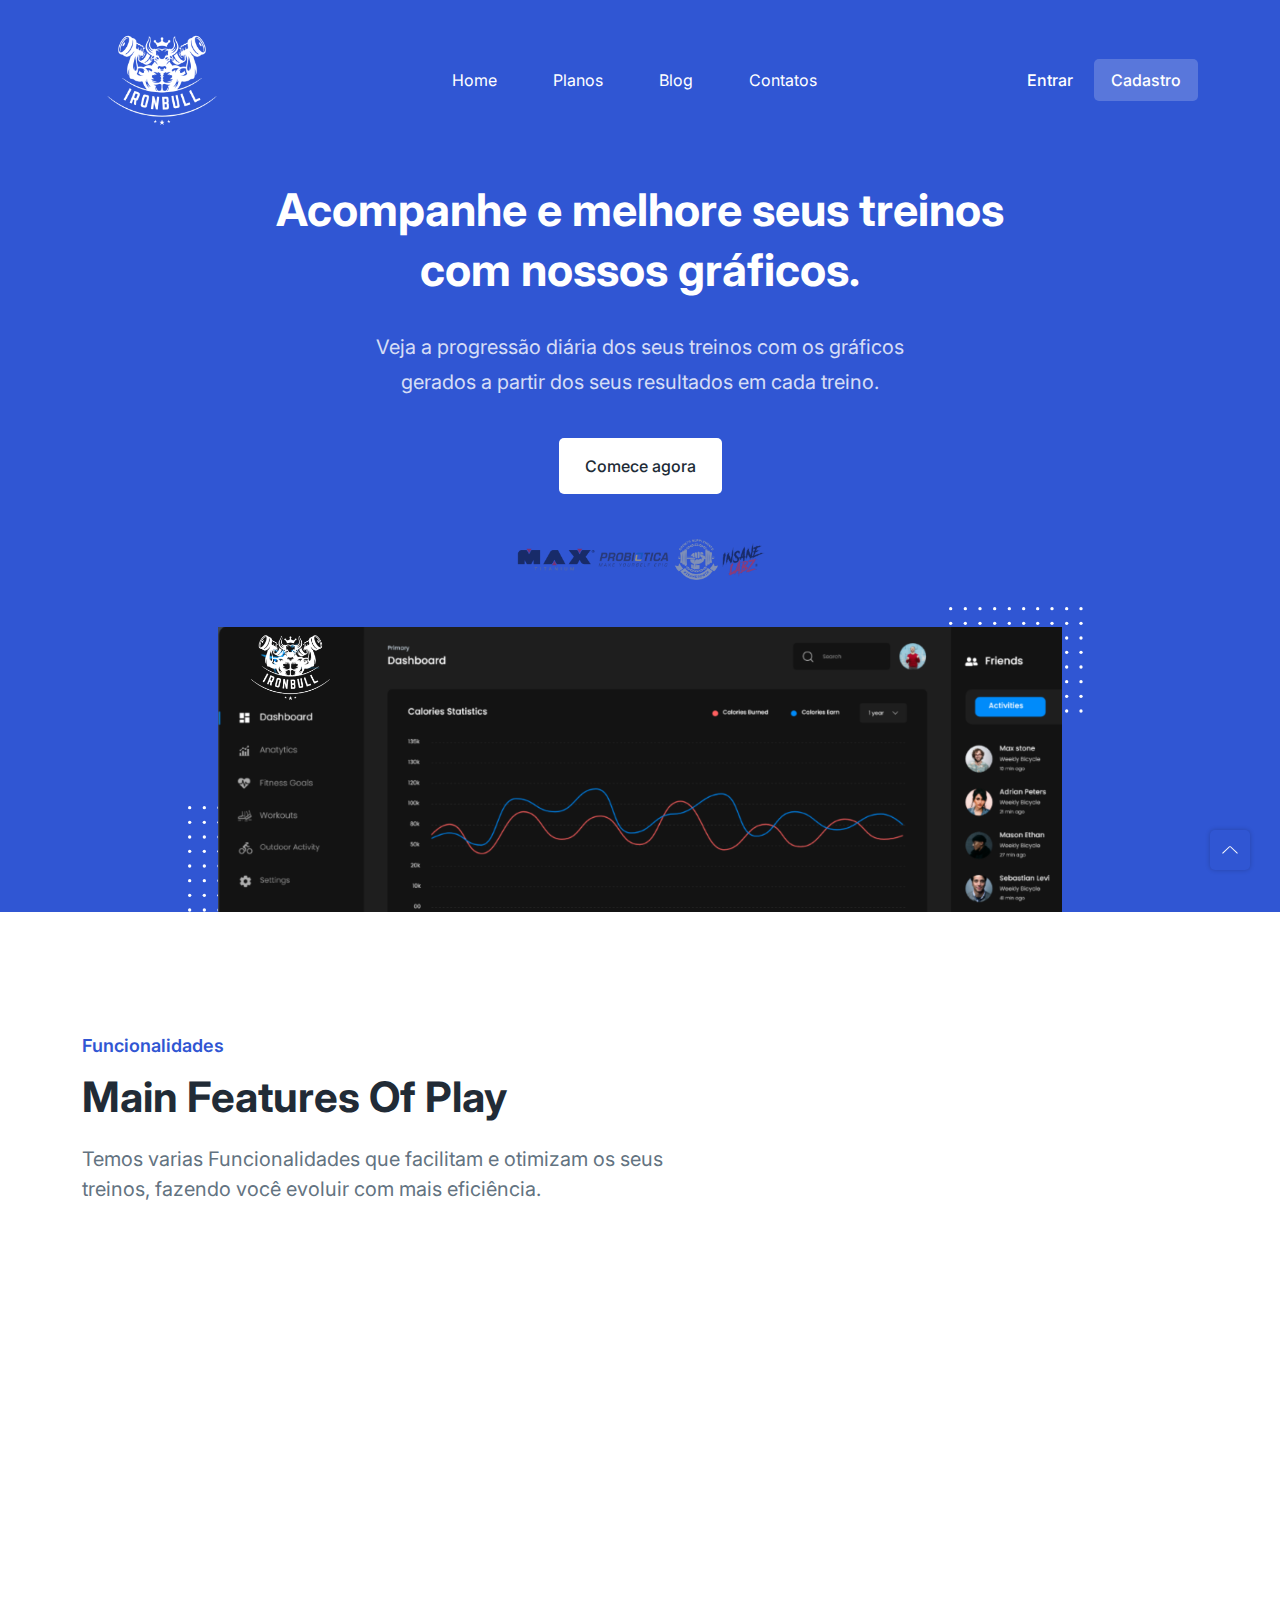
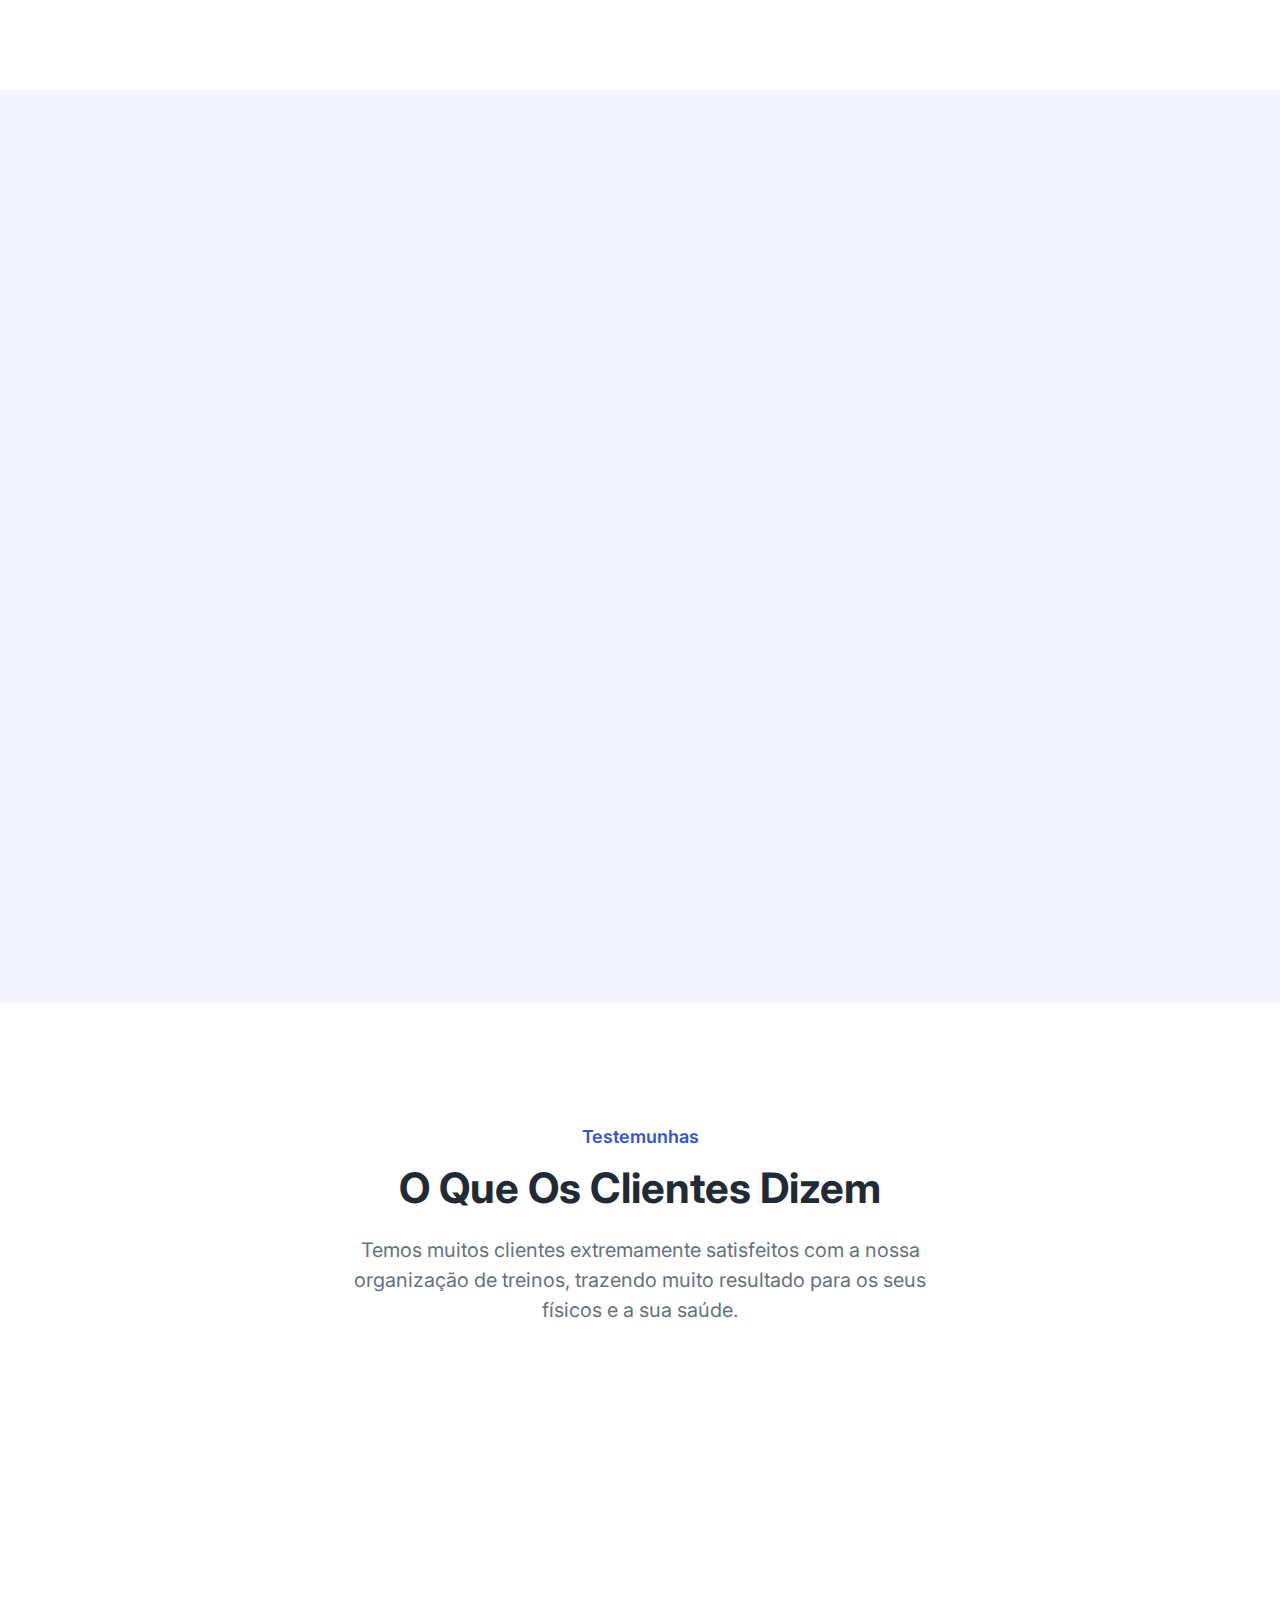
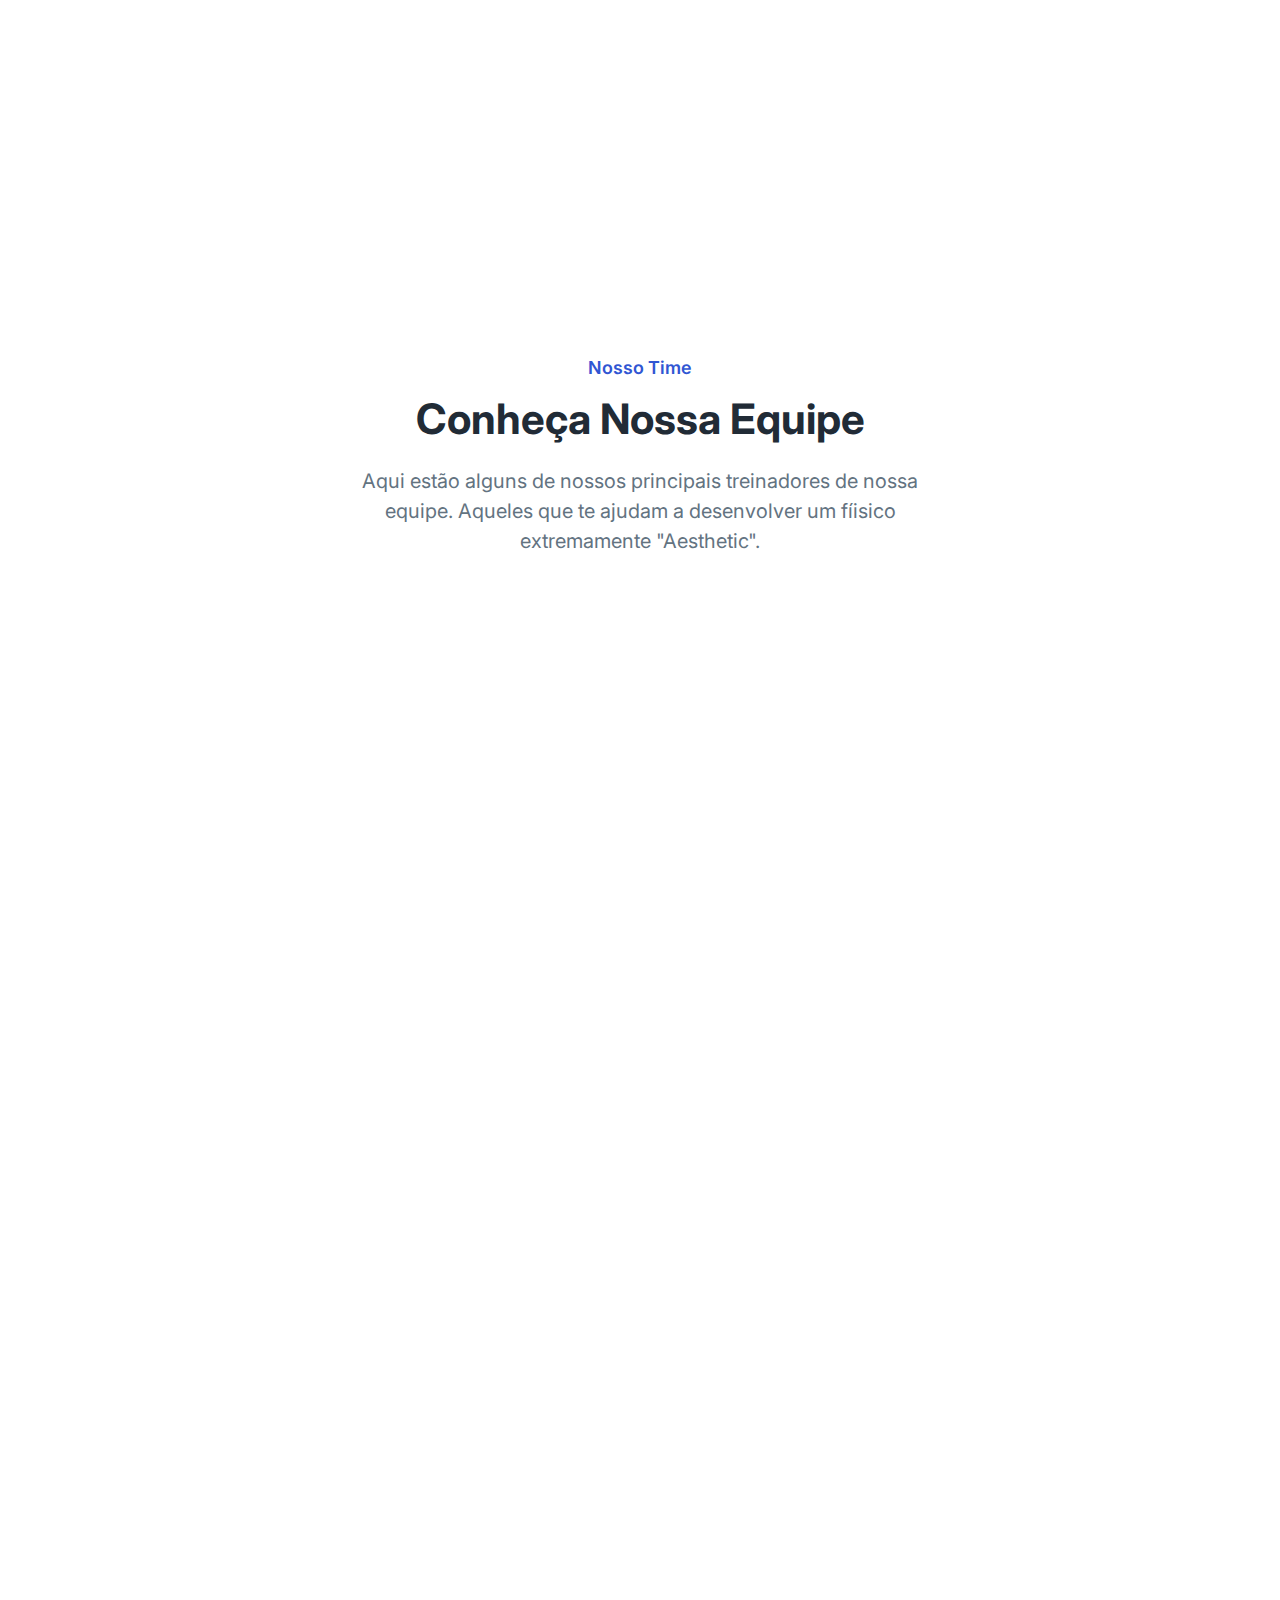
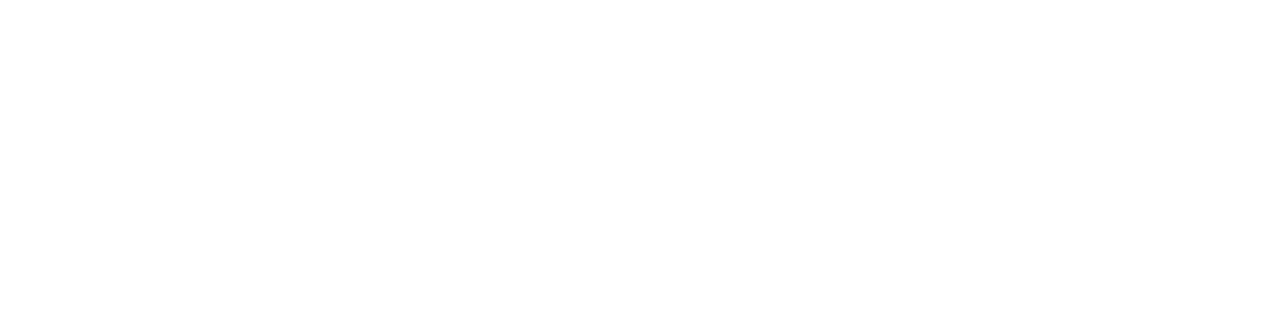
<file: index.html>
<!DOCTYPE html>
<html lang="en">
  <head>
    <meta charset="UTF-8" />
    <meta http-equiv="X-UA-Compatible" content="IE=edge" />
    <meta name="viewport" content="width=device-width, initial-scale=1.0" />
    <title>Play | Free Startup and SaaS Landing Page Template by UIdeck</title>

    <!-- Primary Meta Tags -->
    <meta
      name="title"
      content="Play - Free Open Source HTML Bootstrap Template by UIdeck"
    />
    <meta
      name="description"
      content="Play - Free Open Source HTML Bootstrap Template by UIdeck Team"
    />

    <!-- Open Graph / Facebook -->
    <meta property="og:type" content="website" />
    <meta property="og:url" content="https://uideck.com/play/" />
    <meta
      property="og:title"
      content="Play - Free Open Source HTML Bootstrap Template by UIdeck"
    />
    <meta
      property="og:description"
      content="Play - Free Open Source HTML Bootstrap Template by UIdeck Team"
    />

    <!-- Twitter -->
    <meta property="twitter:card" content="summary_large_image" />
    <meta property="twitter:url" content="https://uideck.com/play/" />
    <meta
      property="twitter:title"
      content="Play - Free Open Source HTML Bootstrap Template by UIdeck"
    />
    <meta
      property="twitter:description"
      content="Play - Free Open Source HTML Bootstrap Template by UIdeck Team"
    />

    <!--====== Favicon Icon ======-->
    <link
      rel="shortcut icon"
      href="assets/images/favicon.svg"
      type="image/svg"
    />

    <!-- ===== All CSS files ===== -->
    <link rel="stylesheet" href="assets/css/bootstrap.min.css" />
    <link rel="stylesheet" href="assets/css/animate.css" />
    <link rel="stylesheet" href="assets/css/lineicons.css" />
    <link rel="stylesheet" href="assets/css/ud-styles.css" />
  </head>
  <body>
    <!-- ====== Header Start ====== -->
    <header class="ud-header">
      <div class="container">
        <div class="row">
          <div class="col-lg-12">
            <nav class="navbar navbar-expand-lg">
              <a class="navbar-brand" href="index.html">
                <img src="assets/images/logo/logo.png" alt="Logo" />
              </a>
              <button class="navbar-toggler">
                <span class="toggler-icon"> </span>
                <span class="toggler-icon"> </span>
                <span class="toggler-icon"> </span>
              </button>

              <div class="navbar-collapse">
                <ul id="nav" class="navbar-nav mx-auto">
                  <li class="nav-item">
                    <a class="ud-menu-scroll" href="#home">Home</a>
                  </li>
                  <li class="nav-item">
                    <a href="planos.html">Planos</a>
                  </li>
                  <li class="nav-item">
                    <a href="blog.html">Blog</a>
                  </li>
                  <li class="nav-item">
                    <a href="contatos.html">Contatos</a>
                  </li>
                </ul>
              </div>

              <div class="navbar-btn d-none d-sm-inline-block">
                <a href="login.html" class="ud-main-btn ud-login-btn">
                  Entrar
                </a>
                <a class="ud-main-btn ud-white-btn" href="cadastro.html">
                  Cadastro
                </a>
              </div>
            </nav>
          </div>
        </div>
      </div>
    </header>
    <!-- ====== Header End ====== -->

    <!-- ====== Hero Start ====== -->
    <section class="ud-hero" id="home">
      <div class="container">
        <div class="row">
          <div class="col-lg-12">
            <div class="ud-hero-content wow fadeInUp" data-wow-delay=".2s">
              <h1 class="ud-hero-title">
                Acompanhe e melhore seus treinos com nossos gráficos.
              </h1>
              <p class="ud-hero-desc">
                Veja a progressão diária dos seus treinos com os gráficos
                gerados a partir dos seus resultados em cada treino.
              </p>

              <ul class="ud-hero-buttons">
                <li>
                  <a
                    href="planos.html"
                    rel="nofollow noopener"
                    class="ud-main-btn ud-white-btn"
                  >
                    Comece agora
                  </a>
                </li>
              </ul>
            </div>
            <div
              class="ud-hero-brands-wrapper wow fadeInUp"
              data-wow-delay=".3s"
            >
              <img src="assets/images/hero/brand.png" class="img" alt="brand" />
            </div>
            <div class="ud-hero-image wow fadeInUp" data-wow-delay=".25s">
              <img src="assets/images/hero/dashboard.png" alt="hero-image" />
              <img
                src="assets/images/hero/dotted-shape.svg"
                alt="shape"
                class="shape shape-1"
              />
              <img
                src="assets/images/hero/dotted-shape.svg"
                alt="shape"
                class="shape shape-2"
              />
            </div>
          </div>
        </div>
      </div>
    </section>
    <!-- ====== Hero End ====== -->

    <!-- ====== Features Start ====== -->
    <section id="features" class="ud-features">
      <div class="container">
        <div class="row">
          <div class="col-lg-12">
            <div class="ud-section-title">
              <span>Funcionalidades</span>
              <h2>Main Features of Play</h2>
              <p>
                Temos varias Funcionalidades que facilitam e otimizam os seus
                treinos, fazendo você evoluir com mais eficiência.
              </p>
            </div>
          </div>
        </div>
        <div class="row">
          <div class="col-xl-3 col-lg-3 col-sm-6">
            <div class="ud-single-feature wow fadeInUp" data-wow-delay=".1s">
              <div class="ud-feature-icon">
                <i class="lni lni-gift"></i>
              </div>
              <div class="ud-feature-content">
                <h3 class="ud-feature-title">Recompensas Diárias</h3>
                <p class="ud-feature-desc">
                  Recompensas diárias por ter feito exercícios físicos.
                </p>
                <a href="404.html" class="ud-feature-link"> Saiba Mais </a>
              </div>
            </div>
          </div>
          <div class="col-xl-3 col-lg-3 col-sm-6">
            <div class="ud-single-feature wow fadeInUp" data-wow-delay=".15s">
              <div class="ud-feature-icon">
                <i class="lni lni-move"></i>
              </div>
              <div class="ud-feature-content">
                <h3 class="ud-feature-title">Treinos Personalisados</h3>
                <p class="ud-feature-desc">
                  Treinos personalisados por profissionais da área.
                </p>
                <a href="404.html" class="ud-feature-link"> Saiba Mais </a>
              </div>
            </div>
          </div>
          <div class="col-xl-3 col-lg-3 col-sm-6">
            <div class="ud-single-feature wow fadeInUp" data-wow-delay=".2s">
              <div class="ud-feature-icon">
                <i class="lni lni-layout"></i>
              </div>
              <div class="ud-feature-content">
                <h3 class="ud-feature-title">Gráficos de Alta Qualidade</h3>
                <p class="ud-feature-desc">
                  Gráficos mostrando a sua evolução a cada treino .
                </p>
                <a href="404.html" class="ud-feature-link"> Saiba Mais </a>
              </div>
            </div>
          </div>
          <div class="col-xl-3 col-lg-3 col-sm-6">
            <div class="ud-single-feature wow fadeInUp" data-wow-delay=".25s">
              <div class="ud-feature-icon">
                <i class="lni lni-layers"></i>
              </div>
              <div class="ud-feature-content">
                <h3 class="ud-feature-title">Atendimento Medico</h3>
                <p class="ud-feature-desc">
                  Médicos especialiistas vão te auxiiliar no ganho de massa
                  muscular.
                </p>
                <a href="404.html" class="ud-feature-link"> Saiba Mais </a>
              </div>
            </div>
          </div>
        </div>
      </div>
    </section>
    <!-- ====== Features End ====== -->

    <!-- ====== About Start ====== -->
    <section id="about" class="ud-about">
      <div class="container">
        <div class="ud-about-wrapper wow fadeInUp" data-wow-delay=".2s">
          <div class="ud-about-content-wrapper">
            <div class="ud-about-content">
              <span class="tag">Sobre Nós</span>
              <h2>Vamos revolucionar o cuidado a saúde.</h2>
              <p>
                Nosso foco principal é trazer mais pessoas para para o mundo da
                musculação, com foco em trazer saúde para um maior número de
                pessoas o possivel. Para isso trazemos funcionalidades que
                facilitam o processo de inicialização, trazendo treinos,
                pré-preparados, feito por especalistas do mais alto gráu
                possivel.
              </p>

              <p>
                Em nossa equipe trazemos alguns treinadores e médicos
                nutricionistas dos mais importantes nomes do fisiculturimo para
                te auxiliar no ganho de performance.
              </p>
              <a href="404.html" class="ud-main-btn">Saiba Mais</a>
            </div>
          </div>
          <div class="ud-about-image">
            <img src="assets/images/about/sobre-nos.svg" alt="about-image" />
          </div>
        </div>
      </div>
    </section>
    <!-- ====== About End ====== -->

    <!-- ====== Testimonials Start ====== -->
    <section id="testimonials" class="ud-testimonials">
      <div class="container">
        <div class="row">
          <div class="col-lg-12">
            <div class="ud-section-title mx-auto text-center">
              <span>Testemunhas</span>
              <h2>O que os Clientes dizem</h2>
              <p>
                Temos muitos clientes extremamente satisfeitos com a nossa
                organização de treinos, trazendo muito resultado para os seus
                físicos e a sua saúde.
              </p>
            </div>
          </div>
        </div>

        <div class="row">
          <div class="col-lg-4 col-md-6">
            <div
              class="ud-single-testimonial wow fadeInUp"
              data-wow-delay=".1s"
            >
              <div class="ud-testimonial-ratings">
                <i class="lni lni-star-filled"></i>
                <i class="lni lni-star-filled"></i>
                <i class="lni lni-star-filled"></i>
                <i class="lni lni-star-filled"></i>
                <i class="lni lni-star-filled"></i>
              </div>
              <div class="ud-testimonial-content">
                <p>
                  “Treinadores muito bem capacitados, gráficos simples e
                  auto-explicativos. Recomendo!".
                </p>
              </div>
              <div class="ud-testimonial-info">
                <div class="ud-testimonial-image">
                  <img
                    src="assets/images/testimonials/igor3k.png"
                    alt="author"
                  />
                </div>
                <div class="ud-testimonial-meta">
                  <h4>Igor Coelho</h4>
                  <p>Founder @Flow Enterprises</p>
                </div>
              </div>
            </div>
          </div>
          <div class="col-lg-4 col-md-6">
            <div
              class="ud-single-testimonial wow fadeInUp"
              data-wow-delay=".15s"
            >
              <div class="ud-testimonial-ratings">
                <i class="lni lni-star-filled"></i>
                <i class="lni lni-star-filled"></i>
                <i class="lni lni-star-filled"></i>
                <i class="lni lni-star-filled"></i>
                <i class="lni lni-star-filled"></i>
              </div>
              <div class="ud-testimonial-content">
                <p>
                  “Os médicos são exelentes profissionais, muito educados e
                  atenciosos. Vale muito a pena!!!"
                </p>
              </div>
              <div class="ud-testimonial-info">
                <div class="ud-testimonial-image">
                  <img
                    src="assets/images/testimonials/sacani.png"
                    alt="author"
                  />
                </div>
                <div class="ud-testimonial-meta">
                  <h4>Sergio Sacani</h4>
                  <p>Founder @SpaceX</p>
                </div>
              </div>
            </div>
          </div>
          <div class="col-lg-4 col-md-6">
            <div
              class="ud-single-testimonial wow fadeInUp"
              data-wow-delay=".2s"
            >
              <div class="ud-testimonial-ratings">
                <i class="lni lni-star-filled"></i>
                <i class="lni lni-star-filled"></i>
                <i class="lni lni-star-filled"></i>
                <i class="lni lni-star-filled"></i>
                <i class="lni lni-star-filled"></i>
              </div>
              <div class="ud-testimonial-content">
                <p>
                  “Os treinadores realmente são de outro nível! Eles elevaram o
                  muito o meu treino!"
                </p>
              </div>
              <div class="ud-testimonial-info">
                <div class="ud-testimonial-image">
                  <img
                    src="assets/images/testimonials/gentili.png"
                    alt="author"
                  />
                </div>
                <div class="ud-testimonial-meta">
                  <h4>Danilo Gentili</h4>
                  <p>Founder @Globo & @SBT</p>
                </div>
              </div>
            </div>
          </div>
        </div>
        <div class="row">
          <div class="col-lg-12">
            <div class="ud-brands wow fadeInUp" data-wow-delay=".2s">
              <div class="ud-title">
                <h6>Confiado e Usado por</h6>
              </div>
              <div class="ud-brands-logo">
                <div class="ud-single-logo">
                  <img src="assets/images/brands/metroflex.png" alt="ayroui" />
                </div>
                <div class="ud-single-logo">
                  <img src="assets/images/brands/worldgym.png" alt="uideck" />
                </div>
                <div class="ud-single-logo">
                  <img
                    src="assets/images/brands/ironberg.png"
                    alt="graygrids"
                  />
                </div>
                <div class="ud-single-logo">
                  <img
                    src="assets/images/brands/maxtitanium.png"
                    alt="lineicons"
                  />
                </div>
                <div class="ud-single-logo">
                  <img
                    src="assets/images/brands/bodytech.png"
                    alt="ecommerce-html"
                  />
                </div>
              </div>
            </div>
          </div>
        </div>
      </div>
    </section>
    <!-- ====== Testimonials End ====== -->

    <!-- ====== Team Start ====== -->
    <section id="team" class="ud-team">
      <!-- Explicação Start -->
      <div class="container">
        <div class="row">
          <div class="col-lg-12">
            <div class="ud-section-title mx-auto text-center">
              <span>Nosso Time</span>
              <h2>Conheça nossa Equipe</h2>
              <p>
                Aqui estão alguns de nossos principais treinadores de nossa
                equipe. Aqueles que te ajudam a desenvolver um fíisico
                extremamente "Aesthetic".
              </p>
            </div>
          </div>
        </div>
        <!-- Explicação End -->
        <div class="row">
          <!-- Treinadores -->

          <!-- Treinador Físico 01 Start -->
          <div class="col-xl-3 col-lg-3 col-sm-6">
            <div class="ud-single-team wow fadeInUp" data-wow-delay=".1s">
              <div class="ud-team-image-wrapper">
                <div class="ud-team-image">
                  <img src="assets/images/team/cariani.png" alt="team" />
                </div>

                <img
                  src="assets/images/team/dotted-shape.svg"
                  alt="shape"
                  class="shape shape-1"
                />
                <img
                  src="assets/images/team/shape-2.svg"
                  alt="shape"
                  class="shape shape-2"
                />
              </div>
              <div class="ud-team-info">
                <h5>Renato Cariani</h5>
                <h6>Trenador Físico</h6>
              </div>
              <ul class="ud-team-socials">
                <li>
                  <a
                    href="https://www.facebook.com/renatocarianiatleta"
                    target="_blank"
                  >
                    <i class="lni lni-facebook-filled"></i>
                  </a>
                </li>
                <li>
                  <a href="https://twitter.com/renatocariani_" target="_blank">
                    <i class="lni lni-twitter-filled"></i>
                  </a>
                </li>
                <li>
                  <a
                    href="https://www.instagram.com/renato_cariani/"
                    target="_blank"
                  >
                    <i class="lni lni-instagram-filled"></i>
                  </a>
                </li>
              </ul>
            </div>
          </div>

          <!-- Treinador Físico 01 End -->

          <!-- Treinador Físico 02 Start -->
          <div class="col-xl-3 col-lg-3 col-sm-6">
            <div class="ud-single-team wow fadeInUp" data-wow-delay=".15s">
              <div class="ud-team-image-wrapper">
                <div class="ud-team-image">
                  <img src="assets/images/team/balestrin.png" alt="team" />
                </div>

                <img
                  src="assets/images/team/dotted-shape.svg"
                  alt="shape"
                  class="shape shape-1"
                />
                <img
                  src="assets/images/team/shape-2.svg"
                  alt="shape"
                  class="shape shape-2"
                />
              </div>
              <div class="ud-team-info">
                <h5>Julio Balestrin</h5>
                <h6>Treinador Físico</h6>
              </div>
              <ul class="ud-team-socials">
                <li>
                  <a
                    href="https://www.facebook.com/julio.balestrin"
                    target="_blank"
                  >
                    <i class="lni lni-facebook-filled"></i>
                  </a>
                </li>
                <li>
                  <a href="404.html" target="_blank">
                    <i class="lni lni-twitter-filled"></i>
                  </a>
                </li>
                <li>
                  <a
                    href="https://www.instagram.com/juliobalestrinoficial/"
                    target="_blank"
                  >
                    <i class="lni lni-instagram-filled"></i>
                  </a>
                </li>
              </ul>
            </div>
          </div>

          <!-- Treinador Físico 02 End -->

          <!-- Treinador Físico 03 Start -->
          <div class="col-xl-3 col-lg-3 col-sm-6">
            <div class="ud-single-team wow fadeInUp" data-wow-delay=".2s">
              <div class="ud-team-image-wrapper">
                <div class="ud-team-image">
                  <img src="assets/images/team/johann.png" alt="team" />
                </div>

                <img
                  src="assets/images/team/dotted-shape.svg"
                  alt="shape"
                  class="shape shape-1"
                />
                <img
                  src="assets/images/team/shape-2.svg"
                  alt="shape"
                  class="shape shape-2"
                />
              </div>
              <div class="ud-team-info">
                <h5>Johann Schatz</h5>
                <h6>Treinador Físico</h6>
              </div>
              <ul class="ud-team-socials">
                <li>
                  <a
                    href="https://www.facebook.com/johann.schatz.7"
                    target="_blank"
                  >
                    <i class="lni lni-facebook-filled"></i>
                  </a>
                </li>
                <li>
                  <a href="404.html" target="_blank">
                    <i class="lni lni-twitter-filled"></i>
                  </a>
                </li>
                <li>
                  <a
                    href="https://www.instagram.com/johannschatztreinador/"
                    target="_blank"
                  >
                    <i class="lni lni-instagram-filled"></i>
                  </a>
                </li>
              </ul>
            </div>
          </div>
          <div class="col-xl-3 col-lg-3 col-sm-6">
            <div class="ud-single-team wow fadeInUp" data-wow-delay=".25s">
              <div class="ud-team-image-wrapper">
                <div class="ud-team-image">
                  <img src="assets/images/team/pacho.png" alt="team" />
                </div>

                <img
                  src="assets/images/team/dotted-shape.svg"
                  alt="shape"
                  class="shape shape-1"
                />
                <img
                  src="assets/images/team/shape-2.svg"
                  alt="shape"
                  class="shape shape-2"
                />
              </div>
              <div class="ud-team-info">
                <h5>Fabrício Pacholok</h5>
                <h6>Trainador Físico</h6>
              </div>
              <ul class="ud-team-socials">
                <li>
                  <a
                    href="https://www.facebook.com/treinadorfabriciopacholok/"
                    target="_blank"
                  >
                    <i class="lni lni-facebook-filled"></i>
                  </a>
                </li>
                <li>
                  <a
                    href="https://twitter.com/fabriciopacholk?lang=en"
                    target="_blank"
                  >
                    <i class="lni lni-twitter-filled"></i>
                  </a>
                </li>
                <li>
                  <a
                    href="https://www.instagram.com/fabriciopacholok/?hl=en"
                    target="_blank"
                  >
                    <i class="lni lni-instagram-filled"></i>
                  </a>
                </li>
              </ul>
            </div>
          </div>
          <!-- Treinador Físico 03 Start -->

          <!-- Treinador Físico End -->

          <!-- Nutricionista Start -->

          <!-- Nutricionista 01 Start -->
          <div class="col-xl-3 col-lg-3 col-sm-6">
            <div class="ud-single-team wow fadeInUp" data-wow-delay=".25s">
              <div class="ud-team-image-wrapper">
                <div class="ud-team-image">
                  <img src="assets/images/team/tati.png" alt="team" />
                </div>

                <img
                  src="assets/images/team/dotted-shape.svg"
                  alt="shape"
                  class="shape shape-1"
                />
                <img
                  src="assets/images/team/shape-2.svg"
                  alt="shape"
                  class="shape shape-2"
                />
              </div>
              <div class="ud-team-info">
                <h5>Tatiane Cariani</h5>
                <h6>Médico Nutricionista</h6>
              </div>
              <ul class="ud-team-socials">
                <li>
                  <a
                    href="https://www.facebook.com/taticarianinutricionista/?locale=pt_BR"
                    target="_blank"
                  >
                    <i class="lni lni-facebook-filled"></i>
                  </a>
                </li>
                <li>
                  <a href="https://twitter.com/taticariani" target="_blank">
                    <i class="lni lni-twitter-filled"></i>
                  </a>
                </li>
                <li>
                  <a
                    href="https://www.instagram.com/taticariani_/?hl=en"
                    target="_blank"
                  >
                    <i class="lni lni-instagram-filled"></i>
                  </a>
                </li>
              </ul>
            </div>
          </div>
          <!-- Nutricionista 01 End -->

          <!-- Nutricionista 02 Start -->
          <div class="col-xl-3 col-lg-3 col-sm-6">
            <div class="ud-single-team wow fadeInUp" data-wow-delay=".1s">
              <div class="ud-team-image-wrapper">
                <div class="ud-team-image">
                  <img src="assets/images/team/rodrigogoes.png" alt="team" />
                </div>

                <img
                  src="assets/images/team/dotted-shape.svg"
                  alt="shape"
                  class="shape shape-1"
                />
                <img
                  src="assets/images/team/shape-2.svg"
                  alt="shape"
                  class="shape shape-2"
                />
              </div>
              <div class="ud-team-info">
                <h5>Rodrigo Góes</h5>
                <h6>Médico Nutricionista</h6>
              </div>
              <ul class="ud-team-socials">
                <li>
                  <a
                    href="https://www.facebook.com/ElizabethGowther"
                    target="_blank"
                  >
                    <i class="lni lni-facebook-filled"></i>
                  </a>
                </li>
                <li>
                  <a href="https://twitter.com/goes_rodrigom" target="_blank">
                    <i class="lni lni-twitter-filled"></i>
                  </a>
                </li>
                <li>
                  <a
                    href="https://www.instagram.com/rodrigoamgoes/?hl=en"
                    target="_blank"
                  >
                    <i class="lni lni-instagram-filled"></i>
                  </a>
                </li>
              </ul>
            </div>
          </div>

          <!-- Nutricionista 02 End -->

          <!-- Nutricionista 03 Start -->
          <div class="col-xl-3 col-lg-3 col-sm-6">
            <div class="ud-single-team wow fadeInUp" data-wow-delay=".25s">
              <div class="ud-team-image-wrapper">
                <div class="ud-team-image">
                  <img src="assets/images/team/muzi.png" alt="team" />
                </div>

                <img
                  src="assets/images/team/dotted-shape.svg"
                  alt="shape"
                  class="shape shape-1"
                />
                <img
                  src="assets/images/team/shape-2.svg"
                  alt="shape"
                  class="shape shape-2"
                />
              </div>
              <div class="ud-team-info">
                <h5>Paulo Muzy</h5>
                <h6>Médico Nutricionista</h6>
              </div>
              <ul class="ud-team-socials">
                <li>
                  <a href="https://www.facebook.com/paulomuzy" target="_blank">
                    <i class="lni lni-facebook-filled"></i>
                  </a>
                </li>
                <li>
                  <a href="https://twitter.com/paulomuzy" target="_blank">
                    <i class="lni lni-twitter-filled"></i>
                  </a>
                </li>
                <li>
                  <a
                    href="https://www.instagram.com/paulomuzy/"
                    target="_blank"
                  >
                    <i class="lni lni-instagram-filled"></i>
                  </a>
                </li>
              </ul>
            </div>
          </div>
          <!-- Nutricionista 03 End -->

          <!-- Nutricionista 04 Start -->
          <div class="col-xl-3 col-lg-3 col-sm-6">
            <div class="ud-single-team wow fadeInUp" data-wow-delay=".2s">
              <div class="ud-team-image-wrapper">
                <div class="ud-team-image">
                  <img src="assets/images/team/giga.png" alt="team" />
                </div>

                <img
                  src="assets/images/team/dotted-shape.svg"
                  alt="shape"
                  class="shape shape-1"
                />
                <img
                  src="assets/images/team/shape-2.svg"
                  alt="shape"
                  class="shape shape-2"
                />
              </div>
              <div class="ud-team-info">
                <h5>Fabio Giga</h5>
                <h6>Médico Nutricionista</h6>
              </div>
              <ul class="ud-team-socials">
                <li>
                  <a
                    href="https://www.facebook.com/fabiogigaoficial/?locale=pt_BR"
                    target="_blank"
                  >
                    <i class="lni lni-facebook-filled"></i>
                  </a>
                </li>
                <li>
                  <a href="https://twitter.com/FabioGigaFrases" target="_blank">
                    <i class="lni lni-twitter-filled"></i>
                  </a>
                </li>
                <li>
                  <a
                    href="https://www.instagram.com/fabiogigapro/"
                    target="_blank"
                  >
                    <i class="lni lni-instagram-filled"></i>
                  </a>
                </li>
              </ul>
            </div>
          </div>
          <!-- Nutricionista 04 End -->
        </div>
      </div>
      <!-- Nutricionista End -->
    </section>
    <!-- ====== Team End ====== -->

    <!-- ====== Footer Start ====== -->
    <footer class="ud-footer wow fadeInUp" data-wow-delay=".15s">
      <div class="shape shape-1">
        <img src="assets/images/footer/shape-1.svg" alt="shape" />
      </div>
      <div class="shape shape-2">
        <img src="assets/images/footer/shape-2.svg" alt="shape" />
      </div>
      <div class="shape shape-3">
        <img src="assets/images/footer/shape-3.svg" alt="shape" />
      </div>
      <div class="ud-footer-widgets">
        <div class="container">
          <div class="row">
            <div class="col-xl-3 col-lg-4 col-md-6">
              <div class="ud-widget">
                <a href="index.html" class="ud-footer-logo">
                  <img src="assets/images/logo/logo.png" alt="logo" />
                </a>
                <p class="ud-widget-desc">
                  Melhore a performance dos seus treinos com gráficos e ajuda
                  profissional.
                </p>
                <ul class="ud-widget-socials">
                  <li>
                    <a
                      href="https://www.facebook.com/Hikkachinn"
                      target="_blank"
                    >
                      <i class="lni lni-facebook-filled"></i>
                    </a>
                  </li>
                  <li>
                    <a href="https://twitter.com/hardz85977998" target="_blank">
                      <i class="lni lni-twitter-filled"></i>
                    </a>
                  </li>
                  <li>
                    <a
                      href="https://www.instagram.com/hikaru_ogasawara/"
                      target="_blank"
                    >
                      <i class="lni lni-instagram-filled"></i>
                    </a>
                  </li>
                  <li>
                    <a
                      href="https://www.linkedin.com/in/hikaru-ogasawara"
                      target="_blank"
                    >
                      <i class="lni lni-linkedin-original"></i>
                    </a>
                  </li>
                </ul>
              </div>
            </div>

            <div class="col-xl-2 col-lg-2 col-md-6 col-sm-6">
              <div class="ud-widget">
                <h5 class="ud-widget-title">Páginas</h5>
                <ul class="ud-widget-links">
                  <li>
                    <a href="index.html">Home</a>
                  </li>
                  <li>
                    <a href="planos.html">Planos</a>
                  </li>
                  <li>
                    <a href="blog.html">Blog</a>
                  </li>
                  <li>
                    <a href="contatos.html">Contatos</a>
                  </li>
                </ul>
              </div>
            </div>
            <div class="col-xl-2 col-lg-3 col-md-6 col-sm-6">
              <div class="ud-widget">
                <h5 class="ud-widget-title">Acessibilidade</h5>
                <ul class="ud-widget-links">
                  <li>
                    <a href="404.html">Sobre o Bulliron!</a>
                  </li>
                  <li>
                    <a href="404.html">Comunidade</a>
                  </li>
                  <li>
                    <a href="404.html">Contato</a>
                  </li>
                </ul>
              </div>
            </div>
            <div class="col-xl-2 col-lg-3 col-md-6 col-sm-6">
              <div class="ud-widget">
                <h5 class="ud-widget-title">Nossa comunidade</h5>
                <ul class="ud-widget-links">
                  <li>
                    <a href="404.html" rel="nofollow noopner" target="_blank"
                      >Trabalhe Conosco
                    </a>
                  </li>
                  <li>
                    <a href="404.html" rel="nofollow noopner" target="_blank"
                      >Seja um franqueado</a
                    >
                  </li>
                  <li>
                    <a
                      href="
                      404.html"
                      rel="nofollow noopner"
                      target="_blank"
                      >Publique seus blogs</a
                    >
                  </li>
                  <li>
                    <a href="404.html" rel="nofollow noopner" target="_blank"
                      >Unidades</a
                    >
                  </li>
                </ul>
              </div>
            </div>
            <div class="col-xl-3 col-lg-6 col-md-8 col-sm-10">
              <div class="ud-widget">
                <h5 class="ud-widget-title">Parceiros</h5>
                <ul class="ud-widget-brands">
                  <li>
                    <a
                      href="https://www.ironberg.com.br"
                      rel="nofollow noopner"
                      target="_blank"
                    >
                      <img
                        src="assets/images/footer/brands/ironberg.png"
                        alt="ayroui"
                      />
                    </a>
                  </li>
                  <li>
                    <a
                      href="https://www.maxtitanium.com.br"
                      rel="nofollow noopner"
                      target="_blank"
                    >
                      <img
                        src="assets/images/footer/brands/maxtitanium.png"
                        alt="ecommerce-html"
                      />
                    </a>
                  </li>
                  <li>
                    <a
                      href="https://www.bodytech.com.br"
                      rel="nofollow noopner"
                      target="_blank"
                    >
                      <img
                        src="assets/images/footer/brands/bodytech.png"
                        alt="graygrids"
                      />
                    </a>
                  </li>
                  <li>
                    <a
                      href="https://www.probiotica.com.br"
                      rel="nofollow noopner"
                      target="_blank"
                    >
                      <img
                        src="assets/images/footer/brands/probiotica.png"
                        alt="lineicons"
                      />
                    </a>
                  </li>
                  <li>
                    <a
                      href="https://www.metroflexgym.com"
                      rel="nofollow noopner"
                      target="_blank"
                    >
                      <img
                        src="assets/images/footer/brands/metroflex.png"
                        alt="uideck"
                      />
                    </a>
                  </li>
                  <li>
                    <a
                      href="https://insanelabz.com"
                      rel="nofollow noopner"
                      target="_blank"
                    >
                      <img
                        src="assets/images/footer/brands/insanelabz.png"
                        alt="tailwindtemplates"
                      />
                    </a>
                  </li>
                </ul>
              </div>
            </div>
          </div>
        </div>
      </div>
      <div class="ud-footer-bottom">
        <div class="container">
          <div class="row">
            <div class="col-md-8">
              <ul class="ud-footer-bottom-left">
                <li>
                  <a href="404.html">Políticas de Privacidade</a>
                </li>
                <li>
                  <a href="404.html">Políticas de Cookies</a>
                </li>
                <li>
                  <a href="404.html">Termos e condições</a>
                </li>
              </ul>
            </div>
            <div class="col-md-4">
              <p class="ud-footer-bottom-right">
                Designed and Developed by
                <a href="https://github.com/Hikaru-0gasawara" rel="nofollow"
                  >Hikaru Ogasawara</a
                >
              </p>
            </div>
          </div>
        </div>
      </div>
    </footer>
    <!-- ====== Footer End ====== -->

    <!-- ====== Back To Top Start ====== -->
    <a href="javascript:void(0)" class="back-to-top">
      <i class="lni lni-chevron-up"> </i>
    </a>
    <!-- ====== Back To Top End ====== -->

    <!-- ====== All Javascript Files ====== -->
    <script src="assets/js/bootstrap.bundle.min.js"></script>
    <script src="assets/js/wow.min.js"></script>
    <script src="assets/js/main.js"></script>
    <script>
      // ==== for menu scroll
      const pageLink = document.querySelectorAll(".ud-menu-scroll");

      pageLink.forEach((elem) => {
        elem.addEventListener("click", (e) => {
          e.preventDefault();
          document.querySelector(elem.getAttribute("href")).scrollIntoView({
            behavior: "smooth",
            offsetTop: 1 - 60,
          });
        });
      });

      // section menu active
      function onScroll(event) {
        const sections = document.querySelectorAll(".ud-menu-scroll");
        const scrollPos =
          window.pageYOffset ||
          document.documentElement.scrollTop ||
          document.body.scrollTop;

        for (let i = 0; i < sections.length; i++) {
          const currLink = sections[i];
          const val = currLink.getAttribute("href");
          const refElement = document.querySelector(val);
          const scrollTopMinus = scrollPos + 73;
          if (
            refElement.offsetTop <= scrollTopMinus &&
            refElement.offsetTop + refElement.offsetHeight > scrollTopMinus
          ) {
            document
              .querySelector(".ud-menu-scroll")
              .classList.remove("active");
            currLink.classList.add("active");
          } else {
            currLink.classList.remove("active");
          }
        }
      }

      window.document.addEventListener("scroll", onScroll);
    </script>
  </body>
</html>
</file>
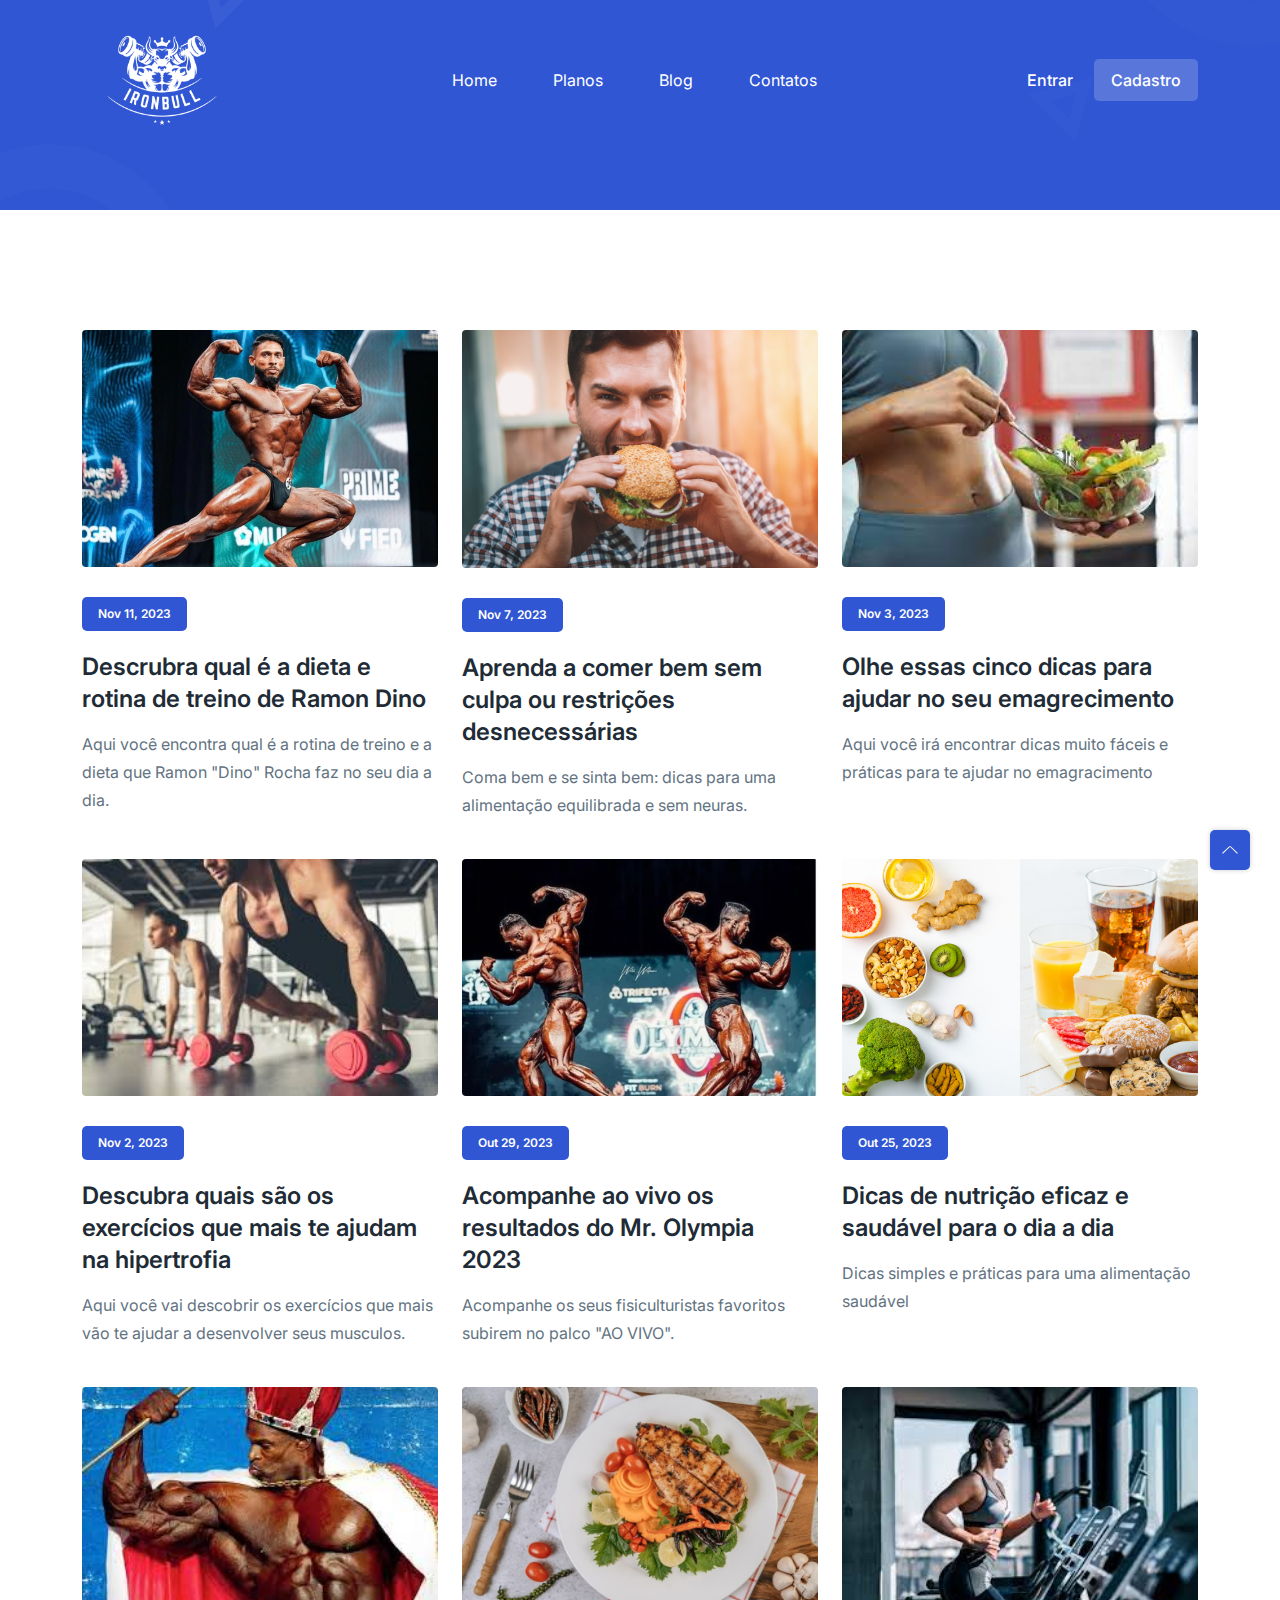
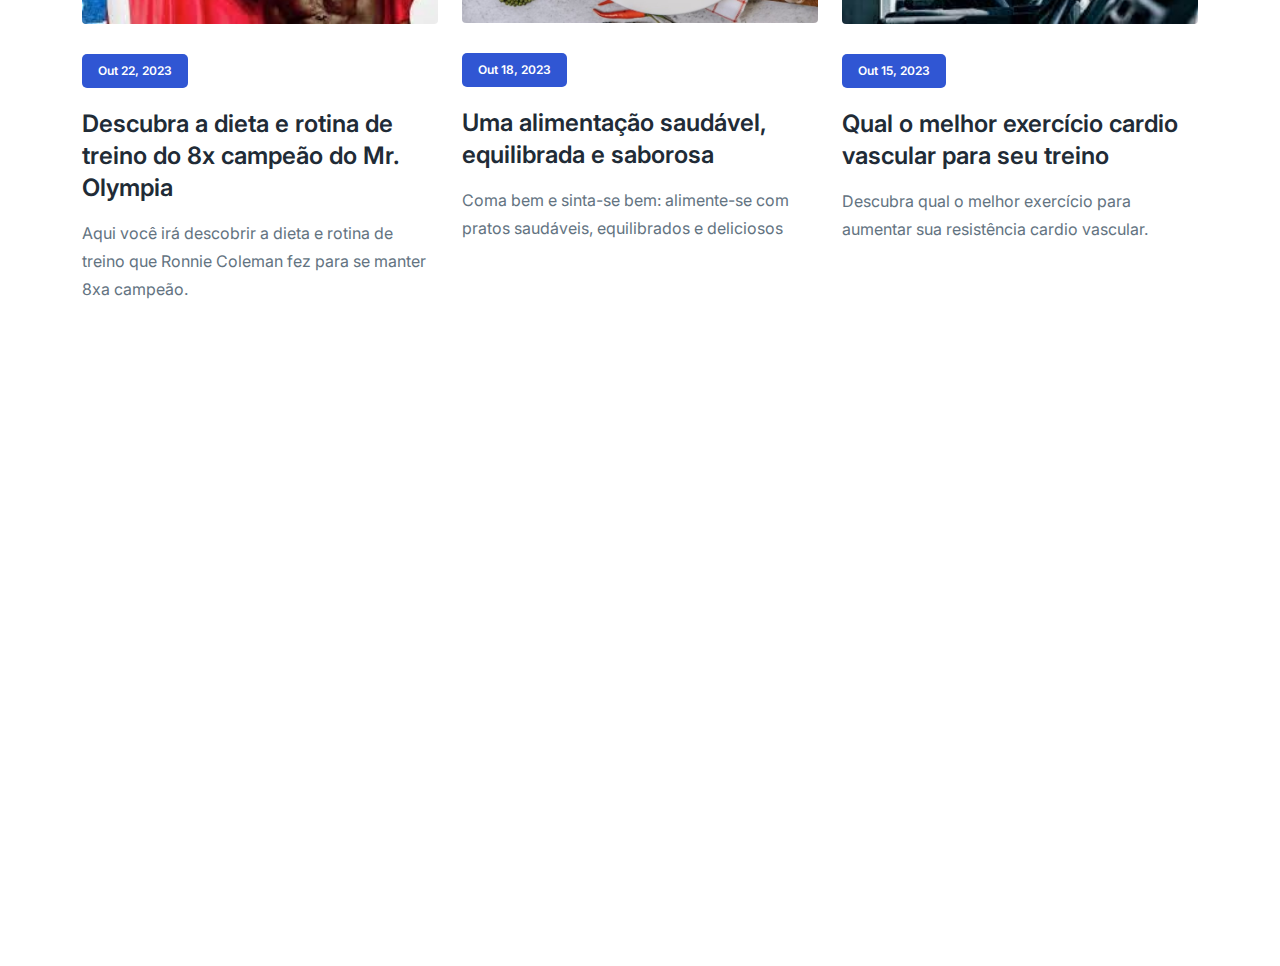
<file: blog.html>
<!-- =========

	Template Name: Play
	Author: UIdeck
	Author URI: https://uideck.com/
	Support: https://uideck.com/support/
	Version: 1.1

========== -->

<!DOCTYPE html>
<html lang="en">
  <head>
    <meta charset="UTF-8" />
    <meta http-equiv="X-UA-Compatible" content="IE=edge" />
    <meta name="viewport" content="width=device-width, initial-scale=1.0" />
    <title>IRONBULL | Blog</title>

    <!--====== Favicon Icon ======-->
    <link
      rel="shortcut icon"
      href="assets/images/logo/logo.png"
      type="image/svg"
    />

    <!-- ===== All CSS files ===== -->
    <link rel="stylesheet" href="assets/css/bootstrap.min.css" />
    <link rel="stylesheet" href="assets/css/animate.css" />
    <link rel="stylesheet" href="assets/css/lineicons.css" />
    <link rel="stylesheet" href="assets/css/ud-styles.css" />
  </head>
  <body>
    <!-- ====== Header Start ====== -->
    <header class="ud-header">
      <div class="container">
        <div class="row">
          <div class="col-lg-12">
            <nav class="navbar navbar-expand-lg">
              <a class="navbar-brand" href="index.html">
                <img src="assets/images/logo/logo.png" alt="Logo" />
              </a>
              <button class="navbar-toggler">
                <span class="toggler-icon"> </span>
                <span class="toggler-icon"> </span>
                <span class="toggler-icon"> </span>
              </button>

              <div class="navbar-collapse">
                <ul id="nav" class="navbar-nav mx-auto">
                  <li class="nav-item">
                    <a class="ud-menu-scroll" href="index.html">Home</a>
                  </li>

                  <li class="nav-item">
                    <a class="ud-menu-scroll" href="planos.html">Planos</a>
                  </li>
                  <li class="nav-item">
                    <a class="ud-menu-scroll" href="blog.html">Blog</a>
                  </li>
                  <li class="nav-item">
                    <a class="ud-menu-scroll" href="contatos.html">Contatos</a>
                  </li>
                </ul>
              </div>

              <div class="navbar-btn d-none d-sm-inline-block">
                <a href="login.html" class="ud-main-btn ud-login-btn">
                  Entrar
                </a>
                <a href="cadastro.html" class="ud-main-btn ud-white-btn">
                  Cadastro
                </a>
              </div>
            </nav>
          </div>
        </div>
      </div>
    </header>
    <!-- ====== Header End ====== -->

    <!-- ====== Banner Start ====== -->
    <section class="ud-page-banner">
      <div class="container">
        <div class="row">
          <div class="col-lg-12">
            <div class="ud-banner-content"></div>
          </div>
        </div>
      </div>
    </section>
    <!-- ====== Banner End ====== -->

    <!-- ====== Blog Start ====== -->
    <section class="ud-blog-grids">
      <div class="container">
        <div class="row">
          <div class="col-lg-4 col-md-6">
            <div class="ud-single-blog">
              <div class="ud-blog-image">
                <a href="blog-details.html">
                  <img src="assets/images/blog/ramon.jpg" alt="blog" />
                </a>
              </div>
              <div class="ud-blog-content">
                <span class="ud-blog-date">Nov 11, 2023</span>
                <h3 class="ud-blog-title">
                  <a href="blog-details.html">
                    Descrubra qual é a dieta e rotina de treino de Ramon Dino
                  </a>
                </h3>
                <p class="ud-blog-desc">
                  Aqui você encontra qual é a rotina de treino e a dieta que
                  Ramon "Dino" Rocha faz no seu dia a dia.
                </p>
              </div>
            </div>
          </div>
          <div class="col-lg-4 col-md-6">
            <div class="ud-single-blog">
              <div class="ud-blog-image">
                <a href="404.html">
                  <img src="assets/images/blog/hamburguer.jpg " alt="blog" />
                </a>
              </div>
              <div class="ud-blog-content">
                <span class="ud-blog-date">Nov 7, 2023</span>
                <h3 class="ud-blog-title">
                  <a href="404.html">
                    Aprenda a comer bem sem culpa ou restrições desnecessárias
                  </a>
                </h3>
                <p class="ud-blog-desc">
                  Coma bem e se sinta bem: dicas para uma alimentação
                  equilibrada e sem neuras.
                </p>
              </div>
            </div>
          </div>
          <div class="col-lg-4 col-md-6">
            <div class="ud-single-blog">
              <div class="ud-blog-image">
                <a href="blog-details.html">
                  <img src="assets/images/blog/emagrecer.jpg" alt="blog" />
                </a>
              </div>
              <div class="ud-blog-content">
                <span class="ud-blog-date">Nov 3, 2023</span>
                <h3 class="ud-blog-title">
                  <a href="blog-details.html">
                    Olhe essas cinco dicas para ajudar no seu emagrecimento
                  </a>
                </h3>
                <p class="ud-blog-desc">
                  Aqui você irá encontrar dicas muito fáceis e práticas para te
                  ajudar no emagracimento
                </p>
              </div>
            </div>
          </div>
          <div class="col-lg-4 col-md-6">
            <div class="ud-single-blog">
              <div class="ud-blog-image">
                <a href="blog-details.html">
                  <img src="assets/images/blog/hipertrofia.jpg" alt="blog" />
                </a>
              </div>
              <div class="ud-blog-content">
                <span class="ud-blog-date">Nov 2, 2023</span>
                <h3 class="ud-blog-title">
                  <a href="blog-details.html">
                    Descubra quais são os exercícios que mais te ajudam na
                    hipertrofia
                  </a>
                </h3>
                <p class="ud-blog-desc">
                  Aqui você vai descobrir os exercícios que mais vão te ajudar a
                  desenvolver seus musculos.
                </p>
              </div>
            </div>
          </div>
          <div class="col-lg-4 col-md-6">
            <div class="ud-single-blog">
              <div class="ud-blog-image">
                <a href="blog-details.html">
                  <img src="assets/images/blog/fisiculturimo.jpg" alt="blog" />
                </a>
              </div>
              <div class="ud-blog-content">
                <span class="ud-blog-date">Out 29, 2023</span>
                <h3 class="ud-blog-title">
                  <a href="blog-details.html">
                    Acompanhe ao vivo os resultados do Mr. Olympia 2023
                  </a>
                </h3>
                <p class="ud-blog-desc">
                  Acompanhe os seus fisiculturistas favoritos subirem no palco
                  "AO VIVO".
                </p>
              </div>
            </div>
          </div>
          <div class="col-lg-4 col-md-6">
            <div class="ud-single-blog">
              <div class="ud-blog-image">
                <a href="blog-details.html">
                  <img src="assets/images/blog/saudavel.jpg" alt="blog" />
                </a>
              </div>
              <div class="ud-blog-content">
                <span class="ud-blog-date">Out 25, 2023</span>
                <h3 class="ud-blog-title">
                  <a href="blog-details.html">
                    Dicas de nutrição eficaz e saudável para o dia a dia
                  </a>
                </h3>
                <p class="ud-blog-desc">
                  Dicas simples e práticas para uma alimentação saudável
                </p>
              </div>
            </div>
          </div>
          <div class="col-lg-4 col-md-6">
            <div class="ud-single-blog">
              <div class="ud-blog-image">
                <a href="blog-details.html">
                  <img src="assets/images/blog/theking.jpg" alt="blog" />
                </a>
              </div>
              <div class="ud-blog-content">
                <span class="ud-blog-date">Out 22, 2023</span>
                <h3 class="ud-blog-title">
                  <a href="blog-details.html">
                    Descubra a dieta e rotina de treino do 8x campeão do Mr.
                    Olympia
                  </a>
                </h3>
                <p class="ud-blog-desc">
                  Aqui você irá descobrir a dieta e rotina de treino que Ronnie
                  Coleman fez para se manter 8xa campeão.
                </p>
              </div>
            </div>
          </div>
          <div class="col-lg-4 col-md-6">
            <div class="ud-single-blog">
              <div class="ud-blog-image">
                <a href="blog-details.html">
                  <img src="assets/images/blog/saborosa.jpg" alt="blog" />
                </a>
              </div>
              <div class="ud-blog-content">
                <span class="ud-blog-date">Out 18, 2023</span>
                <h3 class="ud-blog-title">
                  <a href="blog-details.html">
                    Uma alimentação saudável, equilibrada e saborosa
                  </a>
                </h3>
                <p class="ud-blog-desc">
                  Coma bem e sinta-se bem: alimente-se com pratos saudáveis,
                  equilibrados e deliciosos
                </p>
              </div>
            </div>
          </div>
          <div class="col-lg-4 col-md-6">
            <div class="ud-single-blog">
              <div class="ud-blog-image">
                <a href="blog-details.html">
                  <img src="assets/images/blog/cardio.jpg" alt="blog" />
                </a>
              </div>
              <div class="ud-blog-content">
                <span class="ud-blog-date">Out 15, 2023</span>
                <h3 class="ud-blog-title">
                  <a href="blog-details.html">
                    Qual o melhor exercício cardio vascular para seu treino
                  </a>
                </h3>
                <p class="ud-blog-desc">
                  Descubra qual o melhor exercício para aumentar sua resistência
                  cardio vascular.
                </p>
              </div>
            </div>
          </div>
        </div>
      </div>
    </section>
    <!-- ====== Blog End ====== -->

    <!-- ====== Footer Start ====== -->
    <footer class="ud-footer wow fadeInUp" data-wow-delay=".15s">
      <div class="shape shape-1">
        <img src="assets/images/footer/shape-1.svg" alt="shape" />
      </div>
      <div class="shape shape-2">
        <img src="assets/images/footer/shape-2.svg" alt="shape" />
      </div>
      <div class="shape shape-3">
        <img src="assets/images/footer/shape-3.svg" alt="shape" />
      </div>
      <div class="ud-footer-widgets">
        <div class="container">
          <div class="row">
            <div class="col-xl-3 col-lg-4 col-md-6">
              <div class="ud-widget">
                <a href="index.html" class="ud-footer-logo">
                  <img src="assets/images/logo/logo.png" alt="logo" />
                </a>
                <p class="ud-widget-desc">
                  Melhore a performance dos seus treinos com gráficos e ajuda
                  profissional.
                </p>
                <ul class="ud-widget-socials">
                  <li>
                    <a
                      href="https://www.facebook.com/Hikkachinn"
                      target="_blank"
                    >
                      <i class="lni lni-facebook-filled"></i>
                    </a>
                  </li>
                  <li>
                    <a href="https://twitter.com/hardz85977998" target="_blank">
                      <i class="lni lni-twitter-filled"></i>
                    </a>
                  </li>
                  <li>
                    <a
                      href="https://www.instagram.com/hikaru_ogasawara/"
                      target="_blank"
                    >
                      <i class="lni lni-instagram-filled"></i>
                    </a>
                  </li>
                  <li>
                    <a
                      href="https://www.linkedin.com/in/hikaru-ogasawara"
                      target="_blank"
                    >
                      <i class="lni lni-linkedin-original"></i>
                    </a>
                  </li>
                </ul>
              </div>
            </div>

            <div class="col-xl-2 col-lg-2 col-md-6 col-sm-6">
              <div class="ud-widget">
                <h5 class="ud-widget-title">Páginas</h5>
                <ul class="ud-widget-links">
                  <li>
                    <a href="index.html">Home</a>
                  </li>
                  <li>
                    <a href="planos.html">Planos</a>
                  </li>
                  <li>
                    <a href="blog.html">Blog</a>
                  </li>
                  <li>
                    <a href="contatos.html">Contatos</a>
                  </li>
                </ul>
              </div>
            </div>
            <div class="col-xl-2 col-lg-3 col-md-6 col-sm-6">
              <div class="ud-widget">
                <h5 class="ud-widget-title">Acessibilidade</h5>
                <ul class="ud-widget-links">
                  <li>
                    <a href="404.html">Sobre o Bulliron!</a>
                  </li>
                  <li>
                    <a href="404.html">Comunidade</a>
                  </li>
                  <li>
                    <a href="404.html">Contato</a>
                  </li>
                </ul>
              </div>
            </div>
            <div class="col-xl-2 col-lg-3 col-md-6 col-sm-6">
              <div class="ud-widget">
                <h5 class="ud-widget-title">Nossa comunidade</h5>
                <ul class="ud-widget-links">
                  <li>
                    <a href="404.html" rel="nofollow noopner" target="_blank"
                      >Trabalhe Conosco
                    </a>
                  </li>
                  <li>
                    <a href="404.html" rel="nofollow noopner" target="_blank"
                      >Seja um franqueado</a
                    >
                  </li>
                  <li>
                    <a href="404.html" rel="nofollow noopner" target="_blank"
                      >Publique seus blogs</a
                    >
                  </li>
                  <li>
                    <a href="404.html" rel="nofollow noopner" target="_blank"
                      >Unidades</a
                    >
                  </li>
                </ul>
              </div>
            </div>
            <div class="col-xl-3 col-lg-6 col-md-8 col-sm-10">
              <div class="ud-widget">
                <h5 class="ud-widget-title">Parceiros</h5>
                <ul class="ud-widget-brands">
                  <li>
                    <a
                      href="https://www.ironberg.com.br"
                      rel="nofollow noopner"
                      target="_blank"
                    >
                      <img
                        src="assets/images/footer/brands/ironberg.png"
                        alt="ayroui"
                      />
                    </a>
                  </li>
                  <li>
                    <a
                      href="https://www.maxtitanium.com.br"
                      rel="nofollow noopner"
                      target="_blank"
                    >
                      <img
                        src="assets/images/footer/brands/maxtitanium.png"
                        alt="ecommerce-html"
                      />
                    </a>
                  </li>
                  <li>
                    <a
                      href="https://www.bodytech.com.br"
                      rel="nofollow noopner"
                      target="_blank"
                    >
                      <img
                        src="assets/images/footer/brands/bodytech.png"
                        alt="graygrids"
                      />
                    </a>
                  </li>
                  <li>
                    <a
                      href="https://www.probiotica.com.br"
                      rel="nofollow noopner"
                      target="_blank"
                    >
                      <img
                        src="assets/images/footer/brands/probiotica.png"
                        alt="lineicons"
                      />
                    </a>
                  </li>
                  <li>
                    <a
                      href="https://www.metroflexgym.com"
                      rel="nofollow noopner"
                      target="_blank"
                    >
                      <img
                        src="assets/images/footer/brands/metroflex.png"
                        alt="uideck"
                      />
                    </a>
                  </li>
                  <li>
                    <a
                      href="https://insanelabz.com"
                      rel="nofollow noopner"
                      target="_blank"
                    >
                      <img
                        src="assets/images/footer/brands/insanelabz.png"
                        alt="tailwindtemplates"
                      />
                    </a>
                  </li>
                </ul>
              </div>
            </div>
          </div>
        </div>
      </div>
      <div class="ud-footer-bottom">
        <div class="container">
          <div class="row">
            <div class="col-md-8">
              <ul class="ud-footer-bottom-left">
                <li>
                  <a href="404.html">Políticas de Privacidade</a>
                </li>
                <li>
                  <a href="404.html">Políticas de Cookies</a>
                </li>
                <li>
                  <a href="404.html">Termos e condições</a>
                </li>
              </ul>
            </div>
            <div class="col-md-4">
              <p class="ud-footer-bottom-right">
                Designed and Developed by
                <a href="https://github.com/Hikaru-0gasawara" rel="nofollow"
                  >Hikaru Ogasawara</a
                >
              </p>
            </div>
          </div>
        </div>
      </div>
    </footer>
    <!-- ====== Footer End ====== -->

    <!-- ====== Back To Top Start ====== -->
    <a href="javascript:void(0)" class="back-to-top">
      <i class="lni lni-chevron-up"> </i>
    </a>
    <!-- ====== Back To Top End ====== -->

    <!-- ====== All Javascript Files ====== -->
    <script src="assets/js/bootstrap.bundle.min.js"></script>
    <script src="assets/js/wow.min.js"></script>
    <script src="assets/js/main.js"></script>
  </body>
</html>
</file>
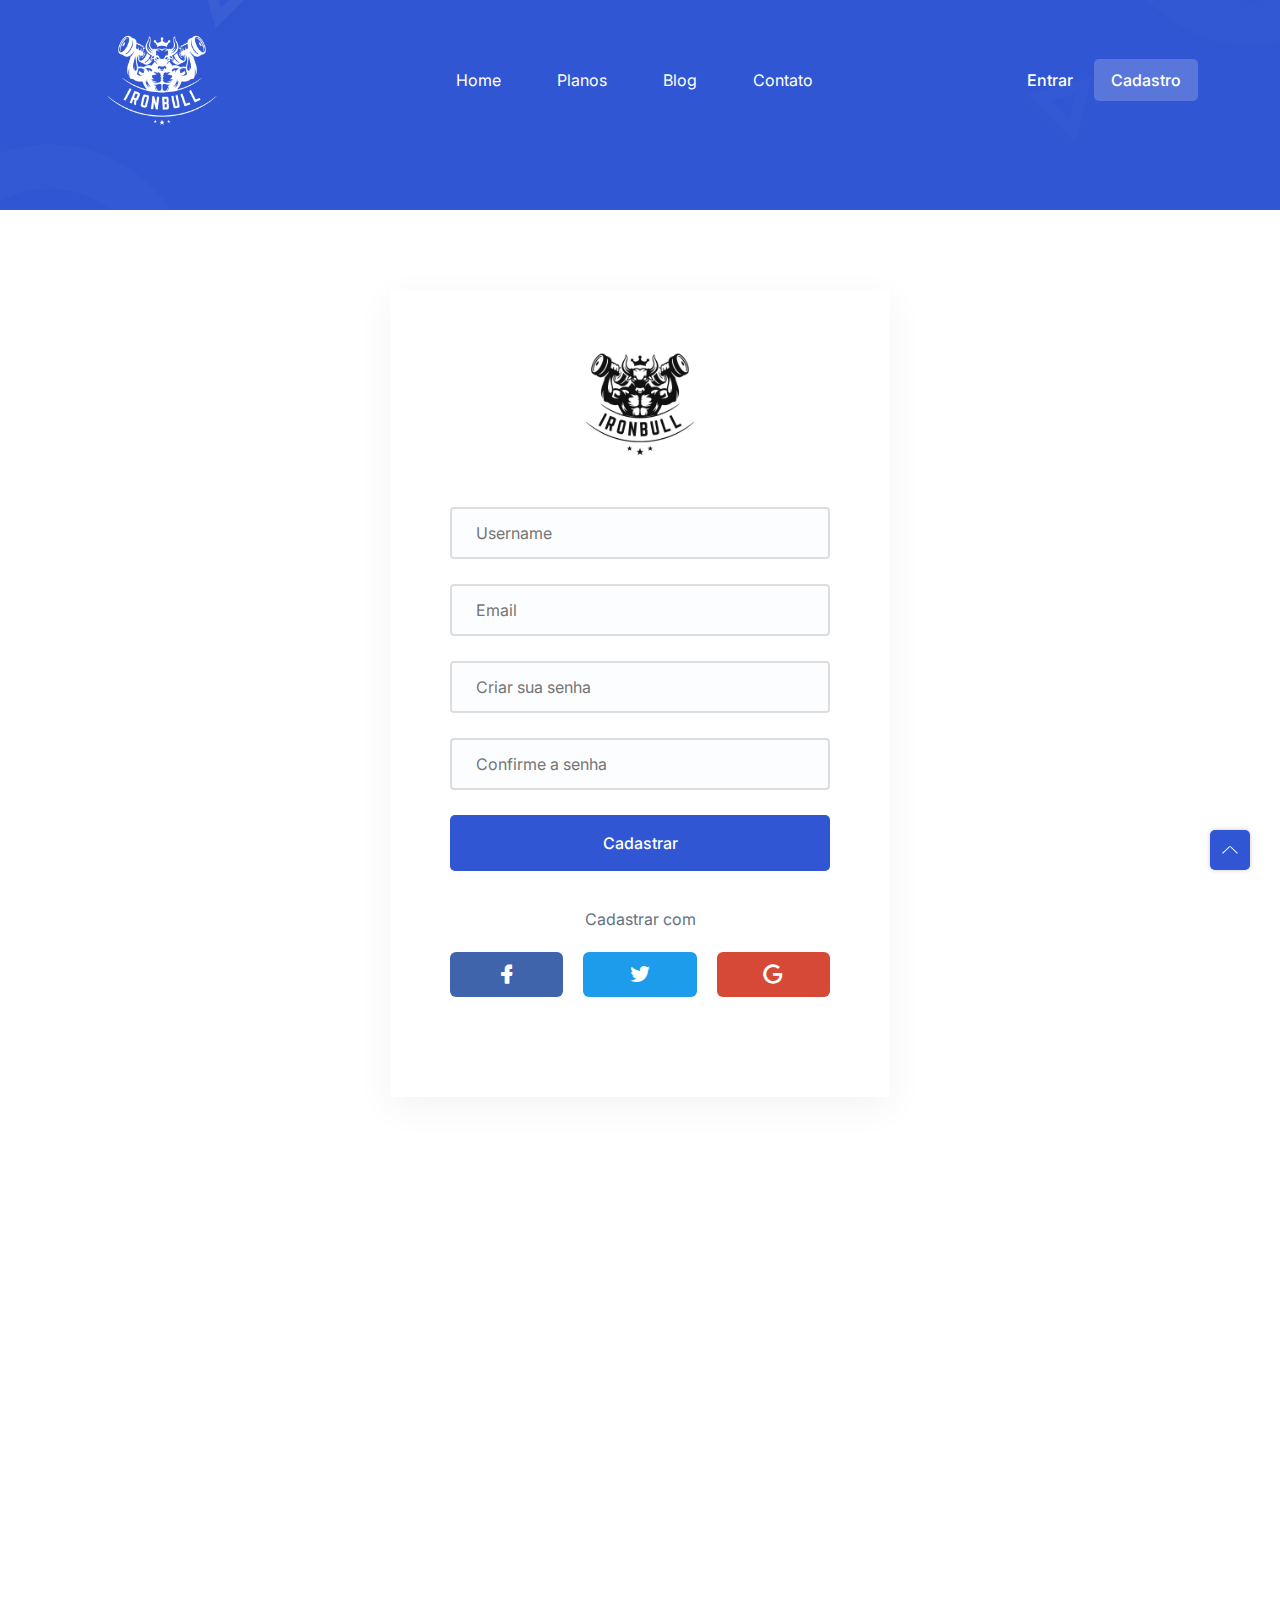
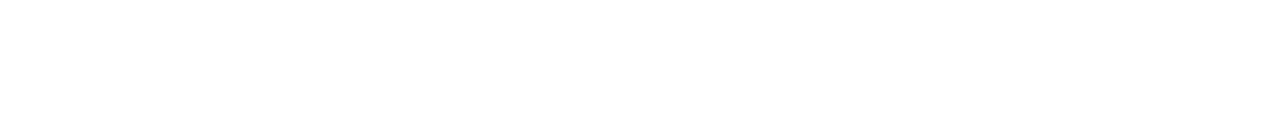
<file: cadastro.html>
<!-- =========

	Template Name: Play
	Author: UIdeck
	Author URI: https://uideck.com/
	Support: https://uideck.com/support/
	Version: 1.1

========== -->

<!DOCTYPE html>
<html lang="en">
  <head>
    <meta charset="UTF-8" />
    <meta http-equiv="X-UA-Compatible" content="IE=edge" />
    <meta name="viewport" content="width=device-width, initial-scale=1.0" />
    <title>IRONBULL | Cadastro</title>

    <!--====== Favicon Icon ======-->
    <link
      rel="shortcut icon"
      href="assets/images/favicon.svg"
      type="image/svg"
    />

    <!-- ===== All CSS files ===== -->
    <link rel="stylesheet" href="assets/css/bootstrap.min.css" />
    <link rel="stylesheet" href="assets/css/animate.css" />
    <link rel="stylesheet" href="assets/css/lineicons.css" />
    <link rel="stylesheet" href="assets/css/ud-styles.css" />
  </head>
  <body>
    <!-- ====== Header Start ====== -->
    <header class="ud-header">
      <div class="container">
        <div class="row">
          <div class="col-lg-12">
            <nav class="navbar navbar-expand-lg">
              <a class="navbar-brand" href="index.html">
                <img src="assets/images/logo/logo.png" alt="Logo" />
              </a>
              <button class="navbar-toggler">
                <span class="toggler-icon"> </span>
                <span class="toggler-icon"> </span>
                <span class="toggler-icon"> </span>
              </button>

              <div class="navbar-collapse">
                <ul id="nav" class="navbar-nav mx-auto">
                  <li class="nav-item">
                    <a class="ud-menu-scroll" href="index.html">Home</a>
                  </li>

                  <li class="nav-item">
                    <a class="ud-menu-scroll" href="planos.html">Planos</a>
                  </li>
                  <li class="nav-item">
                    <a class="ud-menu-scroll" href="blog.html">Blog</a>
                  </li>
                  <li class="nav-item">
                    <a class="ud-menu-scroll" href="contatos.html">Contato</a>
                  </li>
                </ul>
              </div>

              <div class="navbar-btn d-none d-sm-inline-block">
                <a href="login.html" class="ud-main-btn ud-login-btn">
                  Entrar
                </a>
                <a class="ud-main-btn ud-white-btn" href="cadastro.html">
                  Cadastro
                </a>
              </div>
            </nav>
          </div>
        </div>
      </div>
    </header>
    <!-- ====== Header End ====== -->

    <!-- ====== Banner Start ====== -->
    <section class="ud-page-banner">
      <div class="container">
        <div class="row">
          <div class="col-lg-12">
            <div class="ud-banner-content"></div>
          </div>
        </div>
      </div>
    </section>
    <!-- ====== Banner End ====== -->

    <!-- ====== Login Start ====== -->
    <section class="ud-login">
      <div class="container">
        <div class="row">
          <div class="col-lg-12">
            <div class="ud-login-wrapper">
              <div class="ud-login-logo">
                <img src="assets/images/logo/logo-login.png" alt="logo" />
              </div>
              <form class="ud-login-form">
                <div class="ud-form-group">
                  <input type="text" name="text" placeholder="Username" />
                </div>
                <div class="ud-form-group">
                  <input type="email" name="email" placeholder="Email" />
                </div>
                <div class="ud-form-group">
                  <input
                    type="password"
                    name="password"
                    placeholder="Criar sua senha"
                  />
                </div>
                <div class="ud-form-group">
                  <input
                    type="password"
                    name="password"
                    placeholder="Confirme a senha"
                  />
                </div>
                <div class="ud-form-group">
                  <button type="submit" class="ud-main-btn w-100">
                    Cadastrar
                  </button>
                </div>
              </form>

              <div class="ud-socials-connect">
                <p>Cadastrar com</p>

                <ul>
                  <li>
                    <a href="404.html" class="facebook">
                      <i class="lni lni-facebook-filled"></i>
                    </a>
                  </li>
                  <li>
                    <a href="404.html" class="twitter">
                      <i class="lni lni-twitter-filled"></i>
                    </a>
                  </li>
                  <li>
                    <a href="404.html" class="google">
                      <i class="lni lni-google"></i>
                    </a>
                  </li>
                </ul>
              </div>
            </div>
          </div>
        </div>
      </div>
    </section>
    <!-- ====== Login End ====== -->

    <!-- ====== Footer Start ====== -->
    <footer class="ud-footer wow fadeInUp" data-wow-delay=".15s">
      <div class="shape shape-1">
        <img src="assets/images/footer/shape-1.svg" alt="shape" />
      </div>
      <div class="shape shape-2">
        <img src="assets/images/footer/shape-2.svg" alt="shape" />
      </div>
      <div class="shape shape-3">
        <img src="assets/images/footer/shape-3.svg" alt="shape" />
      </div>
      <div class="ud-footer-widgets">
        <div class="container">
          <div class="row">
            <div class="col-xl-3 col-lg-4 col-md-6">
              <div class="ud-widget">
                <a href="index.html" class="ud-footer-logo">
                  <img src="assets/images/logo/logo.png" alt="logo" />
                </a>
                <p class="ud-widget-desc">
                  Melhore a performance dos seus treinos com gráficos e ajuda
                  profissional.
                </p>
                <ul class="ud-widget-socials">
                  <li>
                    <a
                      href="https://www.facebook.com/Hikkachinn"
                      target="_blank"
                    >
                      <i class="lni lni-facebook-filled"></i>
                    </a>
                  </li>
                  <li>
                    <a href="https://twitter.com/hardz85977998" target="_blank">
                      <i class="lni lni-twitter-filled"></i>
                    </a>
                  </li>
                  <li>
                    <a
                      href="https://www.instagram.com/hikaru_ogasawara/"
                      target="_blank"
                    >
                      <i class="lni lni-instagram-filled"></i>
                    </a>
                  </li>
                  <li>
                    <a
                      href="https://www.linkedin.com/in/hikaru-ogasawara"
                      target="_blank"
                    >
                      <i class="lni lni-linkedin-original"></i>
                    </a>
                  </li>
                </ul>
              </div>
            </div>

            <div class="col-xl-2 col-lg-2 col-md-6 col-sm-6">
              <div class="ud-widget">
                <h5 class="ud-widget-title">Páginas</h5>
                <ul class="ud-widget-links">
                  <li>
                    <a href="index.html">Home</a>
                  </li>
                  <li>
                    <a href="planos.html">Planos</a>
                  </li>
                  <li>
                    <a href="blog.html">Blog</a>
                  </li>
                  <li>
                    <a href="contatos.html">Contatos</a>
                  </li>
                </ul>
              </div>
            </div>
            <div class="col-xl-2 col-lg-3 col-md-6 col-sm-6">
              <div class="ud-widget">
                <h5 class="ud-widget-title">Acessibilidade</h5>
                <ul class="ud-widget-links">
                  <li>
                    <a href="404.html">Sobre o Bulliron!</a>
                  </li>
                  <li>
                    <a href="404.html">Comunidade</a>
                  </li>
                  <li>
                    <a href="404.html">Contato</a>
                  </li>
                </ul>
              </div>
            </div>
            <div class="col-xl-2 col-lg-3 col-md-6 col-sm-6">
              <div class="ud-widget">
                <h5 class="ud-widget-title">Nossa comunidade</h5>
                <ul class="ud-widget-links">
                  <li>
                    <a href="404.html" rel="nofollow noopner" target="_blank"
                      >Trabalhe Conosco
                    </a>
                  </li>
                  <li>
                    <a href="404.html" rel="nofollow noopner" target="_blank"
                      >Seja um franqueado</a
                    >
                  </li>
                  <li>
                    <a href="404.html" rel="nofollow noopner" target="_blank"
                      >Publique seus blogs</a
                    >
                  </li>
                  <li>
                    <a href="404.html" rel="nofollow noopner" target="_blank"
                      >Unidades</a
                    >
                  </li>
                </ul>
              </div>
            </div>
            <div class="col-xl-3 col-lg-6 col-md-8 col-sm-10">
              <div class="ud-widget">
                <h5 class="ud-widget-title">Parceiros</h5>
                <ul class="ud-widget-brands">
                  <li>
                    <a
                      href="https://www.ironberg.com.br"
                      rel="nofollow noopner"
                      target="_blank"
                    >
                      <img
                        src="assets/images/footer/brands/ironberg.png"
                        alt="ayroui"
                      />
                    </a>
                  </li>
                  <li>
                    <a
                      href="https://www.maxtitanium.com.br"
                      rel="nofollow noopner"
                      target="_blank"
                    >
                      <img
                        src="assets/images/footer/brands/maxtitanium.png"
                        alt="ecommerce-html"
                      />
                    </a>
                  </li>
                  <li>
                    <a
                      href="https://www.bodytech.com.br"
                      rel="nofollow noopner"
                      target="_blank"
                    >
                      <img
                        src="assets/images/footer/brands/bodytech.png"
                        alt="graygrids"
                      />
                    </a>
                  </li>
                  <li>
                    <a
                      href="https://www.probiotica.com.br"
                      rel="nofollow noopner"
                      target="_blank"
                    >
                      <img
                        src="assets/images/footer/brands/probiotica.png"
                        alt="lineicons"
                      />
                    </a>
                  </li>
                  <li>
                    <a
                      href="https://www.metroflexgym.com"
                      rel="nofollow noopner"
                      target="_blank"
                    >
                      <img
                        src="assets/images/footer/brands/metroflex.png"
                        alt="uideck"
                      />
                    </a>
                  </li>
                  <li>
                    <a
                      href="https://insanelabz.com"
                      rel="nofollow noopner"
                      target="_blank"
                    >
                      <img
                        src="assets/images/footer/brands/insanelabz.png"
                        alt="tailwindtemplates"
                      />
                    </a>
                  </li>
                </ul>
              </div>
            </div>
          </div>
        </div>
      </div>
      <div class="ud-footer-bottom">
        <div class="container">
          <div class="row">
            <div class="col-md-8">
              <ul class="ud-footer-bottom-left">
                <li>
                  <a href="404.html">Políticas de Privacidade</a>
                </li>
                <li>
                  <a href="404.html">Políticas de Cookies</a>
                </li>
                <li>
                  <a href="404.html">Termos e condições</a>
                </li>
              </ul>
            </div>
            <div class="col-md-4">
              <p class="ud-footer-bottom-right">
                Designed and Developed by
                <a href="https://github.com/Hikaru-0gasawara" rel="nofollow"
                  >Hikaru Ogasawara</a
                >
              </p>
            </div>
          </div>
        </div>
      </div>
    </footer>
    <!-- ====== Footer End ====== -->

    <!-- ====== Back To Top Start ====== -->
    <a href="javascript:void(0)" class="back-to-top">
      <i class="lni lni-chevron-up"> </i>
    </a>
    <!-- ====== Back To Top End ====== -->

    <!-- ====== All Javascript Files ====== -->
    <script src="assets/js/bootstrap.bundle.min.js"></script>
    <script src="assets/js/wow.min.js"></script>
    <script src="assets/js/main.js"></script>
  </body>
</html>
</file>
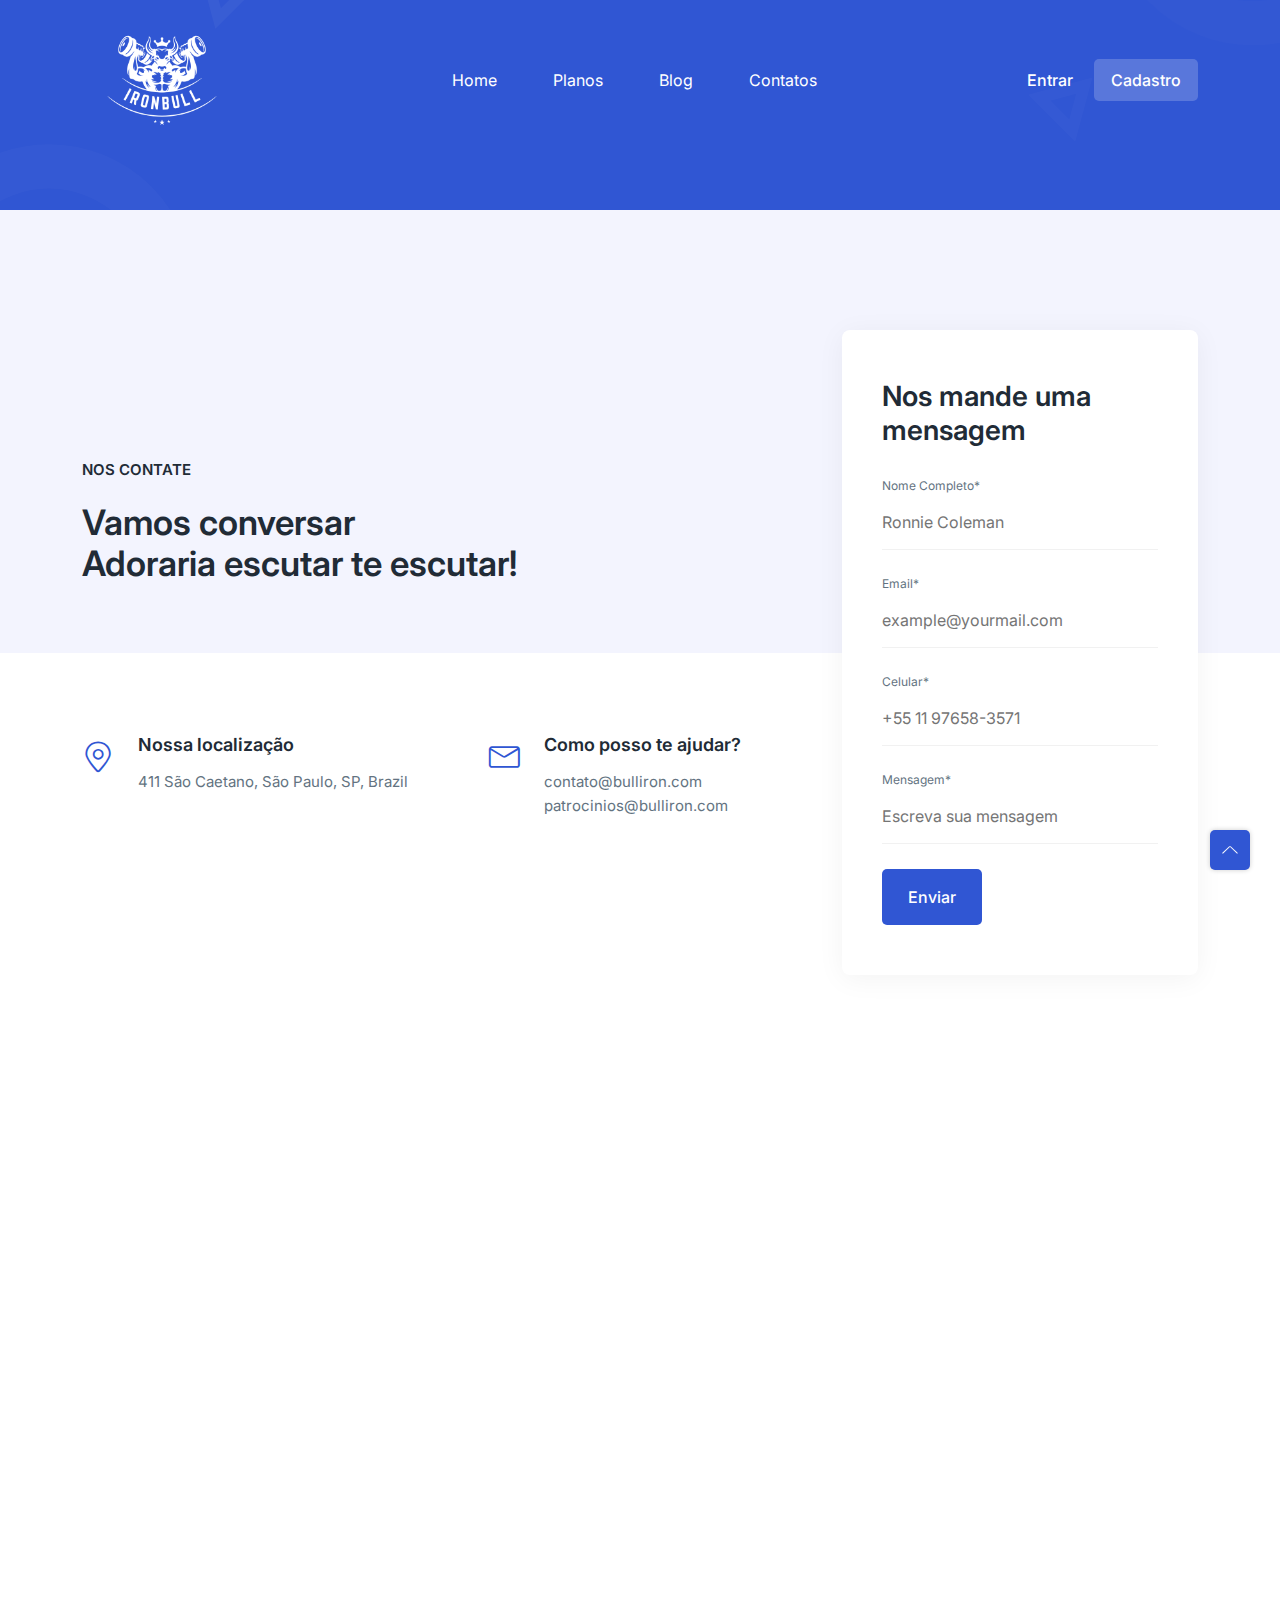
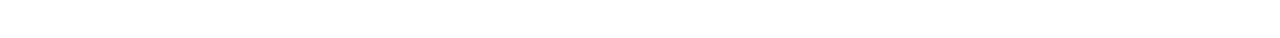
<file: contatos.html>
<!-- =========

	Template Name: Play
	Author: UIdeck
	Author URI: https://uideck.com/
	Support: https://uideck.com/support/
	Version: 1.1

========== -->

<!DOCTYPE html>
<html lang="en">
  <head>
    <meta charset="UTF-8" />
    <meta http-equiv="X-UA-Compatible" content="IE=edge" />
    <meta name="viewport" content="width=device-width, initial-scale=1.0" />
    <title>IRONBULL | Contatos</title>

    <!--====== Favicon Icon ======-->
    <link
      rel="shortcut icon"
      href="assets/images/logo/logo.png"
      type="image/svg"
    />

    <!-- ===== All CSS files ===== -->
    <link rel="stylesheet" href="assets/css/bootstrap.min.css" />
    <link rel="stylesheet" href="assets/css/animate.css" />
    <link rel="stylesheet" href="assets/css/lineicons.css" />
    <link rel="stylesheet" href="assets/css/ud-styles.css" />
  </head>
  <body>
    <!-- ====== Header Start ====== -->
    <header class="ud-header">
      <div class="container">
        <div class="row">
          <div class="col-lg-12">
            <nav class="navbar navbar-expand-lg">
              <a class="navbar-brand" href="index.html">
                <img src="assets/images/logo/logo.png" alt="Logo" />
              </a>
              <button class="navbar-toggler">
                <span class="toggler-icon"> </span>
                <span class="toggler-icon"> </span>
                <span class="toggler-icon"> </span>
              </button>

              <div class="navbar-collapse">
                <ul id="nav" class="navbar-nav mx-auto">
                  <li class="nav-item">
                    <a class="ud-menu-scroll" href="index.html">Home</a>
                  </li>

                  <li class="nav-item">
                    <a class="ud-menu-scroll" href="planos.html">Planos</a>
                  </li>
                  <li class="nav-item">
                    <a class="ud-menu-scroll" href="blog.html">Blog</a>
                  </li>
                  <li class="nav-item">
                    <a class="ud-menu-scroll" href="contatos.html">Contatos</a>
                  </li>
                </ul>
              </div>

              <div class="navbar-btn d-none d-sm-inline-block">
                <a href="login.html" class="ud-main-btn ud-login-btn">
                  Entrar
                </a>
                <a class="ud-main-btn ud-white-btn" href="cadastro.html">
                  Cadastro
                </a>
              </div>
            </nav>
          </div>
        </div>
      </div>
    </header>
    <!-- ====== Header End ====== -->

    <!-- ====== Banner Start ====== -->
    <section class="ud-page-banner">
      <div class="container">
        <div class="row">
          <div class="col-lg-12">
            <div class="ud-banner-content"></div>
          </div>
        </div>
      </div>
    </section>
    <!-- ====== Banner End ====== -->

    <!-- ====== Contact Start ====== -->
    <section id="contact" class="ud-contact">
      <div class="container">
        <div class="row align-items-center">
          <div class="col-xl-8 col-lg-7">
            <div class="ud-contact-content-wrapper">
              <div class="ud-contact-title">
                <span>NOS CONTATE</span>
                <h2>
                  Vamos conversar <br />
                  Adoraria escutar te escutar!
                </h2>
              </div>
              <div class="ud-contact-info-wrapper">
                <div class="ud-single-info">
                  <div class="ud-info-icon">
                    <i class="lni lni-map-marker"></i>
                  </div>
                  <div class="ud-info-meta">
                    <h5>Nossa localização</h5>
                    <p>411 São Caetano, São Paulo, SP, Brazil</p>
                  </div>
                </div>
                <div class="ud-single-info">
                  <div class="ud-info-icon">
                    <i class="lni lni-envelope"></i>
                  </div>
                  <div class="ud-info-meta">
                    <h5>Como posso te ajudar?</h5>
                    <p>contato@bulliron.com</p>
                    <p>patrocinios@bulliron.com</p>
                  </div>
                </div>
              </div>
            </div>
          </div>
          <div class="col-xl-4 col-lg-5">
            <div
              class="ud-contact-form-wrapper wow fadeInUp"
              data-wow-delay=".2s"
            >
              <h3 class="ud-contact-form-title">Nos mande uma mensagem</h3>
              <form class="ud-contact-form">
                <div class="ud-form-group">
                  <label for="fullName">Nome Completo*</label>
                  <input
                    type="text"
                    name="fullName"
                    placeholder="Ronnie Coleman"
                  />
                </div>
                <div class="ud-form-group">
                  <label for="email">Email*</label>
                  <input
                    type="email"
                    name="email"
                    placeholder="example@yourmail.com"
                  />
                </div>
                <div class="ud-form-group">
                  <label for="phone">Celular*</label>
                  <input
                    type="text"
                    name="phone"
                    placeholder="+55 11 97658-3571"
                  />
                </div>
                <div class="ud-form-group">
                  <label for="message">Mensagem*</label>
                  <textarea
                    name="message"
                    rows="1"
                    placeholder="Escreva sua mensagem"
                  ></textarea>
                </div>
                <div class="ud-form-group mb-0">
                  <button type="submit" class="ud-main-btn">Enviar</button>
                </div>
              </form>
            </div>
          </div>
        </div>
      </div>
    </section>
    <!-- ====== Contact End ====== -->

    <!-- ====== Footer Start ====== -->
    <footer class="ud-footer wow fadeInUp" data-wow-delay=".15s">
      <div class="shape shape-1">
        <img src="assets/images/footer/shape-1.svg" alt="shape" />
      </div>
      <div class="shape shape-2">
        <img src="assets/images/footer/shape-2.svg" alt="shape" />
      </div>
      <div class="shape shape-3">
        <img src="assets/images/footer/shape-3.svg" alt="shape" />
      </div>
      <div class="ud-footer-widgets">
        <div class="container">
          <div class="row">
            <div class="col-xl-3 col-lg-4 col-md-6">
              <div class="ud-widget">
                <a href="index.html" class="ud-footer-logo">
                  <img src="assets/images/logo/logo.png" alt="logo" />
                </a>
                <p class="ud-widget-desc">
                  Melhore a performance dos seus treinos com gráficos e ajuda
                  profissional.
                </p>
                <ul class="ud-widget-socials">
                  <li>
                    <a
                      href="https://www.facebook.com/Hikkachinn"
                      target="_blank"
                    >
                      <i class="lni lni-facebook-filled"></i>
                    </a>
                  </li>
                  <li>
                    <a href="https://twitter.com/hardz85977998" target="_blank">
                      <i class="lni lni-twitter-filled"></i>
                    </a>
                  </li>
                  <li>
                    <a
                      href="https://www.instagram.com/hikaru_ogasawara/"
                      target="_blank"
                    >
                      <i class="lni lni-instagram-filled"></i>
                    </a>
                  </li>
                  <li>
                    <a
                      href="https://www.linkedin.com/in/hikaru-ogasawara"
                      target="_blank"
                    >
                      <i class="lni lni-linkedin-original"></i>
                    </a>
                  </li>
                </ul>
              </div>
            </div>

            <div class="col-xl-2 col-lg-2 col-md-6 col-sm-6">
              <div class="ud-widget">
                <h5 class="ud-widget-title">Páginas</h5>
                <ul class="ud-widget-links">
                  <li>
                    <a href="index.html">Home</a>
                  </li>
                  <li>
                    <a href="planos.html">Planos</a>
                  </li>
                  <li>
                    <a href="blog.html">Blog</a>
                  </li>
                  <li>
                    <a href="contatos.html">Contatos</a>
                  </li>
                </ul>
              </div>
            </div>
            <div class="col-xl-2 col-lg-3 col-md-6 col-sm-6">
              <div class="ud-widget">
                <h5 class="ud-widget-title">Acessibilidade</h5>
                <ul class="ud-widget-links">
                  <li>
                    <a href="404.html">Sobre o Bulliron!</a>
                  </li>
                  <li>
                    <a href="404.html">Comunidade</a>
                  </li>
                  <li>
                    <a href="404.html">Contato</a>
                  </li>
                </ul>
              </div>
            </div>
            <div class="col-xl-2 col-lg-3 col-md-6 col-sm-6">
              <div class="ud-widget">
                <h5 class="ud-widget-title">Nossa comunidade</h5>
                <ul class="ud-widget-links">
                  <li>
                    <a href="404.html" rel="nofollow noopner" target="_blank"
                      >Trabalhe Conosco
                    </a>
                  </li>
                  <li>
                    <a href="404.html" rel="nofollow noopner" target="_blank"
                      >Seja um franqueado</a
                    >
                  </li>
                  <li>
                    <a href="404.html" rel="nofollow noopner" target="_blank"
                      >Publique seus blogs</a
                    >
                  </li>
                  <li>
                    <a href="404.html" rel="nofollow noopner" target="_blank"
                      >Unidades</a
                    >
                  </li>
                </ul>
              </div>
            </div>
            <div class="col-xl-3 col-lg-6 col-md-8 col-sm-10">
              <div class="ud-widget">
                <h5 class="ud-widget-title">Parceiros</h5>
                <ul class="ud-widget-brands">
                  <li>
                    <a
                      href="https://www.ironberg.com.br"
                      rel="nofollow noopner"
                      target="_blank"
                    >
                      <img
                        src="assets/images/footer/brands/ironberg.png"
                        alt="ayroui"
                      />
                    </a>
                  </li>
                  <li>
                    <a
                      href="https://www.maxtitanium.com.br"
                      rel="nofollow noopner"
                      target="_blank"
                    >
                      <img
                        src="assets/images/footer/brands/maxtitanium.png"
                        alt="ecommerce-html"
                      />
                    </a>
                  </li>
                  <li>
                    <a
                      href="https://www.bodytech.com.br"
                      rel="nofollow noopner"
                      target="_blank"
                    >
                      <img
                        src="assets/images/footer/brands/bodytech.png"
                        alt="graygrids"
                      />
                    </a>
                  </li>
                  <li>
                    <a
                      href="https://www.probiotica.com.br"
                      rel="nofollow noopner"
                      target="_blank"
                    >
                      <img
                        src="assets/images/footer/brands/probiotica.png"
                        alt="lineicons"
                      />
                    </a>
                  </li>
                  <li>
                    <a
                      href="https://www.metroflexgym.com"
                      rel="nofollow noopner"
                      target="_blank"
                    >
                      <img
                        src="assets/images/footer/brands/metroflex.png"
                        alt="uideck"
                      />
                    </a>
                  </li>
                  <li>
                    <a
                      href="https://insanelabz.com"
                      rel="nofollow noopner"
                      target="_blank"
                    >
                      <img
                        src="assets/images/footer/brands/insanelabz.png"
                        alt="tailwindtemplates"
                      />
                    </a>
                  </li>
                </ul>
              </div>
            </div>
          </div>
        </div>
      </div>
      <div class="ud-footer-bottom">
        <div class="container">
          <div class="row">
            <div class="col-md-8">
              <ul class="ud-footer-bottom-left">
                <li>
                  <a href="404.html">Políticas de Privacidade</a>
                </li>
                <li>
                  <a href="404.html">Políticas de Cookies</a>
                </li>
                <li>
                  <a href="404.html">Termos e condições</a>
                </li>
              </ul>
            </div>
            <div class="col-md-4">
              <p class="ud-footer-bottom-right">
                Designed and Developed by
                <a href="https://github.com/Hikaru-0gasawara" rel="nofollow"
                  >Hikaru Ogasawara</a
                >
              </p>
            </div>
          </div>
        </div>
      </div>
    </footer>
    <!-- ====== Footer End ====== -->

    <!-- ====== Back To Top Start ====== -->
    <a href="javascript:void(0)" class="back-to-top">
      <i class="lni lni-chevron-up"> </i>
    </a>
    <!-- ====== Back To Top End ====== -->

    <!-- ====== All Javascript Files ====== -->
    <script src="assets/js/bootstrap.bundle.min.js"></script>
    <script src="assets/js/wow.min.js"></script>
    <script src="assets/js/main.js"></script>
  </body>
</html>
</file>
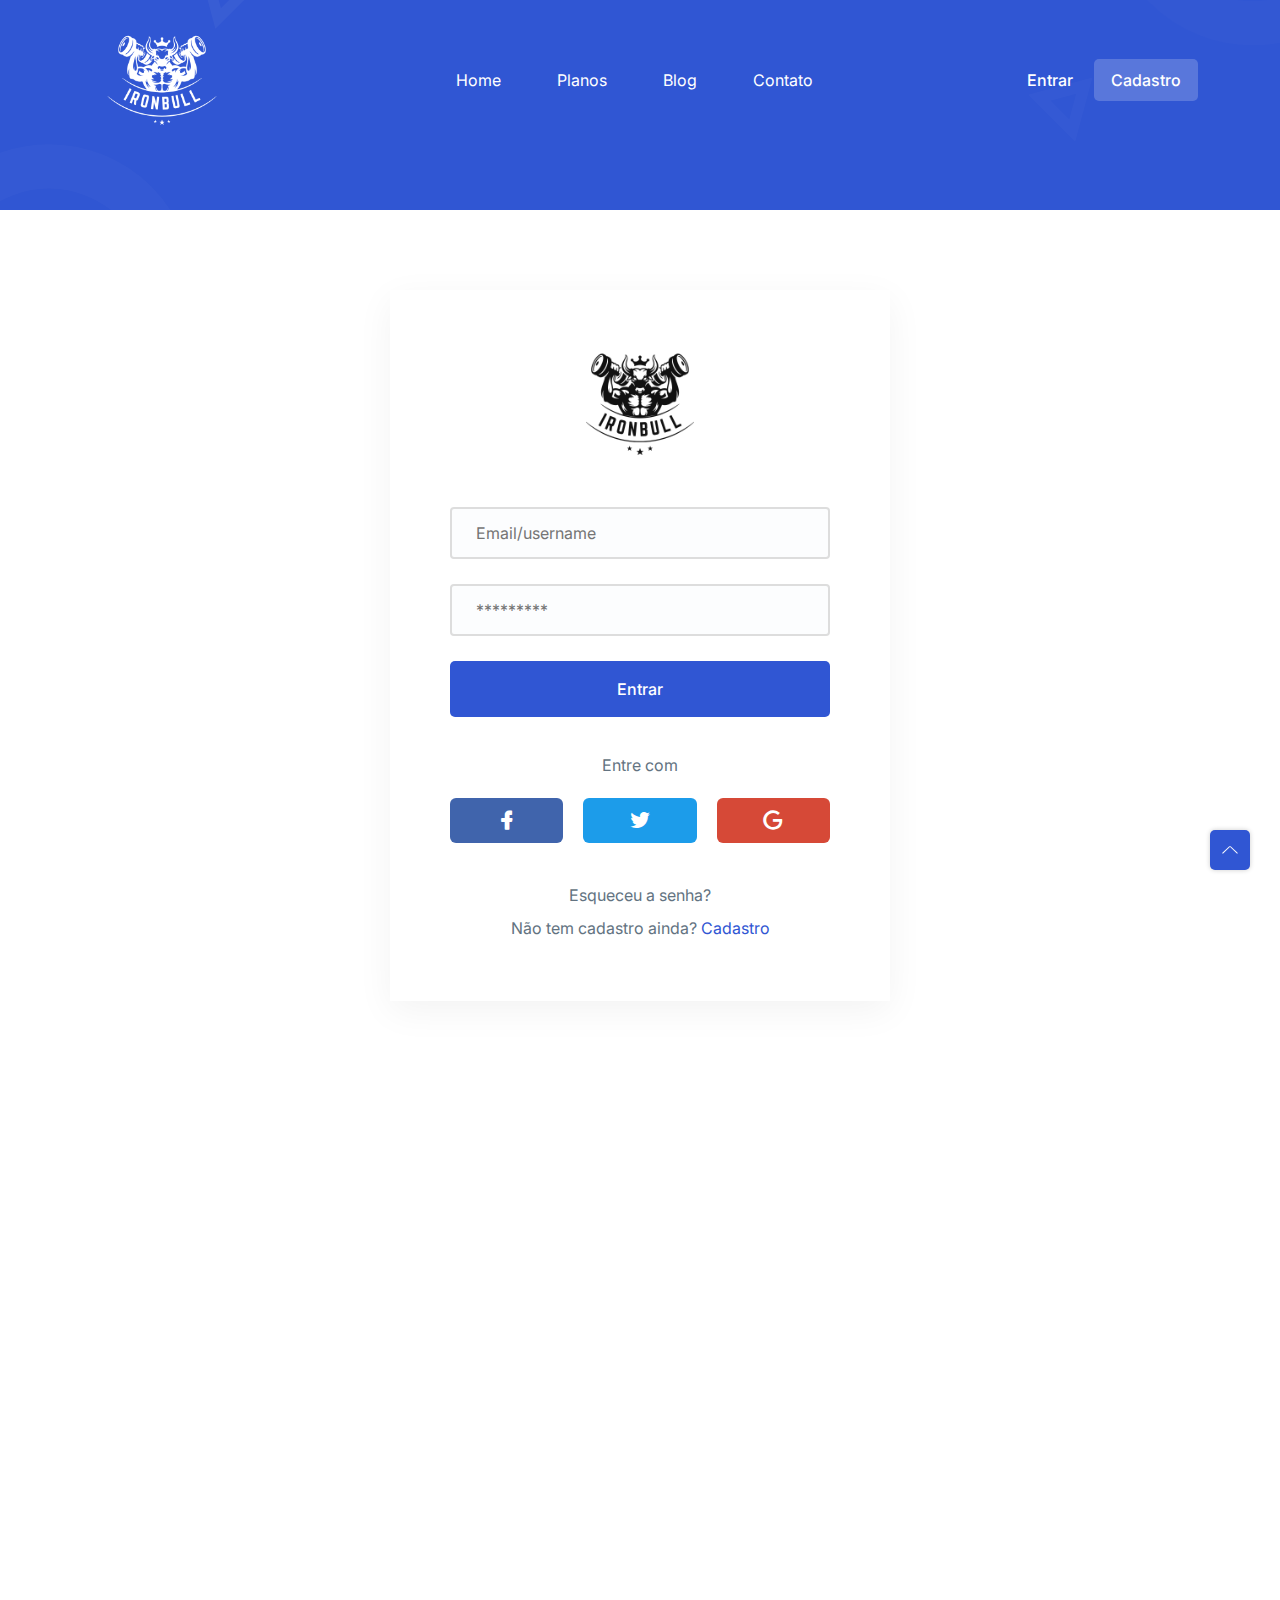
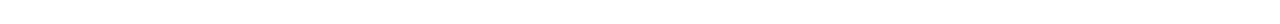
<file: login.html>
<!-- =========

	Template Name: Play
	Author: UIdeck
	Author URI: https://uideck.com/
	Support: https://uideck.com/support/
	Version: 1.1

========== -->

<!DOCTYPE html>
<html lang="en">
  <head>
    <meta charset="UTF-8" />
    <meta http-equiv="X-UA-Compatible" content="IE=edge" />
    <meta name="viewport" content="width=device-width, initial-scale=1.0" />
    <title>Play | Open source Project by UIdeck</title>

    <!--====== Favicon Icon ======-->
    <link
      rel="shortcut icon"
      href="assets/images/favicon.svg"
      type="image/svg"
    />

    <!-- ===== All CSS files ===== -->
    <link rel="stylesheet" href="assets/css/bootstrap.min.css" />
    <link rel="stylesheet" href="assets/css/animate.css" />
    <link rel="stylesheet" href="assets/css/lineicons.css" />
    <link rel="stylesheet" href="assets/css/ud-styles.css" />
  </head>
  <body>
    <!-- ====== Header Start ====== -->
    <header class="ud-header">
      <div class="container">
        <div class="row">
          <div class="col-lg-12">
            <nav class="navbar navbar-expand-lg">
              <a class="navbar-brand" href="index.html">
                <img src="assets/images/logo/logo.png" alt="Logo" />
              </a>
              <button class="navbar-toggler">
                <span class="toggler-icon"> </span>
                <span class="toggler-icon"> </span>
                <span class="toggler-icon"> </span>
              </button>

              <div class="navbar-collapse">
                <ul id="nav" class="navbar-nav mx-auto">
                  <li class="nav-item">
                    <a class="ud-menu-scroll" href="index.html">Home</a>
                  </li>

                  <li class="nav-item">
                    <a class="ud-menu-scroll" href="planos.html">Planos</a>
                  </li>
                  <li class="nav-item">
                    <a class="ud-menu-scroll" href="blog.html">Blog</a>
                  </li>
                  <li class="nav-item">
                    <a class="ud-menu-scroll" href="contatos.html">Contato</a>
                  </li>
                  </li>
                </ul>
              </div>

              <div class="navbar-btn d-none d-sm-inline-block">
                <a href="login.html" class="ud-main-btn ud-login-btn">
                  Entrar
                </a>
                <a class="ud-main-btn ud-white-btn" href="cadastro.html">
                  Cadastro
                </a>
              </div>
            </nav>
          </div>
        </div>
      </div>
    </header>
    <!-- ====== Header End ====== -->

    <!-- ====== Banner Start ====== -->
    <section class="ud-page-banner">
      <div class="container">
        <div class="row">
          <div class="col-lg-12">
            <div class="ud-banner-content"></div>
          </div>
        </div>
      </div>
    </section>
    <!-- ====== Banner End ====== -->

    <!-- ====== Login Start ====== -->
    <section class="ud-login">
      <div class="container">
        <div class="row">
          <div class="col-lg-12">
            <div class="ud-login-wrapper">
              <div class="ud-login-logo">
                <img src="assets/images/logo/logo-login.png" alt="logo" />
              </div>
              <form class="ud-login-form">
                <div class="ud-form-group">
                  <input
                    type="email"
                    name="email"
                    placeholder="Email/username"
                  />
                </div>
                <div class="ud-form-group">
                  <input
                    type="password"
                    name="password"
                    placeholder="*********"
                  />
                </div>
                <div class="ud-form-group">
                  <button type="submit" class="ud-main-btn w-100">Entrar</button>
                </div>
              </form>

              <div class="ud-socials-connect">
                <p>Entre com</p>

                <ul>
                  <li>
                    <a href="404.html" class="facebook">
                      <i class="lni lni-facebook-filled"></i>
                    </a>
                  </li>
                  <li>
                    <a href="404.html" class="twitter">
                      <i class="lni lni-twitter-filled"></i>
                    </a>
                  </li>
                  <li>
                    <a href="404.html" class="google">
                      <i class="lni lni-google"></i>
                    </a>
                  </li>
                </ul>
              </div>

              <a class="forget-pass" href="404.html">
                Esqueceu a senha?
              </a>
              <p class="signup-option">
                Não tem cadastro ainda?
                <a href="cadastro.html"> Cadastro </a>
              </p>
            </div>
          </div>
        </div>
      </div>
    </section>
    <!-- ====== Login End ====== -->

    <!-- ====== Footer Start ====== -->
    <footer class="ud-footer wow fadeInUp" data-wow-delay=".15s">
      <div class="shape shape-1">
        <img src="assets/images/footer/shape-1.svg" alt="shape" />
      </div>
      <div class="shape shape-2">
        <img src="assets/images/footer/shape-2.svg" alt="shape" />
      </div>
      <div class="shape shape-3">
        <img src="assets/images/footer/shape-3.svg" alt="shape" />
      </div>
      <div class="ud-footer-widgets">
        <div class="container">
          <div class="row">
            <div class="col-xl-3 col-lg-4 col-md-6">
              <div class="ud-widget">
                <a href="index.html" class="ud-footer-logo">
                  <img src="assets/images/logo/logo.png" alt="logo" />
                </a>
                <p class="ud-widget-desc">
                  Melhore a performance dos seus treinos com gráficos e ajuda
                  profissional.
                </p>
                <ul class="ud-widget-socials">
                  <li>
                    <a
                      href="https://www.facebook.com/Hikkachinn"
                      target="_blank"
                    >
                      <i class="lni lni-facebook-filled"></i>
                    </a>
                  </li>
                  <li>
                    <a href="https://twitter.com/hardz85977998" target="_blank">
                      <i class="lni lni-twitter-filled"></i>
                    </a>
                  </li>
                  <li>
                    <a
                      href="https://www.instagram.com/hikaru_ogasawara/"
                      target="_blank"
                    >
                      <i class="lni lni-instagram-filled"></i>
                    </a>
                  </li>
                  <li>
                    <a
                      href="https://www.linkedin.com/in/hikaru-ogasawara"
                      target="_blank"
                    >
                      <i class="lni lni-linkedin-original"></i>
                    </a>
                  </li>
                </ul>
              </div>
            </div>

            <div class="col-xl-2 col-lg-2 col-md-6 col-sm-6">
              <div class="ud-widget">
                <h5 class="ud-widget-title">Páginas</h5>
                <ul class="ud-widget-links">
                  <li>
                    <a href="index.html">Home</a>
                  </li>
                  <li>
                    <a href="planos.html">Planos</a>
                  </li>
                  <li>
                    <a href="blog.html">Blog</a>
                  </li>
                  <li>
                    <a href="contatos.html">Contatos</a>
                  </li>
                </ul>
              </div>
            </div>
            <div class="col-xl-2 col-lg-3 col-md-6 col-sm-6">
              <div class="ud-widget">
                <h5 class="ud-widget-title">Acessibilidade</h5>
                <ul class="ud-widget-links">
                  <li>
                    <a href="404.html">Sobre o Bulliron!</a>
                  </li>
                  <li>
                    <a href="404.html">Comunidade</a>
                  </li>
                  <li>
                    <a href="404.html">Contato</a>
                  </li>
                </ul>
              </div>
            </div>
            <div class="col-xl-2 col-lg-3 col-md-6 col-sm-6">
              <div class="ud-widget">
                <h5 class="ud-widget-title">Nossa comunidade</h5>
                <ul class="ud-widget-links">
                  <li>
                    <a href="404.html" rel="nofollow noopner" target="_blank"
                      >Trabalhe Conosco
                    </a>
                  </li>
                  <li>
                    <a href="404.html" rel="nofollow noopner" target="_blank"
                      >Seja um franqueado</a
                    >
                  </li>
                  <li>
                    <a href="404.html" rel="nofollow noopner" target="_blank"
                      >Publique seus blogs</a
                    >
                  </li>
                  <li>
                    <a href="404.html" rel="nofollow noopner" target="_blank"
                      >Unidades</a
                    >
                  </li>
                </ul>
              </div>
            </div>
            <div class="col-xl-3 col-lg-6 col-md-8 col-sm-10">
              <div class="ud-widget">
                <h5 class="ud-widget-title">Parceiros</h5>
                <ul class="ud-widget-brands">
                  <li>
                    <a
                      href="https://www.ironberg.com.br"
                      rel="nofollow noopner"
                      target="_blank"
                    >
                      <img
                        src="assets/images/footer/brands/ironberg.png"
                        alt="ayroui"
                      />
                    </a>
                  </li>
                  <li>
                    <a
                      href="https://www.maxtitanium.com.br"
                      rel="nofollow noopner"
                      target="_blank"
                    >
                      <img
                        src="assets/images/footer/brands/maxtitanium.png"
                        alt="ecommerce-html"
                      />
                    </a>
                  </li>
                  <li>
                    <a
                      href="https://www.bodytech.com.br"
                      rel="nofollow noopner"
                      target="_blank"
                    >
                      <img
                        src="assets/images/footer/brands/bodytech.png"
                        alt="graygrids"
                      />
                    </a>
                  </li>
                  <li>
                    <a
                      href="https://www.probiotica.com.br"
                      rel="nofollow noopner"
                      target="_blank"
                    >
                      <img
                        src="assets/images/footer/brands/probiotica.png"
                        alt="lineicons"
                      />
                    </a>
                  </li>
                  <li>
                    <a
                      href="https://www.metroflexgym.com"
                      rel="nofollow noopner"
                      target="_blank"
                    >
                      <img
                        src="assets/images/footer/brands/metroflex.png"
                        alt="uideck"
                      />
                    </a>
                  </li>
                  <li>
                    <a
                      href="https://insanelabz.com"
                      rel="nofollow noopner"
                      target="_blank"
                    >
                      <img
                        src="assets/images/footer/brands/insanelabz.png"
                        alt="tailwindtemplates"
                      />
                    </a>
                  </li>
                </ul>
              </div>
            </div>
          </div>
        </div>
      </div>
      <div class="ud-footer-bottom">
        <div class="container">
          <div class="row">
            <div class="col-md-8">
              <ul class="ud-footer-bottom-left">
                <li>
                  <a href="404.html">Políticas de Privacidade</a>
                </li>
                <li>
                  <a href="404.html">Políticas de Cookies</a>
                </li>
                <li>
                  <a href="404.html">Termos e condições</a>
                </li>
              </ul>
            </div>
            <div class="col-md-4">
              <p class="ud-footer-bottom-right">
                Designed and Developed by
                <a href="https://github.com/Hikaru-0gasawara" rel="nofollow"
                  >Hikaru Ogasawara</a
                >
              </p>
            </div>
          </div>
        </div>
      </div>
    </footer>
    <!-- ====== Footer End ====== -->

    <!-- ====== Back To Top Start ====== -->
    <a href="javascript:void(0)" class="back-to-top">
      <i class="lni lni-chevron-up"> </i>
    </a>
    <!-- ====== Back To Top End ====== -->

    <!-- ====== All Javascript Files ====== -->
    <script src="assets/js/bootstrap.bundle.min.js"></script>
    <script src="assets/js/wow.min.js"></script>
    <script src="assets/js/main.js"></script>
  </body>
</html>
</file>
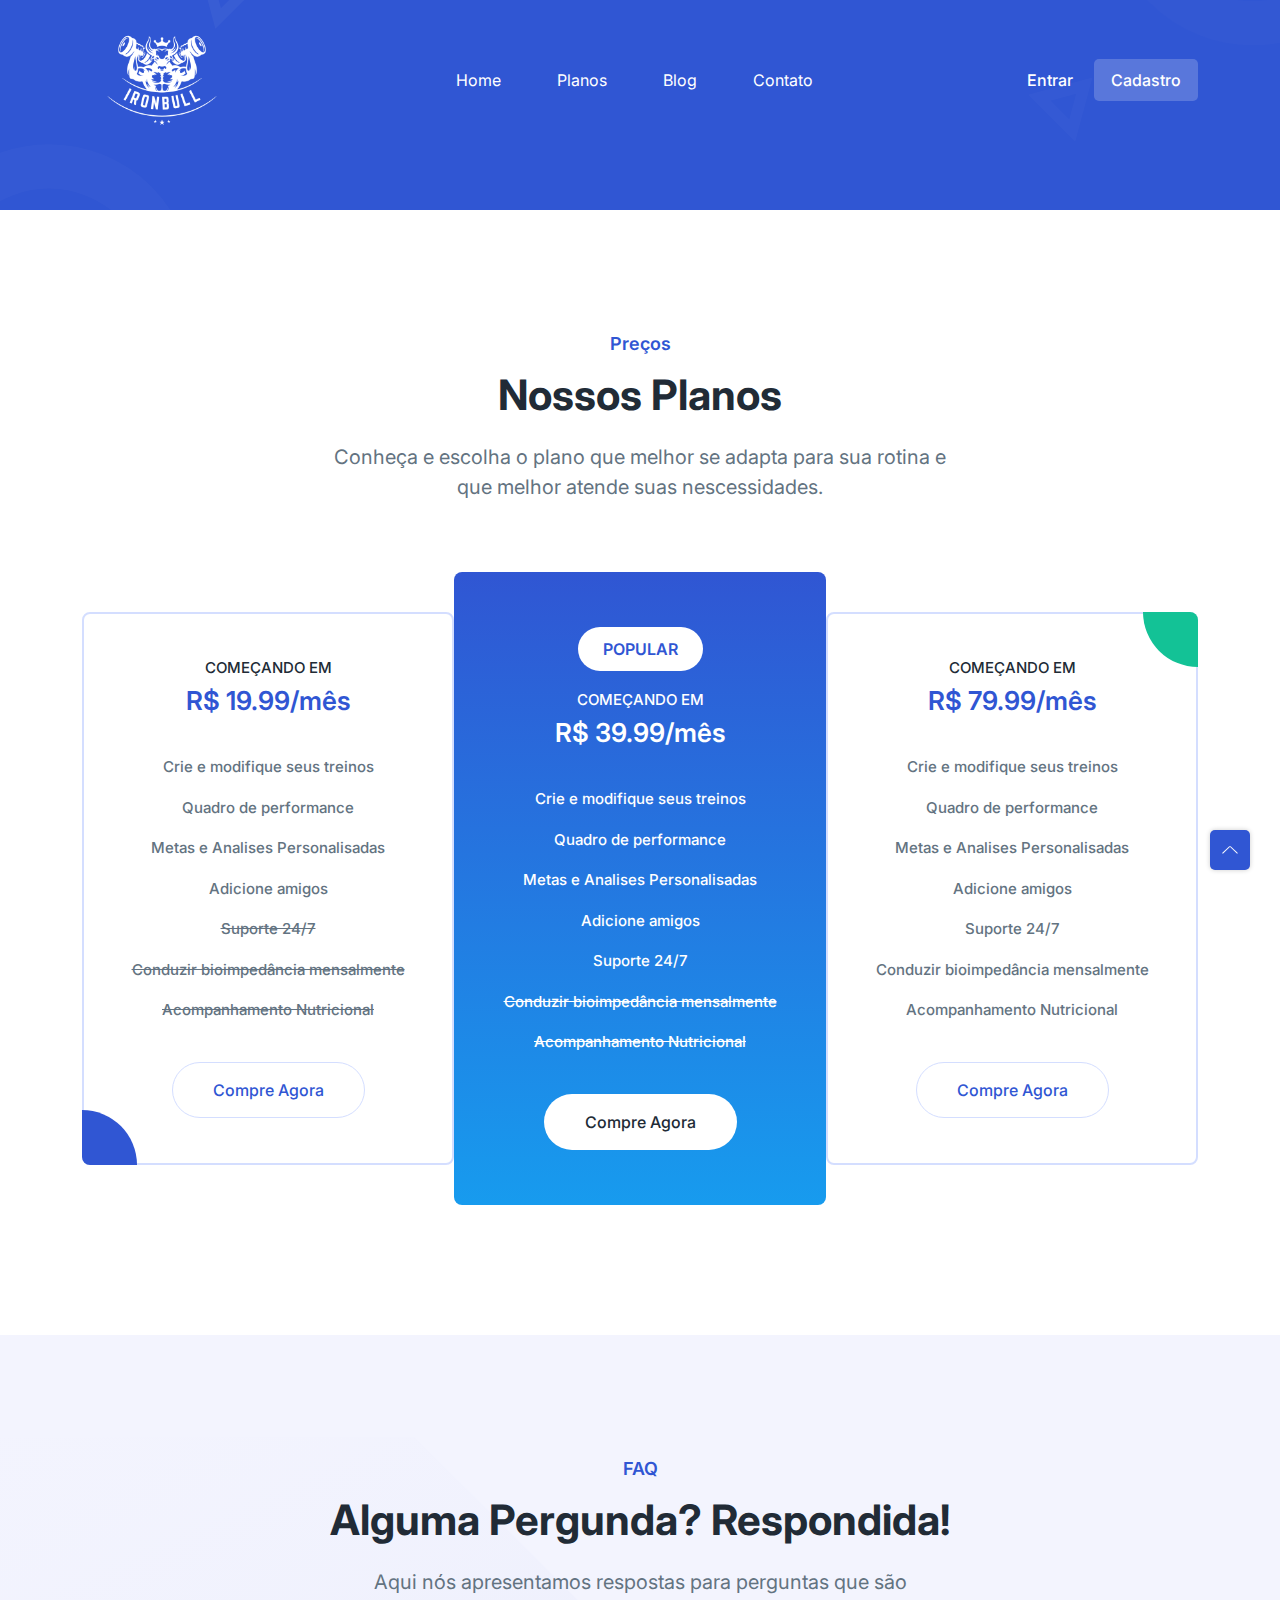
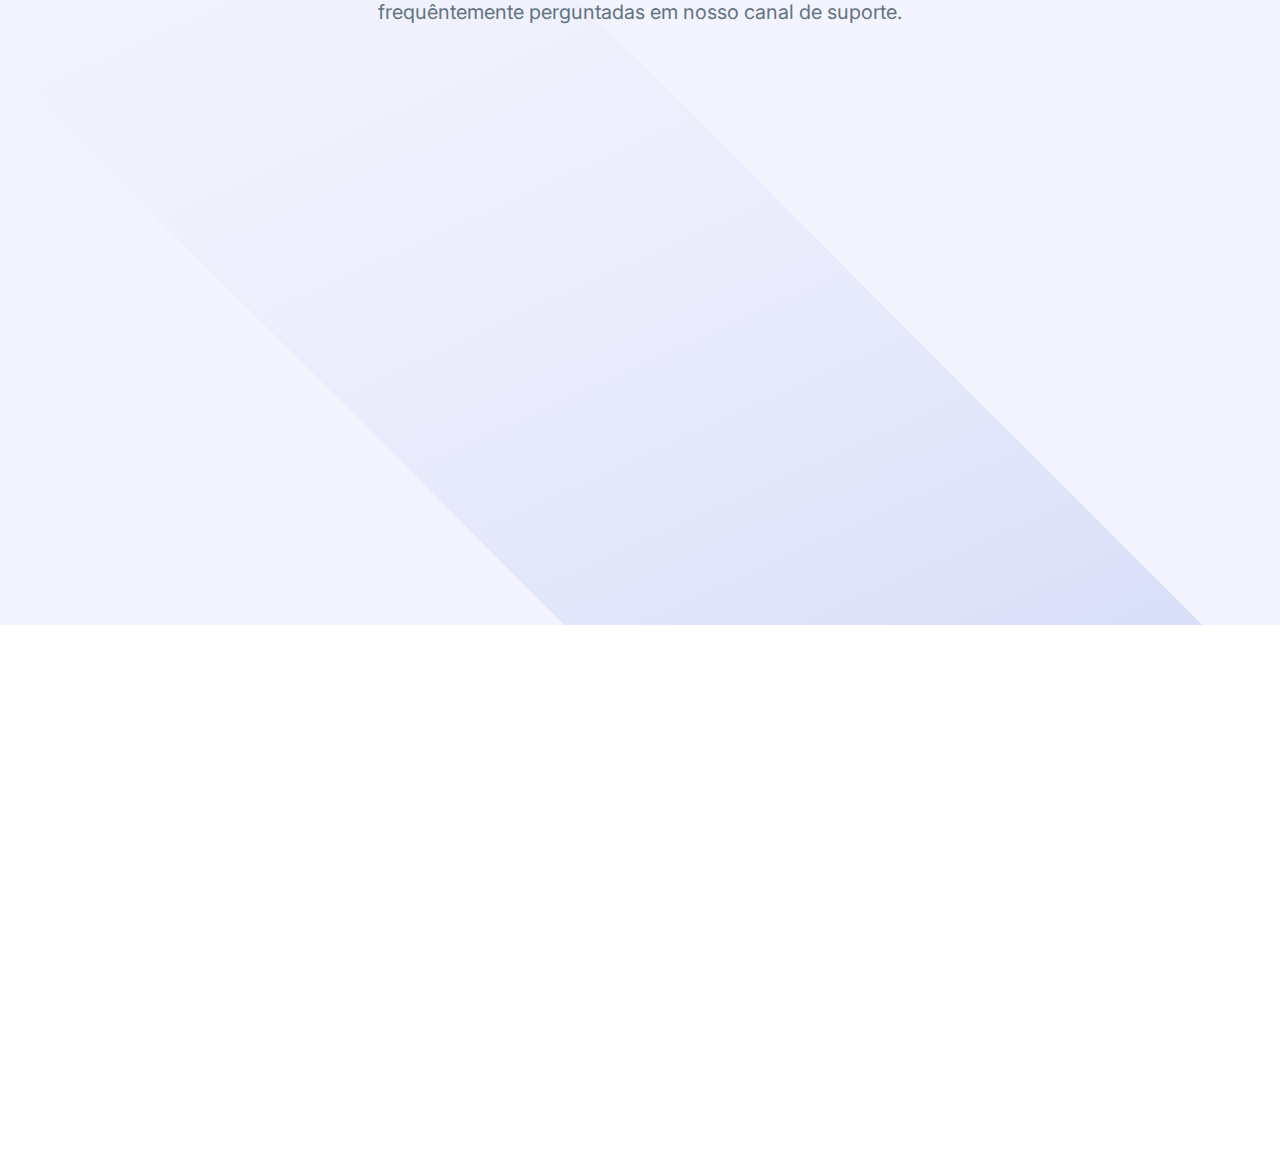
<file: planos.html>
<!-- =========

	Template Name: Play
	Author: UIdeck
	Author URI: https://uideck.com/
	Support: https://uideck.com/support/
	Version: 1.1

========== -->

<!DOCTYPE html>
<html lang="en">
  <head>
    <meta charset="UTF-8" />
    <meta http-equiv="X-UA-Compatible" content="IE=edge" />
    <meta name="viewport" content="width=device-width, initial-scale=1.0" />
    <title>IRONBULL | Planos</title>

    <!--====== Favicon Icon ======-->
    <link
      rel="shortcut icon"
      href="assets/images/logo/logo.png"
      type="image/svg"
    />

    <!-- ===== All CSS files ===== -->
    <link rel="stylesheet" href="assets/css/bootstrap.min.css" />
    <link rel="stylesheet" href="assets/css/animate.css" />
    <link rel="stylesheet" href="assets/css/lineicons.css" />
    <link rel="stylesheet" href="assets/css/ud-styles.css" />
  </head>
  <body>
    <!-- ====== Header Start ====== -->
    <header class="ud-header">
      <div class="container">
        <div class="row">
          <div class="col-lg-12">
            <nav class="navbar navbar-expand-lg">
              <a class="navbar-brand" href="index.html">
                <img src="assets/images/logo/logo.png" alt="Logo" />
              </a>
              <button class="navbar-toggler">
                <span class="toggler-icon"> </span>
                <span class="toggler-icon"> </span>
                <span class="toggler-icon"> </span>
              </button>

              <div class="navbar-collapse">
                <ul id="nav" class="navbar-nav mx-auto">
                  <li class="nav-item">
                    <a class="ud-menu-scroll" href="index.html">Home</a>
                  </li>
                  <li class="nav-item">
                    <a class="ud-menu-scroll" href="planos.html">Planos</a>
                  </li>

                  <li class="nav-item">
                    <a class="ud-menu-scroll" href="blog.html">Blog</a>
                  </li>
                  <li class="nav-item">
                    <a class="ud-menu-scroll" href="contatos.html">Contato</a>
                  </li>
                </ul>
              </div>

              <div class="navbar-btn d-none d-sm-inline-block">
                <a href="login.html" class="ud-main-btn ud-login-btn">
                  Entrar
                </a>
                <a class="ud-main-btn ud-white-btn" href="cadastro.html">
                  Cadastro
                </a>
              </div>
            </nav>
          </div>
        </div>
      </div>
    </header>
    <!-- ====== Header End ====== -->

    <!-- ====== Banner Start ====== -->
    <section class="ud-page-banner">
      <div class="container">
        <div class="row">
          <div class="col-lg-12">
            <div class="ud-banner-content"></div>
          </div>
        </div>
      </div>
    </section>
    <!-- ====== Banner End ====== -->

    <!-- ====== Pricing Start ====== -->
    <section id="pricing" class="ud-pricing">
      <div class="container">
        <div class="row">
          <div class="col-lg-12">
            <div class="ud-section-title mx-auto text-center">
              <span>Preços</span>
              <h2>Nossos planos</h2>
              <p>
                Conheça e escolha o plano que melhor se adapta para sua rotina e
                que melhor atende suas nescessidades.
              </p>
            </div>
          </div>
        </div>

        <div class="row g-0 align-items-center justify-content-center">
          <div class="col-lg-4 col-md-6 col-sm-10">
            <div
              class="ud-single-pricing first-item wow fadeInUp"
              data-wow-delay=".15s"
            >
              <div class="ud-pricing-header">
                <h3>COMEÇANDO EM</h3>
                <h4>R$ 19.99/mês</h4>
              </div>
              <div class="ud-pricing-body">
                <ul>
                  <li>Crie e modifique seus treinos</li>
                  <li>Quadro de performance</li>
                  <li>Metas e Analises Personalisadas</li>
                  <li>Adicione amigos</li>
                  <li><s>Suporte 24/7</s></li>
                  <li><s>Conduzir bioimpedância mensalmente</s></li>
                  <li><s>Acompanhamento Nutricional</s></li>
                </ul>
              </div>
              <div class="ud-pricing-footer">
                <a href="404.html" class="ud-main-btn ud-border-btn">
                  Compre Agora
                </a>
              </div>
            </div>
          </div>
          <div class="col-lg-4 col-md-6 col-sm-10">
            <div
              class="ud-single-pricing active wow fadeInUp"
              data-wow-delay=".1s"
            >
              <span class="ud-popular-tag">POPULAR</span>
              <div class="ud-pricing-header">
                <h3>COMEÇANDO EM</h3>
                <h4>R$ 39.99/mês</h4>
              </div>
              <div class="ud-pricing-body">
                <ul>
                  <li>Crie e modifique seus treinos</li>
                  <li>Quadro de performance</li>
                  <li>Metas e Analises Personalisadas</li>
                  <li>Adicione amigos</li>
                  <li>Suporte 24/7</li>
                  <li><s>Conduzir bioimpedância mensalmente</s></li>
                  <li><s>Acompanhamento Nutricional</s></li>
                </ul>
              </div>
              <div class="ud-pricing-footer">
                <a href="404.html" class="ud-main-btn ud-white-btn">
                  Compre Agora
                </a>
              </div>
            </div>
          </div>
          <div class="col-lg-4 col-md-6 col-sm-10">
            <div
              class="ud-single-pricing last-item wow fadeInUp"
              data-wow-delay=".15s"
            >
              <div class="ud-pricing-header">
                <h3>COMEÇANDO EM</h3>
                <h4>R$ 79.99/mês</h4>
              </div>
              <div class="ud-pricing-body">
                <ul>
                  <li>Crie e modifique seus treinos</li>
                  <li>Quadro de performance</li>
                  <li>Metas e Analises Personalisadas</li>
                  <li>Adicione amigos</li>
                  <li>Suporte 24/7</li>
                  <li>Conduzir bioimpedância mensalmente</li>
                  <li>Acompanhamento Nutricional</li>
                </ul>
              </div>
              <div class="ud-pricing-footer">
                <a href="404.html" class="ud-main-btn ud-border-btn">
                  Compre Agora
                </a>
              </div>
            </div>
          </div>
        </div>
      </div>
    </section>
    <!-- ====== Pricing End ====== -->

    <!-- ====== FAQ Start ====== -->
    <section id="faq" class="ud-faq">
      <div class="shape">
        <img src="assets/images/faq/shape.svg" alt="shape" />
      </div>
      <div class="container">
        <div class="row">
          <div class="col-lg-12">
            <div class="ud-section-title text-center mx-auto">
              <span>FAQ</span>
              <h2>Alguma Pergunda? Respondida!</h2>
              <p>
                Aqui nós apresentamos respostas para perguntas que são
                frequêntemente perguntadas em nosso canal de suporte.
              </p>
            </div>
          </div>
        </div>

        <div class="row">
          <div class="col-lg-6">
            <div class="ud-single-faq wow fadeInUp" data-wow-delay=".1s">
              <div class="accordion">
                <button
                  class="ud-faq-btn collapsed"
                  data-bs-toggle="collapse"
                  data-bs-target="#collapseOne"
                >
                  <span class="icon flex-shrink-0">
                    <i class="lni lni-chevron-down"></i>
                  </span>
                  <span>Tenho acesso aos treinadores com o Plano Básico?</span>
                </button>
                <div id="collapseOne" class="accordion-collapse collapse">
                  <div class="ud-faq-body">
                    O Plano Básico é uma ótima opção para quem quer iniciar no
                    mundo da musculação de forma interativa e divertida. Com o
                    Plano Básico, você tem acesso aos treinadores que vão te
                    ajudar a melhorar a sua execução e sua evolução. Os
                    treinadores são profissionais qualificados e experientes que
                    vão te acompanhar em cada etapa do seu treino. Eles vão te
                    dar feedbacks personalizados, dicas de exercícios e
                    motivação para você alcançar seus objetivos.
                  </div>
                </div>
              </div>
            </div>
            <div class="ud-single-faq wow fadeInUp" data-wow-delay=".15s">
              <div class="accordion">
                <button
                  class="ud-faq-btn collapsed"
                  data-bs-toggle="collapse"
                  data-bs-target="#collapseTwo"
                >
                  <span class="icon flex-shrink-0">
                    <i class="lni lni-chevron-down"></i>
                  </span>
                  <span>Como acessar os treinos feitos por especialistas?</span>
                </button>
                <div id="collapseTwo" class="accordion-collapse collapse">
                  <div class="ud-faq-body">
                    Os treinos feitos por especialistas são uma ótima forma de
                    melhorar a sua saúde e o seu desempenho físico. Para acessar
                    esses treinos, você pode usar o aplicativo Bulliron, que
                    oferece uma variedade de programas personalizados para
                    diferentes objetivos e níveis de dificuldade. Ou acessar a
                    área de "Especialistas", após você fizer a assinatura.
                  </div>
                </div>
              </div>
            </div>
            <div class="ud-single-faq wow fadeInUp" data-wow-delay=".2s">
              <div class="accordion">
                <button
                  class="ud-faq-btn collapsed"
                  data-bs-toggle="collapse"
                  data-bs-target="#collapseThree"
                >
                  <span class="icon flex-shrink-0">
                    <i class="lni lni-chevron-down"></i>
                  </span>
                  <span
                    >Como posso escolher o treino mais adequado para mim?</span
                  >
                </button>
                <div id="collapseThree" class="accordion-collapse collapse">
                  <div class="ud-faq-body">
                    Para escolher o treino mais adequado para você, você pode
                    usar o recurso de avaliação física no site Bulliron. Esse
                    recurso permite que você faça um teste rápido e simples para
                    medir o seu nível de aptidão, força, flexibilidade e
                    resistência. Com base nos seus resultados, o aplicativo irá
                    sugerir os treinos que melhor se adaptam ao seu perfil e aos
                    seus objetivos. Você também pode filtrar os treinos por
                    categoria, duração, intensidade e equipamento necessário.
                  </div>
                </div>
              </div>
            </div>
          </div>
          <div class="col-lg-6">
            <div class="ud-single-faq wow fadeInUp" data-wow-delay=".1s">
              <div class="accordion">
                <button
                  class="ud-faq-btn collapsed"
                  data-bs-toggle="collapse"
                  data-bs-target="#collapseFour"
                >
                  <span class="icon flex-shrink-0">
                    <i class="lni lni-chevron-down"></i>
                  </span>
                  <span>Como acompanhar o seu progresso e desempenho?</span>
                </button>
                <div id="collapseFour" class="accordion-collapse collapse">
                  <div class="ud-faq-body">
                    Para acompanhar o seu progresso e desempenho, você pode usar
                    o recurso de gráficos do site Bulliron. Esse recurso permite
                    que você visualize o histórico de treinos, esse recurso
                    permite que você visualize os treinos que você fez, o tempo
                    que você gastou, as calorias que você queimou, a distância
                    que você percorreu, a frequência cardíaca que você atingiu,
                    e outros dados relevantes.
                  </div>
                </div>
              </div>
            </div>
            <div class="ud-single-faq wow fadeInUp" data-wow-delay=".15s">
              <div class="accordion">
                <button
                  class="ud-faq-btn collapsed"
                  data-bs-toggle="collapse"
                  data-bs-target="#collapseFive"
                >
                  <span class="icon flex-shrink-0">
                    <i class="lni lni-chevron-down"></i>
                  </span>
                  <span>Como entrar em contato com os profissionais?</span>
                </button>
                <div id="collapseFive" class="accordion-collapse collapse">
                  <div class="ud-faq-body">
                    Para entrar em contato com os profissionais que criaram os
                    treinos, você pode usar o recurso de chat do site Bulliron.
                    Esse recurso permite que você envie mensagens de texto,
                    áudio ou vídeo para os especialistas que estão disponíveis
                    na plataforma. Você pode tirar dúvidas, pedir conselhos, dar
                    feedback, ou simplesmente conversar sobre os seus interesses
                    e objetivos. Os profissionais são qualificados e
                    experientes, e estão prontos para te ajudar e te apoiar.
                  </div>
                </div>
              </div>
            </div>
            <div class="ud-single-faq wow fadeInUp" data-wow-delay=".2s">
              <div class="accordion">
                <button
                  class="ud-faq-btn collapsed"
                  data-bs-toggle="collapse"
                  data-bs-target="#collapseSix"
                >
                  <span class="icon flex-shrink-0">
                    <i class="lni lni-chevron-down"></i>
                  </span>
                  <span>Treinos ajustam-se à experiência do usuário?</span>
                </button>
                <div id="collapseSix" class="accordion-collapse collapse">
                  <div class="ud-faq-body">
                    Sim, os treinos se ajustam à experiência do usuário. O site
                    Bulliron tem treinos para diferentes níveis de dificuldade,
                    desde iniciante até avançado. Você pode escolher o nível que
                    mais se adequa ao seu grau de aptidão e ao seu objetivo.
                    Além disso, o site também permite que você falo diretamente
                    com profissionais da área para ajustes no treino para uma
                    melhor adaptação pessoal.
                  </div>
                </div>
              </div>
            </div>
          </div>
        </div>
      </div>
    </section>
    <!-- ====== FAQ End ====== -->

    <!-- ====== Footer Start ====== -->
    <footer class="ud-footer wow fadeInUp" data-wow-delay=".15s">
      <div class="shape shape-1">
        <img src="assets/images/footer/shape-1.svg" alt="shape" />
      </div>
      <div class="shape shape-2">
        <img src="assets/images/footer/shape-2.svg" alt="shape" />
      </div>
      <div class="shape shape-3">
        <img src="assets/images/footer/shape-3.svg" alt="shape" />
      </div>
      <div class="ud-footer-widgets">
        <div class="container">
          <div class="row">
            <div class="col-xl-3 col-lg-4 col-md-6">
              <div class="ud-widget">
                <a href="index.html" class="ud-footer-logo">
                  <img src="assets/images/logo/logo.png" alt="logo" />
                </a>
                <p class="ud-widget-desc">
                  Melhore a performance dos seus treinos com gráficos e ajuda
                  profissional.
                </p>
                <ul class="ud-widget-socials">
                  <li>
                    <a
                      href="https://www.facebook.com/Hikkachinn"
                      target="_blank"
                    >
                      <i class="lni lni-facebook-filled"></i>
                    </a>
                  </li>
                  <li>
                    <a href="https://twitter.com/hardz85977998" target="_blank">
                      <i class="lni lni-twitter-filled"></i>
                    </a>
                  </li>
                  <li>
                    <a
                      href="https://www.instagram.com/hikaru_ogasawara/"
                      target="_blank"
                    >
                      <i class="lni lni-instagram-filled"></i>
                    </a>
                  </li>
                  <li>
                    <a
                      href="https://www.linkedin.com/in/hikaru-ogasawara"
                      target="_blank"
                    >
                      <i class="lni lni-linkedin-original"></i>
                    </a>
                  </li>
                </ul>
              </div>
            </div>

            <div class="col-xl-2 col-lg-2 col-md-6 col-sm-6">
              <div class="ud-widget">
                <h5 class="ud-widget-title">Páginas</h5>
                <ul class="ud-widget-links">
                  <li>
                    <a href="index.html">Home</a>
                  </li>
                  <li>
                    <a href="planos.html">Planos</a>
                  </li>
                  <li>
                    <a href="blog.html">Blog</a>
                  </li>
                  <li>
                    <a href="contatos.html">Contatos</a>
                  </li>
                </ul>
              </div>
            </div>
            <div class="col-xl-2 col-lg-3 col-md-6 col-sm-6">
              <div class="ud-widget">
                <h5 class="ud-widget-title">Acessibilidade</h5>
                <ul class="ud-widget-links">
                  <li>
                    <a href="404.html">Sobre o Bulliron!</a>
                  </li>
                  <li>
                    <a href="404.html">Comunidade</a>
                  </li>
                  <li>
                    <a href="404.html">Contato</a>
                  </li>
                </ul>
              </div>
            </div>
            <div class="col-xl-2 col-lg-3 col-md-6 col-sm-6">
              <div class="ud-widget">
                <h5 class="ud-widget-title">Nossa comunidade</h5>
                <ul class="ud-widget-links">
                  <li>
                    <a href="404.html" rel="nofollow noopner" target="_blank"
                      >Trabalhe Conosco
                    </a>
                  </li>
                  <li>
                    <a href="404.html" rel="nofollow noopner" target="_blank"
                      >Seja um franqueado</a
                    >
                  </li>
                  <li>
                    <a href="404.html" rel="nofollow noopner" target="_blank"
                      >Publique seus blogs</a
                    >
                  </li>
                  <li>
                    <a href="404.html" rel="nofollow noopner" target="_blank"
                      >Unidades</a
                    >
                  </li>
                </ul>
              </div>
            </div>
            <div class="col-xl-3 col-lg-6 col-md-8 col-sm-10">
              <div class="ud-widget">
                <h5 class="ud-widget-title">Parceiros</h5>
                <ul class="ud-widget-brands">
                  <li>
                    <a
                      href="https://www.ironberg.com.br"
                      rel="nofollow noopner"
                      target="_blank"
                    >
                      <img
                        src="assets/images/footer/brands/ironberg.png"
                        alt="ayroui"
                      />
                    </a>
                  </li>
                  <li>
                    <a
                      href="https://www.maxtitanium.com.br"
                      rel="nofollow noopner"
                      target="_blank"
                    >
                      <img
                        src="assets/images/footer/brands/maxtitanium.png"
                        alt="ecommerce-html"
                      />
                    </a>
                  </li>
                  <li>
                    <a
                      href="https://www.bodytech.com.br"
                      rel="nofollow noopner"
                      target="_blank"
                    >
                      <img
                        src="assets/images/footer/brands/bodytech.png"
                        alt="graygrids"
                      />
                    </a>
                  </li>
                  <li>
                    <a
                      href="https://www.probiotica.com.br"
                      rel="nofollow noopner"
                      target="_blank"
                    >
                      <img
                        src="assets/images/footer/brands/probiotica.png"
                        alt="lineicons"
                      />
                    </a>
                  </li>
                  <li>
                    <a
                      href="https://www.metroflexgym.com"
                      rel="nofollow noopner"
                      target="_blank"
                    >
                      <img
                        src="assets/images/footer/brands/metroflex.png"
                        alt="uideck"
                      />
                    </a>
                  </li>
                  <li>
                    <a
                      href="https://insanelabz.com"
                      rel="nofollow noopner"
                      target="_blank"
                    >
                      <img
                        src="assets/images/footer/brands/insanelabz.png"
                        alt="tailwindtemplates"
                      />
                    </a>
                  </li>
                </ul>
              </div>
            </div>
          </div>
        </div>
      </div>
      <div class="ud-footer-bottom">
        <div class="container">
          <div class="row">
            <div class="col-md-8">
              <ul class="ud-footer-bottom-left">
                <li>
                  <a href="404.html">Políticas de Privacidade</a>
                </li>
                <li>
                  <a href="404.html">Políticas de Cookies</a>
                </li>
                <li>
                  <a href="404.html">Termos e condições</a>
                </li>
              </ul>
            </div>
            <div class="col-md-4">
              <p class="ud-footer-bottom-right">
                Designed and Developed by
                <a href="https://github.com/Hikaru-0gasawara" rel="nofollow"
                  >Hikaru Ogasawara</a
                >
              </p>
            </div>
          </div>
        </div>
      </div>
    </footer>
    <!-- ====== Footer End ====== -->

    <!-- ====== Back To Top Start ====== -->
    <a href="javascript:void(0)" class="back-to-top">
      <i class="lni lni-chevron-up"> </i>
    </a>
    <!-- ====== Back To Top End ====== -->

    <!-- ====== All Javascript Files ====== -->
    <script src="assets/js/bootstrap.bundle.min.js"></script>
    <script src="assets/js/wow.min.js"></script>
    <script src="assets/js/main.js"></script>
  </body>
</html>
</file>
<file: assets/css/ud-styles.css>
/* =======

	Template Name: Play Bootstrap
	Author: UIdeck
	Author URI: https://uideck.com/
	Support: https://github.com/uideck/
	Version: 1.0

======== */
/*===========================
  COMMON css 
===========================*/
@import url("https://fonts.googleapis.com/css2?family=Inter:wght@200;300;400;500;600;700;800;900&display=swap");
:root {
  --font: "Inter", sans-serif;
  --body-color: #637381;
  --heading-color: #212b36;
  --primary-color: #3056d3;
  --white: #ffffff;
}

body {
  font-family: var(--font);
  font-weight: normal;
  font-style: normal;
  color: var(--body-color);
  overflow-x: hidden;
}

* {
  margin: 0;
  padding: 0;
  -webkit-box-sizing: border-box;
  box-sizing: border-box;
}

img {
  max-width: 100%;
}

a,
button,
input,
textarea {
  -webkit-transition: all 0.3s ease-out 0s;
  transition: all 0.3s ease-out 0s;
}

a,
a:focus,
input:focus,
textarea:focus,
button:focus,
.navbar-toggler:focus {
  text-decoration: none;
  outline: none;
  -webkit-box-shadow: none;
          box-shadow: none;
}

a:focus,
a:hover {
  text-decoration: none;
}

i,
span,
a {
  display: inline-block;
}

audio,
canvas,
iframe,
img,
svg,
video {
  vertical-align: middle;
}

h1,
h2,
h3,
h4,
h5,
h6 {
  font-weight: 700;
  color: var(--heading-color);
  margin: 0px;
}

h1 {
  font-size: 48px;
}

h2 {
  font-size: 36px;
}

h3 {
  font-size: 28px;
}

h4 {
  font-size: 22px;
}

h5 {
  font-size: 18px;
}

h6 {
  font-size: 16px;
}

ul,
ol {
  margin: 0px;
  padding: 0px;
  list-style-type: none;
}

p {
  font-size: 16px;
  font-weight: 400;
  line-height: 26px;
  color: var(--body-color);
  margin: 0px;
}

.bg_cover {
  background-position: center center;
  background-size: cover;
  background-repeat: no-repeat;
  width: 100%;
  height: 100%;
}

/*===== All Button Style =====*/
.ud-main-btn {
  display: inline-block;
  text-align: center;
  white-space: nowrap;
  vertical-align: middle;
  font-weight: 500;
  font-size: 16px;
  border-radius: 5px;
  padding: 15px 25px;
  border: 1px solid transparent;
  color: var(--white);
  cursor: pointer;
  z-index: 5;
  -webkit-transition: all 0.4s ease-out 0s;
  transition: all 0.4s ease-out 0s;
  background: var(--primary-color);
}

.ud-main-btn:hover {
  color: var(--white);
  background: var(--heading-color);
}

@media (max-width: 767px) {
  .container {
    padding-left: 40px;
    padding-right: 40px;
  }
}

@media only screen and (min-width: 576px) and (max-width: 767px) {
  .container {
    padding-left: 20px;
    padding-right: 20px;
  }
}

.back-to-top {
  width: 40px;
  height: 40px;
  line-height: 40px;
  background: var(--primary-color);
  -webkit-box-shadow: 0px 0px 5px rgba(0, 0, 0, 0.2);
          box-shadow: 0px 0px 5px rgba(0, 0, 0, 0.2);
  text-align: center;
  -webkit-box-pack: center;
      -ms-flex-pack: center;
          justify-content: center;
  -webkit-box-align: center;
      -ms-flex-align: center;
          align-items: center;
  border-radius: 5px;
  position: fixed;
  right: 30px;
  bottom: 30px;
  z-index: 99;
  color: var(--white);
}

.back-to-top:hover {
  color: var(--white);
  background: var(--heading-color);
}

/* ===== Header CSS ===== */
.ud-header {
  position: absolute;
  top: 0;
  left: 0;
  width: 100%;
  z-index: 99;
  -webkit-transition: all 0.3s ease-out 0s;
  transition: all 0.3s ease-out 0s;
}

.sticky {
  position: fixed;
  z-index: 99;
  background-color: rgba(255, 255, 255, 0.8);
  -webkit-backdrop-filter: blur(5px);
          backdrop-filter: blur(5px);
  -webkit-box-shadow: inset 0 -1px 0 0 rgba(0, 0, 0, 0.1);
  box-shadow: inset 0 -1px 0 0 rgba(0, 0, 0, 0.1);
  -webkit-transition: all 0.3s ease-out 0s;
  transition: all 0.3s ease-out 0s;
}

.sticky .navbar {
  padding: 0;
}

.navbar {
  padding: 0px 0;
  border-radius: 5px;
  position: relative;
  -webkit-transition: all 0.3s ease-out 0s;
  transition: all 0.3s ease-out 0s;
}

.navbar-brand {
  padding: 0;
}

@media only screen and (min-width: 768px) and (max-width: 991px), (max-width: 767px) {
  .navbar-brand {
    padding: 5px 0px;
  }
}

.navbar-brand img {
  max-width: 160px;
}

.navbar-toggler {
  padding: 0;
}

.navbar-toggler .toggler-icon {
  width: 30px;
  height: 2px;
  background-color: var(--white);
  display: block;
  margin: 5px 0;
  position: relative;
  -webkit-transition: all 0.3s ease-out 0s;
  transition: all 0.3s ease-out 0s;
}

.navbar-toggler.active .toggler-icon:nth-of-type(1) {
  -webkit-transform: rotate(45deg);
  transform: rotate(45deg);
  top: 7px;
}

.navbar-toggler.active .toggler-icon:nth-of-type(2) {
  opacity: 0;
}

.navbar-toggler.active .toggler-icon:nth-of-type(3) {
  -webkit-transform: rotate(135deg);
  transform: rotate(135deg);
  top: -7px;
}

@media only screen and (min-width: 768px) and (max-width: 991px), (max-width: 767px) {
  .navbar-collapse {
    position: absolute;
    top: 100%;
    right: 0;
    max-width: 300px;
    width: 100%;
    background-color: var(--white);
    z-index: 9;
    -webkit-box-shadow: 0px 15px 20px 0px rgba(0, 0, 0, 0.1);
    box-shadow: 0px 15px 20px 0px rgba(0, 0, 0, 0.1);
    padding: 0px;
    display: none;
    border-radius: 5px;
  }
  .navbar-collapse.show {
    display: block;
  }
}

@media only screen and (min-width: 768px) and (max-width: 991px), (max-width: 767px) {
  .navbar-nav {
    padding: 20px 30px;
  }
}

.navbar-nav .nav-item {
  position: relative;
  padding: 0px 20px;
}

@media only screen and (min-width: 992px) and (max-width: 1199px) {
  .navbar-nav .nav-item {
    padding: 0px 12px;
  }
}

@media only screen and (min-width: 768px) and (max-width: 991px), (max-width: 767px) {
  .navbar-nav .nav-item {
    padding: 0px;
  }
}

.navbar-nav .nav-item > a {
  font-size: 16px;
  font-weight: 400;
  color: var(--white);
  -webkit-transition: all 0.3s ease-out 0s;
  transition: all 0.3s ease-out 0s;
  padding: 25px 8px;
  position: relative;
}

@media only screen and (min-width: 768px) and (max-width: 991px), (max-width: 767px) {
  .navbar-nav .nav-item > a {
    display: block;
    padding: 8px 0;
    color: var(--heading-color);
  }
}

.navbar-nav .nav-item > a:hover, .navbar-nav .nav-item > a.active {
  color: var(--white);
  opacity: 0.5;
}

@media only screen and (min-width: 768px) and (max-width: 991px), (max-width: 767px) {
  .navbar-nav .nav-item > a:hover, .navbar-nav .nav-item > a.active {
    color: var(--primary-color);
    opacity: 1;
  }
}

.navbar-nav .nav-item .ud-submenu {
  position: absolute;
  width: 250px;
  background: var(--white);
  top: 110%;
  padding: 20px 30px;
  -webkit-box-shadow: 0 15px 44px rgba(140, 140, 140, 0.18);
          box-shadow: 0 15px 44px rgba(140, 140, 140, 0.18);
  border-radius: 5px;
  opacity: 0;
  visibility: hidden;
  -webkit-transition: all 0.3s ease-out 0s;
  transition: all 0.3s ease-out 0s;
}

@media only screen and (min-width: 768px) and (max-width: 991px), (max-width: 767px) {
  .navbar-nav .nav-item .ud-submenu {
    position: static;
    -webkit-box-shadow: none;
            box-shadow: none;
    width: 100%;
    padding: 0px;
    opacity: 1;
    visibility: visible;
    display: none;
  }
}

.navbar-nav .nav-item .ud-submenu.show {
  display: block;
}

.navbar-nav .nav-item .ud-submenu .ud-submenu-link {
  padding: 7px 0;
  color: var(--heading-color);
  font-size: 14px;
}

.navbar-nav .nav-item .ud-submenu .ud-submenu-link:hover {
  color: var(--primary-color);
}

.navbar-nav .nav-item:hover > a {
  color: var(--white);
  opacity: 0.5;
}

@media only screen and (min-width: 768px) and (max-width: 991px), (max-width: 767px) {
  .navbar-nav .nav-item:hover > a {
    color: var(--primary-color);
    opacity: 1;
  }
}

.navbar-nav .nav-item:hover > .ud-submenu {
  opacity: 1;
  visibility: visible;
  top: 100%;
}

.navbar-nav .nav-item.nav-item-has-children > a {
  position: relative;
}

.navbar-nav .nav-item.nav-item-has-children > a::after {
  content: "";
  -webkit-box-sizing: border-box;
          box-sizing: border-box;
  position: absolute;
  width: 10px;
  height: 10px;
  border-bottom: 2px solid;
  border-right: 2px solid;
  -webkit-transform: rotate(45deg) translateY(-50%);
          transform: rotate(45deg) translateY(-50%);
  right: -15px;
  top: 50%;
  margin-top: -2px;
}

@media only screen and (min-width: 768px) and (max-width: 991px), (max-width: 767px) {
  .navbar-nav .nav-item.nav-item-has-children > a::after {
    right: 5px;
  }
}

@media only screen and (min-width: 768px) and (max-width: 991px), (max-width: 767px) {
  .navbar-btn {
    position: absolute;
    top: 50%;
    right: 50px;
    -webkit-transform: translateY(-50%);
    transform: translateY(-50%);
  }
}

.navbar-btn .ud-main-btn {
  padding: 8px 16px;
  background: transparent;
}

.navbar-btn .ud-login-btn:hover {
  opacity: 0.5;
}

.navbar-btn .ud-white-btn {
  background: rgba(255, 255, 255, 0.2);
}

.navbar-btn .ud-white-btn:hover {
  background: white;
  color: var(--heading-color);
}

.sticky .navbar-toggler .toggler-icon {
  background-color: var(--heading-color);
}

.sticky .navbar-nav .nav-item:hover > a {
  color: var(--primary-color);
  opacity: 1;
}

.sticky .navbar-nav .nav-item a {
  color: var(--heading-color);
}

.sticky .navbar-nav .nav-item a.active, .sticky .navbar-nav .nav-item a:hover {
  color: var(--primary-color);
  opacity: 1;
}

.sticky .navbar-btn .ud-main-btn.ud-login-btn {
  color: var(--heading-color);
}

.sticky .navbar-btn .ud-main-btn.ud-login-btn:hover {
  color: var(--primary-color);
  opacity: 1;
}

.sticky .navbar-btn .ud-white-btn {
  background: var(--primary-color);
  color: var(--white);
}

.sticky .navbar-btn .ud-white-btn:hover {
  background: var(--heading-color);
}

/* ===== Hero CSS ===== */
.ud-hero {
  background: var(--primary-color);
  padding-top: 180px;
}

@media only screen and (min-width: 768px) and (max-width: 991px) {
  .ud-hero {
    padding-top: 160px;
  }
}

@media (max-width: 767px) {
  .ud-hero {
    padding-top: 130px;
  }
}

.ud-hero-content {
  max-width: 780px;
  margin: auto;
  margin-bottom: 30px;
}

.ud-hero-content .ud-hero-title {
  color: var(--white);
  font-weight: 700;
  font-size: 45px;
  line-height: 60px;
  text-align: center;
  margin-bottom: 30px;
}

@media only screen and (min-width: 768px) and (max-width: 991px) {
  .ud-hero-content .ud-hero-title {
    font-size: 38px;
    line-height: 50px;
  }
}

@media (max-width: 767px) {
  .ud-hero-content .ud-hero-title {
    font-size: 26px;
    line-height: 38px;
  }
}

.ud-hero-content .ud-hero-desc {
  font-weight: normal;
  font-size: 20px;
  line-height: 35px;
  text-align: center;
  color: var(--white);
  opacity: 0.8;
  max-width: 600px;
  margin: auto;
  margin-bottom: 30px;
}

@media (max-width: 767px) {
  .ud-hero-content .ud-hero-desc {
    font-size: 16px;
    line-height: 30px;
  }
}

.ud-hero-buttons {
  display: -webkit-box;
  display: -ms-flexbox;
  display: flex;
  -webkit-box-align: center;
      -ms-flex-align: center;
          align-items: center;
  -webkit-box-pack: center;
      -ms-flex-pack: center;
          justify-content: center;
}

.ud-hero-buttons .ud-main-btn {
  margin: 8px;
}

@media (max-width: 767px) {
  .ud-hero-buttons .ud-main-btn {
    margin: 5px;
  }
}

@media (max-width: 767px) {
  .ud-hero-buttons .ud-main-btn {
    padding: 12px 16px;
  }
}

.ud-hero-buttons .ud-white-btn {
  background: var(--white);
  color: var(--heading-color);
}

.ud-hero-buttons .ud-white-btn:hover {
  -webkit-box-shadow: 0px 0px 25px rgba(0, 0, 0, 0.2);
          box-shadow: 0px 0px 25px rgba(0, 0, 0, 0.2);
  background: #fefefe;
  color: var(--primary-color);
}

.ud-hero-buttons .ud-link-btn:hover {
  color: var(--white);
  background: transparent;
  opacity: 0.5;
}

.ud-hero-brands-wrapper {
  text-align: center;
  margin-bottom: 40px;
}

.ud-hero-brands-wrapper img {
  -webkit-transition: all 0.3s;
  transition: all 0.3s;
  opacity: 0.5;
  max-width: 250px;
}

.ud-hero-brands-wrapper img:hover {
  opacity: 1;
}

.ud-hero-image {
  max-width: 845px;
  margin: auto;
  text-align: center;
  position: relative;
  z-index: 1;
}

.ud-hero-image img {
  max-width: 100%;
  text-align: center;
}

.ud-hero-image .shape {
  position: absolute;
  z-index: -1;
}

.ud-hero-image .shape.shape-1 {
  bottom: 0;
  left: -30px;
}

.ud-hero-image .shape.shape-2 {
  top: -20px;
  right: -20px;
}

/* ===== Features CSS ===== */
.ud-features {
  padding-top: 120px;
  padding-bottom: 90px;
}

@media (max-width: 767px) {
  .ud-features {
    padding-top: 80px;
    padding-bottom: 40px;
  }
}

.ud-section-title {
  max-width: 620px;
  margin-bottom: 70px;
}

.ud-section-title span {
  font-weight: 600;
  font-size: 18px;
  color: var(--primary-color);
  margin-bottom: 10px;
}

.ud-section-title h2 {
  font-weight: 700;
  font-size: 42px;
  line-height: 55px;
  text-transform: capitalize;
  color: var(--heading-color);
  margin-bottom: 20px;
}

.ud-section-title p {
  font-size: 20px;
  line-height: 30px;
}

@media (max-width: 767px) {
  .ud-section-title p {
    font-size: 16px;
    line-height: 26px;
  }
}

.ud-single-feature {
  margin-bottom: 40px;
}

.ud-single-feature:hover .ud-feature-icon::before {
  -webkit-transform: rotate(45deg);
  transform: rotate(45deg);
}

.ud-single-feature .ud-feature-icon {
  width: 70px;
  height: 70px;
  display: -webkit-box;
  display: -ms-flexbox;
  display: flex;
  -webkit-box-align: center;
      -ms-flex-align: center;
          align-items: center;
  -webkit-box-pack: center;
      -ms-flex-pack: center;
          justify-content: center;
  border-radius: 14px;
  background: var(--primary-color);
  font-size: 32px;
  color: var(--white);
  position: relative;
  z-index: 1;
  text-align: center;
  margin-bottom: 40px;
}

.ud-single-feature .ud-feature-icon::before {
  content: "";
  position: absolute;
  width: 100%;
  height: 100%;
  top: 0;
  left: 0;
  border-radius: 14px;
  background: var(--primary-color);
  opacity: 0.2;
  z-index: -1;
  -webkit-transform: rotate(23deg);
  transform: rotate(23deg);
  -webkit-transition: all 0.3s ease-out 0s;
  transition: all 0.3s ease-out 0s;
}

.ud-single-feature .ud-feature-title {
  font-weight: 700;
  font-size: 20px;
  line-height: 28px;
  margin-bottom: 12px;
}

@media only screen and (min-width: 992px) and (max-width: 1199px) {
  .ud-single-feature .ud-feature-title {
    font-size: 18px;
    line-height: 26px;
  }
}

.ud-single-feature .ud-feature-desc {
  font-size: 16px;
  line-height: 24px;
  margin-bottom: 40px;
}

.ud-single-feature .ud-feature-link {
  font-weight: 500;
  color: var(--body-color);
}

.ud-single-feature .ud-feature-link:hover {
  color: var(--primary-color);
}

/* ===== About CSS ===== */
.ud-about {
  background: #f3f4fe;
  padding: 120px 0;
}

@media (max-width: 767px) {
  .ud-about {
    padding: 80px 0;
  }
}

.ud-about-wrapper {
  background: var(--white);
  border: 1px solid rgba(0, 0, 0, 0.08);
  display: -webkit-box;
  display: -ms-flexbox;
  display: flex;
  -webkit-box-pack: justify;
      -ms-flex-pack: justify;
          justify-content: space-between;
}

@media only screen and (min-width: 768px) and (max-width: 991px), (max-width: 767px) {
  .ud-about-wrapper {
    display: block;
  }
}

.ud-about-content-wrapper {
  padding: 70px;
}

@media (max-width: 767px) {
  .ud-about-content-wrapper {
    padding: 50px 30px;
  }
}

@media only screen and (min-width: 576px) and (max-width: 767px) {
  .ud-about-content-wrapper {
    padding: 50px;
  }
}

.ud-about-content {
  max-width: 500px;
}

.ud-about-content .tag {
  font-weight: 500;
  font-size: 14px;
  color: var(--white);
  background: var(--primary-color);
  padding: 5px 20px;
  display: inline-block;
  margin-bottom: 20px;
}

.ud-about-content h2 {
  font-weight: bold;
  font-size: 36px;
  line-height: 45px;
  margin-bottom: 30px;
}

@media (max-width: 767px) {
  .ud-about-content h2 {
    font-size: 26px;
    line-height: 38px;
  }
}

.ud-about-content p {
  font-size: 16px;
  line-height: 28px;
  margin-bottom: 40px;
}

.ud-about-content .ud-main-btn:hover {
  background: #2748b4;
  -webkit-box-shadow: 0px 0px 10px rgba(0, 0, 0, 0.3);
          box-shadow: 0px 0px 10px rgba(0, 0, 0, 0.3);
}

@media only screen and (min-width: 768px) and (max-width: 991px), (max-width: 767px) {
  .ud-about-image {
    text-align: center;
  }
}

/* ===== Pricing CSS ===== */
.ud-pricing {
  padding-top: 120px;
  padding-bottom: 90px;
}

@media (max-width: 767px) {
  .ud-pricing {
    padding-top: 80px;
    padding-bottom: 40px;
  }
}

.ud-single-pricing {
  margin-bottom: 40px;
  background: var(--white);
  border: 2px solid #d4deff;
  border-radius: 8px;
  text-align: center;
  padding: 45px 30px;
  position: relative;
}

.ud-single-pricing.active {
  background: -webkit-gradient(linear, left top, left bottom, from(#3056d3), to(#179bee));
  background: linear-gradient(180deg, #3056d3 0%, #179bee 100%);
  border: none;
  padding: 55px 30px;
}

.ud-single-pricing.active .ud-pricing-header h3,
.ud-single-pricing.active .ud-pricing-header h4 {
  color: var(--white);
}

.ud-single-pricing.active .ud-pricing-body li {
  color: var(--white);
}

.ud-single-pricing.first-item::after, .ud-single-pricing.last-item::after {
  content: "";
  position: absolute;
  width: 55px;
  height: 55px;
  z-index: 1;
}

.ud-single-pricing.first-item::after {
  background: var(--primary-color);
  left: -2px;
  bottom: -2px;
  border-radius: 0px 55px 0px 8px;
}

.ud-single-pricing.last-item::after {
  background: #13c296;
  top: -2px;
  right: -2px;
  border-radius: 0px 8px 0px 55px;
}

.ud-single-pricing .ud-popular-tag {
  display: inline-block;
  padding: 10px 25px;
  background: var(--white);
  border-radius: 30px;
  color: var(--primary-color);
  margin-bottom: 20px;
  font-weight: 600;
}

.ud-single-pricing .ud-pricing-header h3 {
  font-weight: 500;
  font-size: 15px;
  margin-bottom: 8px;
}

.ud-single-pricing .ud-pricing-header h4 {
  font-weight: 600;
  font-size: 26px;
  color: var(--primary-color);
  margin-bottom: 40px;
}

.ud-single-pricing .ud-pricing-body {
  margin-bottom: 40px;
}

.ud-single-pricing .ud-pricing-body li {
  font-weight: 500;
  font-size: 15px;
  margin-bottom: 18px;
}

.ud-single-pricing .ud-main-btn {
  border-radius: 30px;
  padding: 15px 40px;
}

.ud-single-pricing .ud-border-btn {
  border: 1px solid #d4deff;
  color: var(--primary-color);
  background: var(--white);
}

.ud-single-pricing .ud-border-btn:hover {
  color: var(--white);
  border-color: var(--primary-color);
  background: var(--primary-color);
}

.ud-single-pricing .ud-white-btn {
  background: var(--white);
  color: var(--heading-color);
}

.ud-single-pricing .ud-white-btn:hover {
  color: var(--white);
  background: var(--heading-color);
}

/* ===== FAQ CSS ===== */
.ud-faq {
  padding-top: 120px;
  padding-bottom: 90px;
  background: #f3f4fe;
  position: relative;
  z-index: 1;
}

@media (max-width: 767px) {
  .ud-faq {
    padding-top: 80px;
    padding-bottom: 50px;
  }
}

.ud-faq .shape {
  position: absolute;
  z-index: -1;
  left: 0;
  bottom: 0;
}

.ud-single-faq {
  background: var(--white);
  border: 1px solid #f3f4fe;
  -webkit-box-shadow: 0px 20px 95px rgba(201, 203, 204, 0.3);
          box-shadow: 0px 20px 95px rgba(201, 203, 204, 0.3);
  border-radius: 10px;
  margin-bottom: 30px;
}

.ud-single-faq .ud-faq-btn {
  text-align: left;
  display: -webkit-box;
  display: -ms-flexbox;
  display: flex;
  width: 100%;
  -webkit-box-align: center;
      -ms-flex-align: center;
          align-items: center;
  border: none;
  background: transparent;
  font-weight: 600;
  font-size: 18px;
  color: var(--heading-color);
  opacity: 0.88;
  padding: 30px;
}

@media only screen and (min-width: 992px) and (max-width: 1199px), (max-width: 767px) {
  .ud-single-faq .ud-faq-btn {
    padding: 15px;
  }
}

.ud-single-faq .ud-faq-btn.collapsed span.icon i {
  -webkit-transform: rotate(0deg);
  transform: rotate(0deg);
}

.ud-single-faq .ud-faq-btn span.icon {
  display: -webkit-box;
  display: -ms-flexbox;
  display: flex;
  -webkit-box-align: center;
      -ms-flex-align: center;
          align-items: center;
  -webkit-box-pack: center;
      -ms-flex-pack: center;
          justify-content: center;
  width: 42px;
  height: 42px;
  background: rgba(48, 86, 211, 0.06);
  border-radius: 10px;
  color: var(--primary-color);
  margin-right: 24px;
}

.ud-single-faq .ud-faq-btn span.icon i {
  -webkit-transform: rotate(180deg);
  transform: rotate(180deg);
  -webkit-transition: all 0.3s;
  transition: all 0.3s;
  font-size: 14px;
  font-weight: 700;
}

.ud-single-faq .ud-faq-body {
  padding: 0px 30px 40px 95px;
}

@media only screen and (min-width: 992px) and (max-width: 1199px), (max-width: 767px) {
  .ud-single-faq .ud-faq-body {
    padding: 0px 16px 20px 82px;
  }
}

/* ===== Testimonials CSS ===== */
.ud-testimonials {
  padding-top: 120px;
}

@media (max-width: 767px) {
  .ud-testimonials {
    padding-top: 80px;
  }
}

.ud-single-testimonial {
  padding: 30px;
  -webkit-box-shadow: 0px 60px 120px -20px #ebeffd;
          box-shadow: 0px 60px 120px -20px #ebeffd;
  background: var(--white);
  margin-bottom: 50px;
}

.ud-single-testimonial .ud-testimonial-ratings {
  margin-bottom: 10px;
}

.ud-single-testimonial .ud-testimonial-ratings i {
  color: #fbb040;
}

.ud-single-testimonial .ud-testimonial-content {
  margin-bottom: 25px;
}

.ud-single-testimonial .ud-testimonial-content p {
  font-size: 16px;
  line-height: 30px;
  color: #637381;
}

.ud-single-testimonial .ud-testimonial-info {
  display: -webkit-box;
  display: -ms-flexbox;
  display: flex;
  -webkit-box-align: center;
      -ms-flex-align: center;
          align-items: center;
}

.ud-single-testimonial .ud-testimonial-info .ud-testimonial-image {
  width: 50px;
  height: 50px;
  border-radius: 50%;
  overflow: hidden;
  margin-right: 20px;
}

.ud-single-testimonial .ud-testimonial-info .ud-testimonial-meta h4 {
  font-weight: 600;
  font-size: 14px;
}

.ud-single-testimonial .ud-testimonial-info .ud-testimonial-meta p {
  font-size: 12px;
  color: #969696;
}

.ud-brands .ud-title {
  margin-bottom: 30px;
}

.ud-brands .ud-title h6 {
  font-weight: normal;
  font-size: 12px;
  color: var(--body-color);
  display: inline-block;
  position: relative;
}

.ud-brands .ud-title h6::after {
  content: "";
  position: absolute;
  width: 30px;
  height: 1px;
  background: #afb2b5;
  right: -40px;
  top: 50%;
}

.ud-brands .ud-brands-logo {
  display: -webkit-box;
  display: -ms-flexbox;
  display: flex;
  -webkit-box-align: center;
      -ms-flex-align: center;
          align-items: center;
  -ms-flex-wrap: wrap;
      flex-wrap: wrap;
  margin-right: -40px;
}

.ud-brands .ud-brands-logo .ud-single-logo {
  margin-right: 40px;
  margin-bottom: 20px;
  max-width: 140px;
}

.ud-brands .ud-brands-logo .ud-single-logo:hover img {
  -webkit-filter: none;
          filter: none;
}

.ud-brands .ud-brands-logo .ud-single-logo img {
  -webkit-filter: grayscale(1);
          filter: grayscale(1);
  -webkit-transition: all 0.3s ease-out 0s;
  transition: all 0.3s ease-out 0s;
}

/* ===== Team CSS ===== */
.ud-team {
  padding-top: 120px;
  padding-bottom: 80px;
}

@media (max-width: 767px) {
  .ud-team {
    padding-top: 80px;
    padding-bottom: 40px;
  }
}

.ud-single-team {
  margin-bottom: 40px;
}

.ud-single-team .ud-team-image-wrapper {
  width: 170px;
  height: 170px;
  position: relative;
  margin: 0px auto 25px;
}

.ud-single-team .ud-team-image {
  border-radius: 50%;
}

.ud-single-team .ud-team-image img {
  width: 100%;
  border-radius: 50%;
}

.ud-single-team .shape {
  position: absolute;
  z-index: -1;
}

.ud-single-team .shape.shape-1 {
  top: 0;
  left: 0;
}

.ud-single-team .shape.shape-2 {
  bottom: 0;
  right: 0;
}

.ud-single-team .ud-team-info {
  text-align: center;
  margin-bottom: 20px;
}

.ud-single-team .ud-team-info h5 {
  font-weight: 500;
  font-size: 18px;
  text-transform: capitalize;
  margin-bottom: 10px;
}

.ud-single-team .ud-team-info h6 {
  font-weight: 500;
  font-size: 12px;
  color: var(--body-color);
}

.ud-single-team .ud-team-socials {
  display: -webkit-box;
  display: -ms-flexbox;
  display: flex;
  -webkit-box-align: center;
      -ms-flex-align: center;
          align-items: center;
  -webkit-box-pack: center;
      -ms-flex-pack: center;
          justify-content: center;
}

.ud-single-team .ud-team-socials a {
  width: 32px;
  height: 32px;
  display: -webkit-box;
  display: -ms-flexbox;
  display: flex;
  -webkit-box-align: center;
      -ms-flex-align: center;
          align-items: center;
  -webkit-box-pack: center;
      -ms-flex-pack: center;
          justify-content: center;
  margin: 0px 10px;
  color: #cdced6;
}

.ud-single-team .ud-team-socials a:hover {
  color: var(--primary-color);
}

/* ===== Contact CSS ===== */
.ud-contact {
  padding: 120px 0px;
  position: relative;
}

@media (max-width: 767px) {
  .ud-contact {
    padding: 80px 0;
  }
}

.ud-contact::after {
  content: "";
  position: absolute;
  z-index: -1;
  width: 100%;
  top: 0;
  left: 0;
  height: 50%;
  background: #f3f4fe;
}

@media only screen and (min-width: 992px) and (max-width: 1199px) {
  .ud-contact::after {
    height: 45%;
  }
}

.ud-contact-title {
  margin-bottom: 150px;
}

@media only screen and (min-width: 768px) and (max-width: 991px), (max-width: 767px) {
  .ud-contact-title {
    margin-bottom: 50px;
  }
}

.ud-contact-title span {
  color: var(--heading-color);
  font-weight: 600;
  font-size: 15px;
  margin-bottom: 20px;
}

.ud-contact-title h2 {
  font-weight: 600;
  font-size: 35px;
  line-height: 41px;
}

.ud-contact-info-wrapper {
  display: -webkit-box;
  display: -ms-flexbox;
  display: flex;
  -webkit-box-pack: justify;
      -ms-flex-pack: justify;
          justify-content: space-between;
  -ms-flex-wrap: wrap;
      flex-wrap: wrap;
}

@media only screen and (min-width: 768px) and (max-width: 991px), (max-width: 767px) {
  .ud-contact-info-wrapper {
    margin-bottom: 50px;
  }
}

.ud-contact-info-wrapper .ud-single-info {
  display: -webkit-box;
  display: -ms-flexbox;
  display: flex;
  max-width: 100%;
  width: 330px;
  margin-bottom: 30px;
}

.ud-contact-info-wrapper .ud-info-icon {
  font-size: 32px;
  color: var(--primary-color);
  margin-right: 24px;
}

.ud-contact-info-wrapper .ud-info-meta h5 {
  font-weight: 600;
  font-size: 18px;
  margin-bottom: 15px;
}

.ud-contact-info-wrapper .ud-info-meta p {
  font-size: 15px;
  line-height: 24px;
}

.ud-contact-form-wrapper {
  -webkit-box-shadow: 0px 4px 28px rgba(0, 0, 0, 0.05);
          box-shadow: 0px 4px 28px rgba(0, 0, 0, 0.05);
  border-radius: 8px;
  background: var(--white);
  padding: 60px;
}

@media (max-width: 767px) {
  .ud-contact-form-wrapper {
    padding: 40px 30px;
  }
}

@media only screen and (min-width: 1200px) and (max-width: 1399px), only screen and (min-width: 992px) and (max-width: 1199px), only screen and (min-width: 576px) and (max-width: 767px) {
  .ud-contact-form-wrapper {
    padding: 50px 40px;
  }
}

.ud-contact-form-wrapper .ud-contact-form-title {
  font-style: normal;
  font-weight: 600;
  font-size: 28px;
  margin-bottom: 30px;
}

@media (max-width: 767px) {
  .ud-contact-form-wrapper .ud-contact-form-title {
    font-size: 24px;
  }
}

.ud-contact-form-wrapper .ud-form-group {
  margin-bottom: 25px;
}

.ud-contact-form-wrapper .ud-form-group label {
  display: block;
  font-weight: normal;
  font-size: 12px;
}

.ud-contact-form-wrapper .ud-form-group input,
.ud-contact-form-wrapper .ud-form-group textarea {
  display: block;
  width: 100%;
  padding: 15px 0;
  border: none;
  outline: none;
  border-bottom: 1px solid #f1f1f1;
  resize: none;
}

.ud-contact-form-wrapper .ud-form-group input:focus,
.ud-contact-form-wrapper .ud-form-group textarea:focus {
  border-color: var(--primary-color);
}

/* ===== Footer CSS ===== */
.ud-footer {
  background: var(--heading-color);
  padding-top: 100px;
  position: relative;
  z-index: 1;
  overflow: hidden;
}

.ud-footer .shape {
  position: absolute;
  z-index: -1;
}

.ud-footer .shape.shape-1 {
  top: 0;
  left: 0;
}

.ud-footer .shape.shape-2 {
  top: 0;
  right: 0;
}

.ud-footer .shape.shape-3 {
  bottom: 0;
  right: 0;
}

.ud-widget {
  margin-bottom: 50px;
}

.ud-widget .ud-footer-logo {
  max-width: 160px;
  display: block;
  margin-bottom: 10px;
}

.ud-widget .ud-footer-logo img {
  width: 100%;
}

.ud-widget .ud-widget-desc {
  font-size: 15px;
  line-height: 24px;
  color: #f3f4fe;
  margin-bottom: 30px;
  max-width: 260px;
}

.ud-widget .ud-widget-socials {
  display: -webkit-box;
  display: -ms-flexbox;
  display: flex;
  -webkit-box-align: center;
      -ms-flex-align: center;
          align-items: center;
}

.ud-widget .ud-widget-socials a {
  font-size: 16px;
  color: #dddddd;
  margin-right: 20px;
}

.ud-widget .ud-widget-socials a:hover {
  color: var(--primary-color);
}

.ud-widget .ud-widget-title {
  font-weight: 600;
  font-size: 18px;
  margin-bottom: 35px;
  color: var(--white);
}

.ud-widget .ud-widget-links a {
  display: inline-block;
  margin-bottom: 12px;
  font-size: 15px;
  line-height: 30px;
  color: #f3f4fe;
}

.ud-widget .ud-widget-links a:hover {
  color: var(--primary-color);
  padding-left: 10px;
}

.ud-widget .ud-widget-brands {
  display: -webkit-box;
  display: -ms-flexbox;
  display: flex;
  -ms-flex-wrap: wrap;
      flex-wrap: wrap;
  -webkit-box-pack: justify;
      -ms-flex-pack: justify;
          justify-content: space-between;
}

.ud-widget .ud-widget-brands a {
  display: block;
  max-width: 120px;
  margin-bottom: 20px;
  margin-right: 20px;
}

@media only screen and (min-width: 1200px) and (max-width: 1399px) {
  .ud-widget .ud-widget-brands a {
    max-width: 100px;
  }
}

.ud-footer-bottom {
  padding: 35px 0;
  border-top: 1px solid rgba(136, 144, 164, 0.43);
}

.ud-footer-bottom .ud-footer-bottom-left {
  display: -webkit-box;
  display: -ms-flexbox;
  display: flex;
  -webkit-box-align: center;
      -ms-flex-align: center;
          align-items: center;
}

@media (max-width: 767px) {
  .ud-footer-bottom .ud-footer-bottom-left {
    -webkit-box-pack: center;
        -ms-flex-pack: center;
            justify-content: center;
  }
}

.ud-footer-bottom .ud-footer-bottom-left a {
  font-weight: normal;
  font-size: 15px;
  color: #f3f4fe;
  margin-right: 30px;
  display: inline-block;
}

@media (max-width: 767px) {
  .ud-footer-bottom .ud-footer-bottom-left a {
    margin: 0px 8px 8px;
  }
}

.ud-footer-bottom .ud-footer-bottom-left a:hover {
  color: var(--primary-color);
}

.ud-footer-bottom .ud-footer-bottom-right {
  text-align: right;
  font-weight: normal;
  font-size: 15px;
  color: #f3f4fe;
}

.ud-footer-bottom .ud-footer-bottom-right a {
  color: var(--primary-color);
}

.ud-footer-bottom .ud-footer-bottom-right a:hover {
  text-decoration: underline;
}

@media (max-width: 767px) {
  .ud-footer-bottom .ud-footer-bottom-right {
    text-align: center;
    margin-top: 10px;
  }
}

/* ====== Banner CSS ======= */
.ud-page-banner {
  padding-top: 130px;
  padding-bottom: 80px;
  background: var(--primary-color);
  background-image: url("../images/banner/banner-bg.svg");
  background-position: center;
  background-repeat: no-repeat;
  background-size: cover;
}

.ud-banner-content {
  text-align: center;
  max-width: 600px;
  margin: auto;
}

.ud-banner-content h1 {
  color: var(--white);
  font-size: 38px;
  font-weight: 600;
}

/* ====== Login CSS ====== */
.ud-login {
  padding-top: 80px;
  padding-bottom: 80px;
}

.ud-login-wrapper {
  max-width: 500px;
  margin: auto;
  background: var(--white);
  text-align: center;
  padding: 60px;
  -webkit-box-shadow: 0px 10px 35px rgba(0, 0, 0, 0.05);
          box-shadow: 0px 10px 35px rgba(0, 0, 0, 0.05);
}

.ud-login-wrapper .ud-login-logo {
  margin-bottom: 30px;
}

.ud-login-form .ud-form-group {
  margin-bottom: 25px;
}

.ud-login-form .ud-form-group input {
  width: 100%;
  border: 2px solid #dddddd;
  border-radius: 4px;
  padding: 12px 24px;
  background: #fcfdfe;
  color: var(--body-color);
}

.ud-login-form .ud-form-group input:focus {
  border-color: var(--primary-color);
}

.ud-socials-connect {
  padding-top: 10px;
  padding-bottom: 30px;
}

.ud-socials-connect p {
  font-size: 16px;
  color: var(--body-color);
  margin-bottom: 10px;
}

.ud-socials-connect ul {
  display: -webkit-box;
  display: -ms-flexbox;
  display: flex;
  -webkit-box-align: center;
      -ms-flex-align: center;
          align-items: center;
  margin-left: -10px;
  margin-right: -10px;
}

.ud-socials-connect ul li {
  width: 100%;
}

.ud-socials-connect ul li a {
  height: 45px;
  background: var(--primary-color);
  display: -webkit-box;
  display: -ms-flexbox;
  display: flex;
  -webkit-box-align: center;
      -ms-flex-align: center;
          align-items: center;
  -webkit-box-pack: center;
      -ms-flex-pack: center;
          justify-content: center;
  margin: 10px;
  border-radius: 6px;
  color: var(--white);
  font-size: 20px;
}

.ud-socials-connect ul li a.facebook {
  background: #4064ac;
}

.ud-socials-connect ul li a.facebook:hover {
  background: #315294;
}

.ud-socials-connect ul li a.twitter {
  background: #1c9cea;
}

.ud-socials-connect ul li a.twitter:hover {
  background: #0f8bd8;
}

.ud-socials-connect ul li a.google {
  background: #d64937;
}

.ud-socials-connect ul li a.google:hover {
  background: #c53b29;
}

.forget-pass {
  font-size: 16px;
  color: var(--body-color);
  margin-bottom: 8px;
}

.signup-option {
  color: var(--body-color);
  font-size: 16px;
}

.signup-option a {
  color: var(--primary-color);
}

/* ====== Blog CSS ====== */
.ud-blog-grids {
  padding-top: 120px;
  padding-bottom: 80px;
}

.ud-blog-grids.ud-related-articles {
  padding-top: 100px;
}

@media (max-width: 767px) {
  .ud-blog-grids {
    padding-top: 80px;
    padding-bottom: 40px;
  }
}

.ud-single-blog {
  margin-bottom: 40px;
}

.ud-single-blog:hover .ud-blog-image img {
  -webkit-transform: scale(1.1) rotate(3deg);
  transform: scale(1.1) rotate(3deg);
}

.ud-single-blog .ud-blog-image {
  border-radius: 4px;
  overflow: hidden;
  margin-bottom: 30px;
}

.ud-single-blog .ud-blog-image a {
  display: block;
}

.ud-single-blog .ud-blog-image img {
  width: 100%;
  -webkit-transition: all 0.3s ease-out 0s;
  transition: all 0.3s ease-out 0s;
}

.ud-single-blog .ud-blog-date {
  display: -webkit-inline-box;
  display: -ms-inline-flexbox;
  display: inline-flex;
  font-size: 12px;
  font-weight: 600;
  padding: 8px 16px;
  background: var(--primary-color);
  color: var(--white);
  border-radius: 5px;
  margin-bottom: 20px;
}

.ud-single-blog .ud-blog-title {
  font-weight: 600;
  font-size: 24px;
  line-height: 32px;
  margin-bottom: 15px;
}

@media only screen and (min-width: 992px) and (max-width: 1199px) {
  .ud-single-blog .ud-blog-title {
    font-size: 20px;
    line-height: 28px;
  }
}

.ud-single-blog .ud-blog-title a {
  color: inherit;
}

.ud-single-blog .ud-blog-title a:hover {
  color: var(--primary-color);
}

.ud-single-blog .ud-blog-desc {
  font-size: 16px;
  line-height: 28px;
}

.ud-related-articles-title {
  font-weight: 800;
  font-size: 28px;
  padding-bottom: 25px;
  position: relative;
  margin-bottom: 50px;
}

.ud-related-articles-title::after {
  content: "";
  position: absolute;
  width: 80px;
  height: 2px;
  background: var(--primary-color);
  left: 0;
  bottom: 0;
}

/* ====== Blog Details CSS ====== */
.ud-blog-details {
  padding-top: 120px;
}

@media (max-width: 767px) {
  .ud-blog-details {
    padding-top: 80px;
  }
}

.ud-blog-details-image {
  position: relative;
  border-radius: 5px;
  overflow: hidden;
  height: 500px;
}

@media (max-width: 767px) {
  .ud-blog-details-image {
    height: 300px;
  }
}

.ud-blog-details-image > img {
  position: absolute;
  left: 0;
  top: 0;
  width: 100%;
  height: 100%;
  -o-object-fit: cover;
     object-fit: cover;
  -o-object-position: center center;
     object-position: center center;
}

.ud-blog-overlay {
  position: absolute;
  top: 0;
  left: 0;
  width: 100%;
  height: 100%;
  display: -webkit-box;
  display: -ms-flexbox;
  display: flex;
  -webkit-box-align: end;
      -ms-flex-align: end;
          align-items: flex-end;
  background: -webkit-gradient(linear, left top, left bottom, color-stop(46.88%, rgba(48, 86, 211, 0)), color-stop(93.23%, rgba(13, 21, 49, 0.72)));
  background: linear-gradient(180deg, rgba(48, 86, 211, 0) 46.88%, rgba(13, 21, 49, 0.72) 93.23%);
  border-radius: 5px;
  padding: 30px;
}

.ud-blog-overlay-content {
  display: -webkit-box;
  display: -ms-flexbox;
  display: flex;
  -webkit-box-align: center;
      -ms-flex-align: center;
          align-items: center;
}

@media (max-width: 767px) {
  .ud-blog-overlay-content {
    -webkit-box-orient: vertical;
    -webkit-box-direction: normal;
        -ms-flex-direction: column;
            flex-direction: column;
    -webkit-box-align: start;
        -ms-flex-align: start;
            align-items: flex-start;
  }
}

.ud-blog-overlay-content .ud-blog-author {
  display: -webkit-box;
  display: -ms-flexbox;
  display: flex;
  -webkit-box-align: center;
      -ms-flex-align: center;
          align-items: center;
  margin-right: 40px;
}

@media (max-width: 767px) {
  .ud-blog-overlay-content .ud-blog-author {
    margin-right: 0px;
    margin-bottom: 20px;
  }
}

.ud-blog-overlay-content .ud-blog-author img {
  width: 40px;
  height: 40px;
  border-radius: 50%;
  overflow: hidden;
  margin-right: 15px;
}

.ud-blog-overlay-content .ud-blog-author span {
  font-weight: 500;
  font-size: 14px;
  line-height: 28px;
  color: #ffffff;
}

.ud-blog-overlay-content .ud-blog-author a {
  color: inherit;
}

.ud-blog-overlay-content .ud-blog-author a:hover {
  color: var(--primary-color);
}

.ud-blog-overlay-content .ud-blog-meta {
  display: -webkit-box;
  display: -ms-flexbox;
  display: flex;
  -webkit-box-align: center;
      -ms-flex-align: center;
          align-items: center;
}

.ud-blog-overlay-content .ud-blog-meta p {
  display: -webkit-box;
  display: -ms-flexbox;
  display: flex;
  -webkit-box-align: center;
      -ms-flex-align: center;
          align-items: center;
  font-weight: 500;
  font-size: 14px;
  line-height: 28px;
  color: #ffffff;
  margin-right: 30px;
}

.ud-blog-overlay-content .ud-blog-meta p:last-child {
  margin-right: 0px;
}

.ud-blog-overlay-content .ud-blog-meta p i {
  font-size: 16px;
  margin-right: 10px;
}

.ud-blog-details-content {
  padding-top: 60px;
}

@media only screen and (min-width: 1400px) and (max-width: 1920px), only screen and (min-width: 1200px) and (max-width: 1399px) {
  .ud-blog-details-content {
    padding-right: 50px;
  }
}

.ud-blog-details-title {
  font-weight: 700;
  font-size: 35px;
  line-height: 50px;
  margin-bottom: 35px;
}

@media (max-width: 767px) {
  .ud-blog-details-title {
    font-size: 26px;
    line-height: 35px;
  }
}

@media only screen and (min-width: 576px) and (max-width: 767px) {
  .ud-blog-details-title {
    font-size: 30px;
    line-height: 40px;
  }
}

.ud-blog-details-para {
  font-size: 16px;
  line-height: 28px;
  margin-bottom: 30px;
}

.ud-blog-details-subtitle {
  font-weight: 700;
  font-size: 26px;
  margin-bottom: 30px;
}

@media (max-width: 767px) {
  .ud-blog-details-subtitle {
    font-size: 22px;
    margin-bottom: 25px;
  }
}

.ud-blog-quote {
  background-image: url("../images/blog/quote-bg.svg");
  background-repeat: no-repeat;
  background-size: cover;
  padding: 40px;
  text-align: center;
  margin-bottom: 40px;
}

@media (max-width: 767px) {
  .ud-blog-quote {
    padding: 30px;
  }
}

.ud-blog-quote i {
  font-size: 40px;
  font-weight: 700;
  color: var(--primary-color);
  line-height: 1;
  margin-bottom: 20px;
}

@media (max-width: 767px) {
  .ud-blog-quote i {
    margin-bottom: 15px;
  }
}

.ud-blog-quote p {
  font-style: italic;
  font-weight: 600;
  font-size: 16px;
  line-height: 27px;
  text-align: center;
  color: var(--heading-color);
  margin-bottom: 15px;
}

@media (max-width: 767px) {
  .ud-blog-quote p {
    font-size: 14px;
    line-height: 24px;
  }
}

.ud-blog-quote h6 {
  color: var(--body-color);
  font-style: italic;
  font-weight: 500;
  font-size: 12px;
  line-height: 20px;
  text-align: center;
}

.ud-blog-details-action {
  display: -webkit-box;
  display: -ms-flexbox;
  display: flex;
  -webkit-box-align: center;
      -ms-flex-align: center;
          align-items: center;
  -webkit-box-pack: justify;
      -ms-flex-pack: justify;
          justify-content: space-between;
}

@media (max-width: 767px) {
  .ud-blog-details-action {
    -webkit-box-orient: vertical;
    -webkit-box-direction: normal;
        -ms-flex-direction: column;
            flex-direction: column;
    -webkit-box-align: start;
        -ms-flex-align: start;
            align-items: flex-start;
  }
}

.ud-blog-tags {
  display: -webkit-box;
  display: -ms-flexbox;
  display: flex;
  -webkit-box-align: center;
      -ms-flex-align: center;
          align-items: center;
}

@media (max-width: 767px) {
  .ud-blog-tags {
    margin-bottom: 20px;
  }
}

.ud-blog-tags li {
  margin-right: 14px;
}

.ud-blog-tags li:last-child {
  margin-right: 0px;
}

.ud-blog-tags a {
  padding: 8px 16px;
  font-size: 12px;
  font-weight: 500;
  color: var(--primary-color);
  background: rgba(48, 86, 211, 0.06);
  border-radius: 3px;
}

.ud-blog-tags a:hover {
  background: var(--primary-color);
  color: var(--white);
}

.ud-blog-share {
  display: -webkit-box;
  display: -ms-flexbox;
  display: flex;
  -webkit-box-align: center;
      -ms-flex-align: center;
          align-items: center;
}

.ud-blog-share h6 {
  font-weight: 500;
  font-size: 12px;
  color: var(--body-color);
  margin-right: 20px;
}

.ud-blog-share-links {
  display: -webkit-box;
  display: -ms-flexbox;
  display: flex;
  -webkit-box-align: center;
      -ms-flex-align: center;
          align-items: center;
}

.ud-blog-share-links li {
  margin-right: 14px;
}

.ud-blog-share-links li:last-child {
  margin-right: 0px;
}

.ud-blog-share-links a {
  font-size: 18px;
  width: 35px;
  height: 35px;
  display: -webkit-box;
  display: -ms-flexbox;
  display: flex;
  -webkit-box-align: center;
      -ms-flex-align: center;
          align-items: center;
  -webkit-box-pack: center;
      -ms-flex-pack: center;
          justify-content: center;
  border-radius: 50%;
  color: var(--white);
}

.ud-blog-share-links a.facebook {
  background: #4064ac;
}

.ud-blog-share-links a.facebook:hover {
  background: #315294;
}

.ud-blog-share-links a.twitter {
  background: #1c9cea;
}

.ud-blog-share-links a.twitter:hover {
  background: #0f8bd8;
}

.ud-blog-share-links a.linkedin {
  background: #007ab9;
}

.ud-blog-share-links a.linkedin:hover {
  background: #03689b;
}

.ud-blog-sidebar {
  padding-top: 60px;
}

.ud-newsletter-box {
  background: var(--primary-color);
  padding: 60px 45px;
  position: relative;
  z-index: 1;
  text-align: center;
  border-radius: 5px;
  margin-bottom: 50px;
}

@media only screen and (min-width: 992px) and (max-width: 1199px), (max-width: 767px) {
  .ud-newsletter-box {
    padding: 50px 30px;
  }
}

@media only screen and (min-width: 576px) and (max-width: 767px) {
  .ud-newsletter-box {
    padding: 60px 45px;
  }
}

.ud-newsletter-box .shape {
  position: absolute;
  z-index: -1;
}

.ud-newsletter-box .shape.shape-1 {
  top: 0;
  right: 0;
}

.ud-newsletter-box .shape.shape-2 {
  left: 0;
  bottom: 0;
}

.ud-newsletter-box .ud-newsletter-title {
  font-weight: 600;
  font-size: 25px;
  color: var(--white);
  margin-bottom: 5px;
}

@media only screen and (min-width: 992px) and (max-width: 1199px) {
  .ud-newsletter-box .ud-newsletter-title {
    font-size: 23px;
  }
}

.ud-newsletter-box p {
  font-size: 16px;
  line-height: 24px;
  color: var(--white);
}

.ud-newsletter-box .ud-newsletter-form {
  margin-top: 30px;
}

.ud-newsletter-box .ud-newsletter-form input {
  width: 100%;
  -webkit-box-shadow: 0px 4px 42px rgba(0, 0, 0, 0.01);
          box-shadow: 0px 4px 42px rgba(0, 0, 0, 0.01);
  border-radius: 5px;
  background: rgba(255, 255, 255, 0.2);
  color: var(--white);
  text-align: center;
  margin-bottom: 15px;
  border: 2px solid transparent;
  padding: 12px 20px;
}

.ud-newsletter-box .ud-newsletter-form input::-webkit-input-placeholder {
  color: var(--white);
  opacity: 1;
}

.ud-newsletter-box .ud-newsletter-form input:-ms-input-placeholder {
  color: var(--white);
  opacity: 1;
}

.ud-newsletter-box .ud-newsletter-form input::-ms-input-placeholder {
  color: var(--white);
  opacity: 1;
}

.ud-newsletter-box .ud-newsletter-form input::placeholder {
  color: var(--white);
  opacity: 1;
}

.ud-newsletter-box .ud-newsletter-form input:focus {
  border-color: var(--white);
}

.ud-newsletter-box .ud-newsletter-form .ud-main-btn {
  background: #13c296;
  -webkit-box-shadow: 0px 4px 42px rgba(0, 0, 0, 0.01);
          box-shadow: 0px 4px 42px rgba(0, 0, 0, 0.01);
  border-radius: 5px;
  width: 100%;
  margin-bottom: 24px;
}

.ud-newsletter-box .ud-newsletter-form .ud-main-btn:hover {
  background: var(--heading-color);
}

.ud-newsletter-box .ud-newsletter-form .ud-newsletter-note {
  font-weight: 500;
  font-size: 14px;
  line-height: 22px;
}

.ud-articles-box {
  margin-bottom: 50px;
}

.ud-articles-box .ud-articles-box-title {
  font-weight: 600;
  font-size: 28px;
  padding-bottom: 25px;
  position: relative;
  margin-bottom: 20px;
}

.ud-articles-box .ud-articles-box-title::after {
  content: "";
  position: absolute;
  width: 80px;
  height: 2px;
  background: var(--primary-color);
  left: 0;
  bottom: 0;
}

.ud-articles-box .ud-articles-list li {
  padding: 20px 0;
  border-bottom: 1px solid #f2f3f8;
  display: -webkit-box;
  display: -ms-flexbox;
  display: flex;
  -webkit-box-align: center;
      -ms-flex-align: center;
          align-items: center;
}

.ud-articles-box .ud-articles-list li:last-child {
  padding-bottom: 0px;
  border-bottom: 0px;
}

.ud-articles-box .ud-articles-list .ud-article-image {
  max-width: 80px;
  width: 100%;
  height: 80px;
  border-radius: 50%;
  overflow: hidden;
  margin-right: 20px;
}

@media only screen and (min-width: 992px) and (max-width: 1199px), (max-width: 767px) {
  .ud-articles-box .ud-articles-list .ud-article-image {
    max-width: 65px;
    height: 65px;
  }
}

@media only screen and (min-width: 576px) and (max-width: 767px) {
  .ud-articles-box .ud-articles-list .ud-article-image {
    max-width: 80px;
    height: 80px;
  }
}

.ud-articles-box .ud-articles-list .ud-article-image img {
  width: 100%;
}

.ud-articles-box .ud-articles-list .ud-article-title {
  font-weight: 500;
  font-size: 18px;
  line-height: 22px;
  margin-bottom: 5px;
}

@media only screen and (min-width: 992px) and (max-width: 1199px) {
  .ud-articles-box .ud-articles-list .ud-article-title {
    font-size: 16px;
  }
}

.ud-articles-box .ud-articles-list .ud-article-title a {
  color: inherit;
}

.ud-articles-box .ud-articles-list .ud-article-title a:hover {
  color: var(--primary-color);
}

.ud-articles-box .ud-articles-list .ud-article-author {
  font-size: 14px;
}

.ud-banner-ad {
  border-radius: 5px;
  overflow: hidden;
}

.ud-banner-ad a {
  display: block;
}

.ud-banner-ad img {
  width: 100%;
}

/* ====== Error 404 CSS ======= */
.ud-404 {
  padding-top: 120px;
  padding-bottom: 120px;
}

@media (max-width: 767px) {
  .ud-404 {
    padding-top: 80px;
    padding-bottom: 80px;
  }
}

.ud-404-wrapper {
  text-align: center;
  max-width: 850px;
  margin: 0px auto;
  background: var(--white);
  padding: 100px 60px;
  -webkit-box-shadow: 0px 0px 25px rgba(0, 0, 0, 0.1);
          box-shadow: 0px 0px 25px rgba(0, 0, 0, 0.1);
  border-radius: 10px;
  position: relative;
  overflow: hidden;
  z-index: 1;
}

@media (max-width: 767px) {
  .ud-404-wrapper {
    padding: 50px 30px;
  }
}

.ud-404-wrapper .shape {
  position: absolute;
  z-index: -1;
}

.ud-404-wrapper .shape.shape-1 {
  top: 0;
  left: 0;
}

.ud-404-wrapper .shape.shape-2 {
  right: 0;
  bottom: 0;
}

.ud-404-title {
  font-size: 42px;
  font-weight: 700;
  margin-bottom: 30px;
}

@media only screen and (min-width: 768px) and (max-width: 991px) {
  .ud-404-title {
    font-size: 35px;
  }
}

@media (max-width: 767px) {
  .ud-404-title {
    font-size: 30px;
  }
}

.ud-404-subtitle {
  font-size: 24px;
  font-weight: 400;
  margin-bottom: 30px;
}

@media only screen and (min-width: 768px) and (max-width: 991px) {
  .ud-404-subtitle {
    font-size: 22px;
  }
}

@media (max-width: 767px) {
  .ud-404-subtitle {
    font-size: 18px;
  }
}

.ud-404-links {
  display: -webkit-box;
  display: -ms-flexbox;
  display: flex;
  -webkit-box-align: center;
      -ms-flex-align: center;
          align-items: center;
  -webkit-box-pack: center;
      -ms-flex-pack: center;
          justify-content: center;
  -ms-flex-wrap: wrap;
      flex-wrap: wrap;
}

.ud-404-links a {
  font-size: 16px;
  font-weight: 500;
  padding: 12px 24px;
  color: var(--heading-color);
  background: rgba(48, 86, 211, 0.06);
  border-radius: 5px;
  margin: 5px 10px;
}

.ud-404-links a:hover {
  background: var(--heading-color);
  color: var(--white);
}

@media (max-width: 767px) {
  .ud-404-links a {
    margin: 5px 10px;
    font-size: 14px;
    padding: 10px 20px;
  }
}
/*# sourceMappingURL=ud-styles.css.map */
</file>
